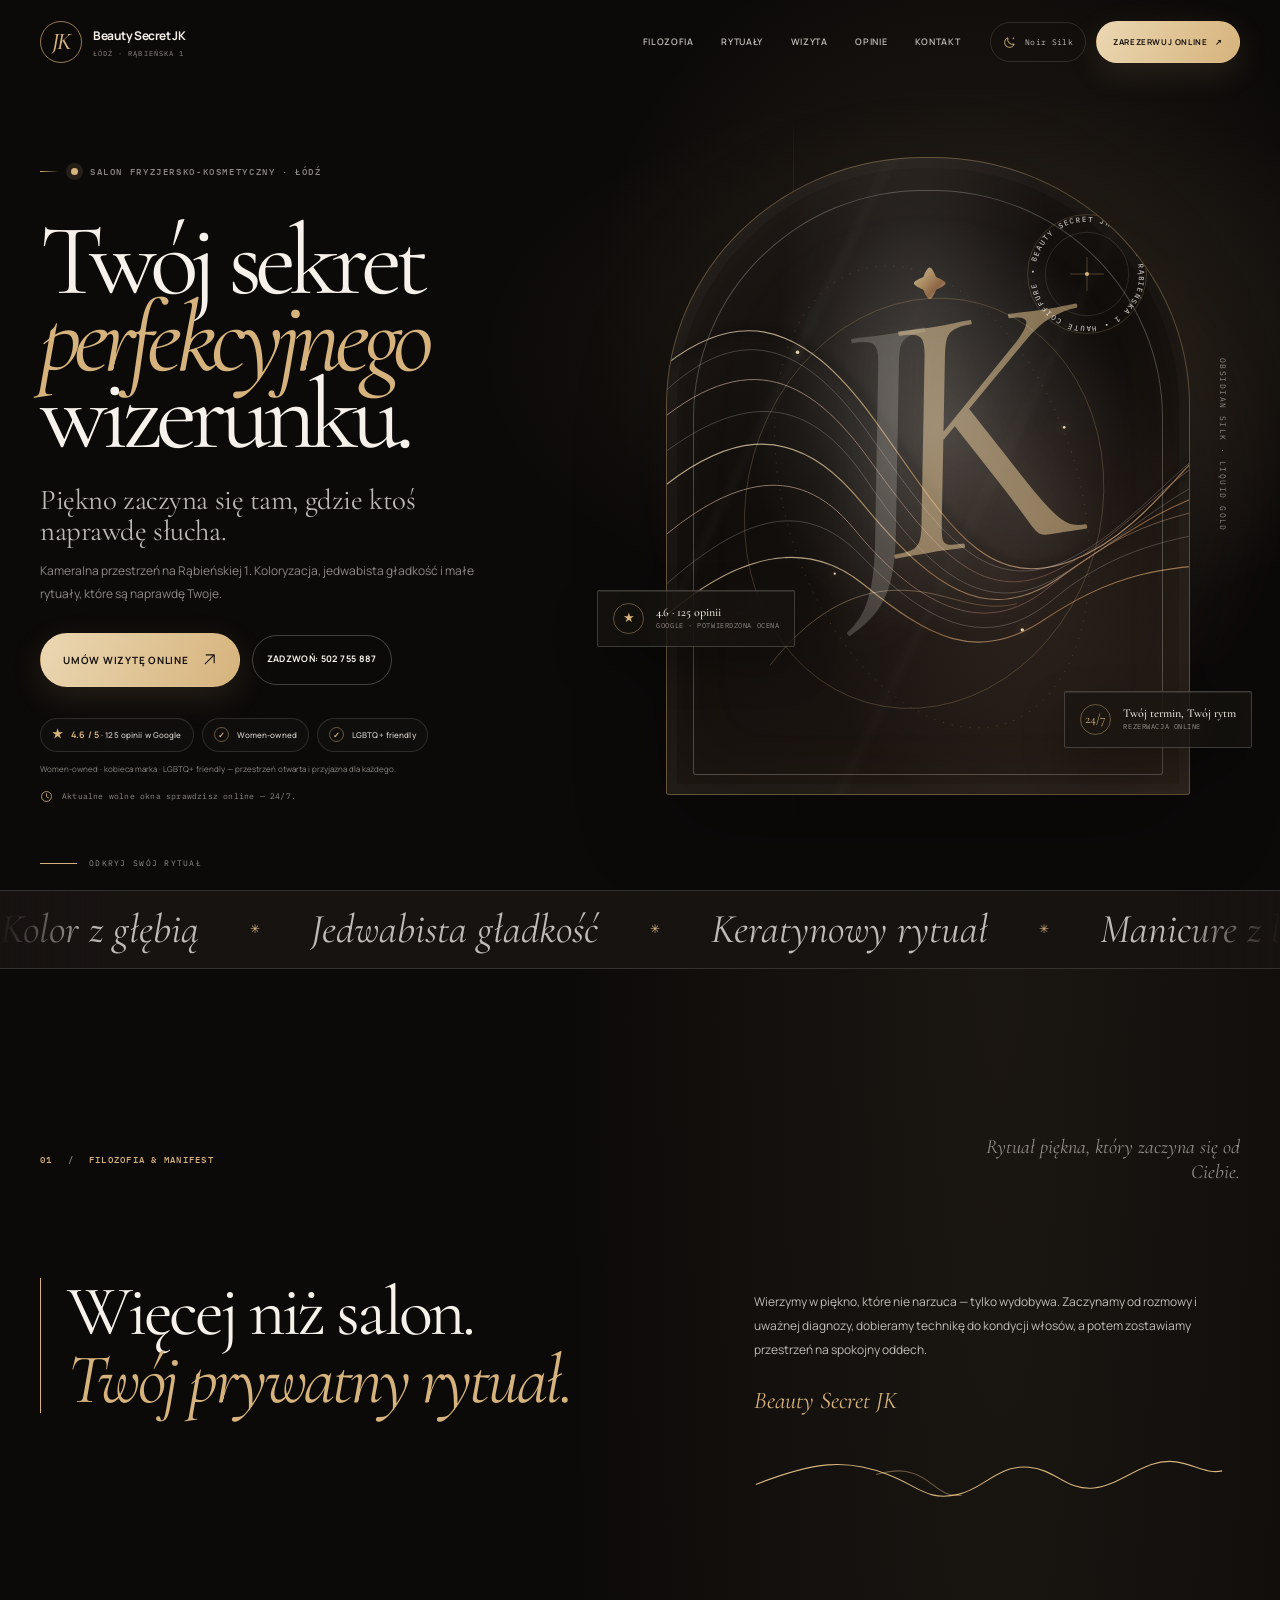
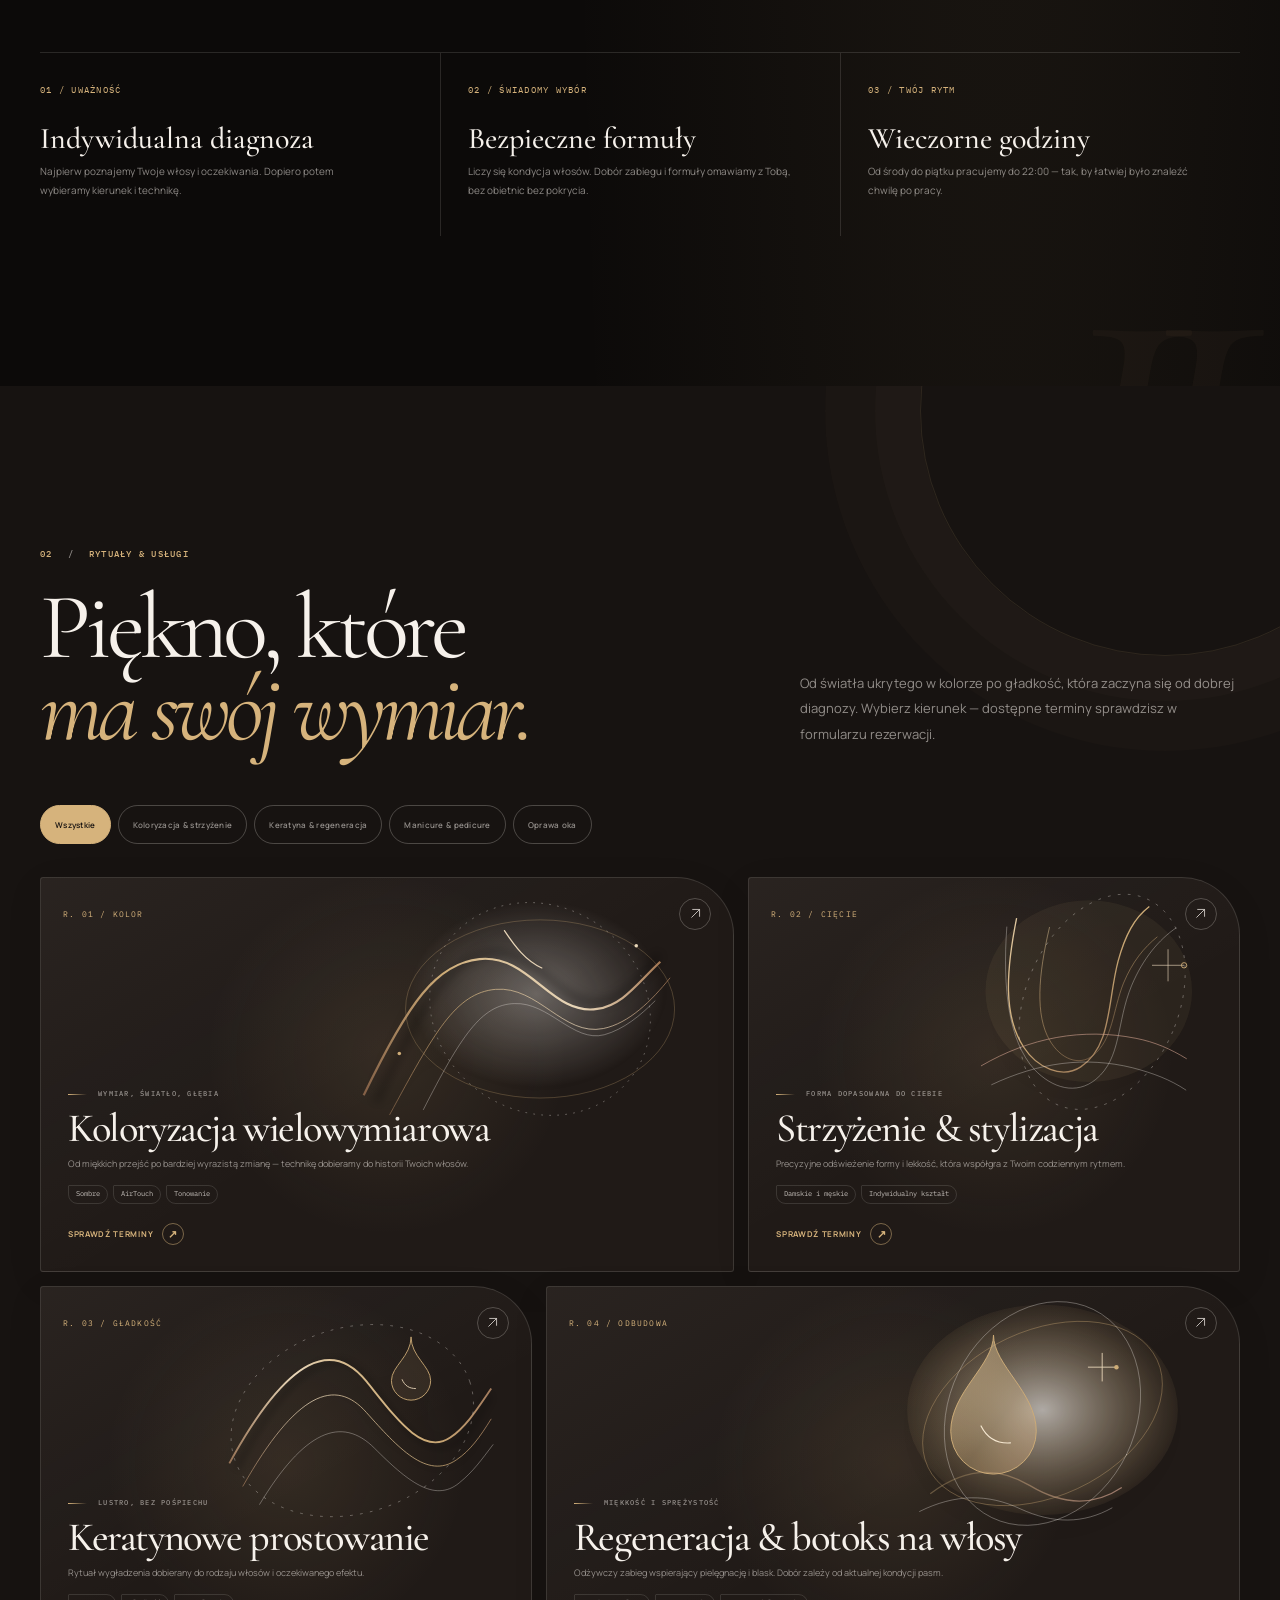
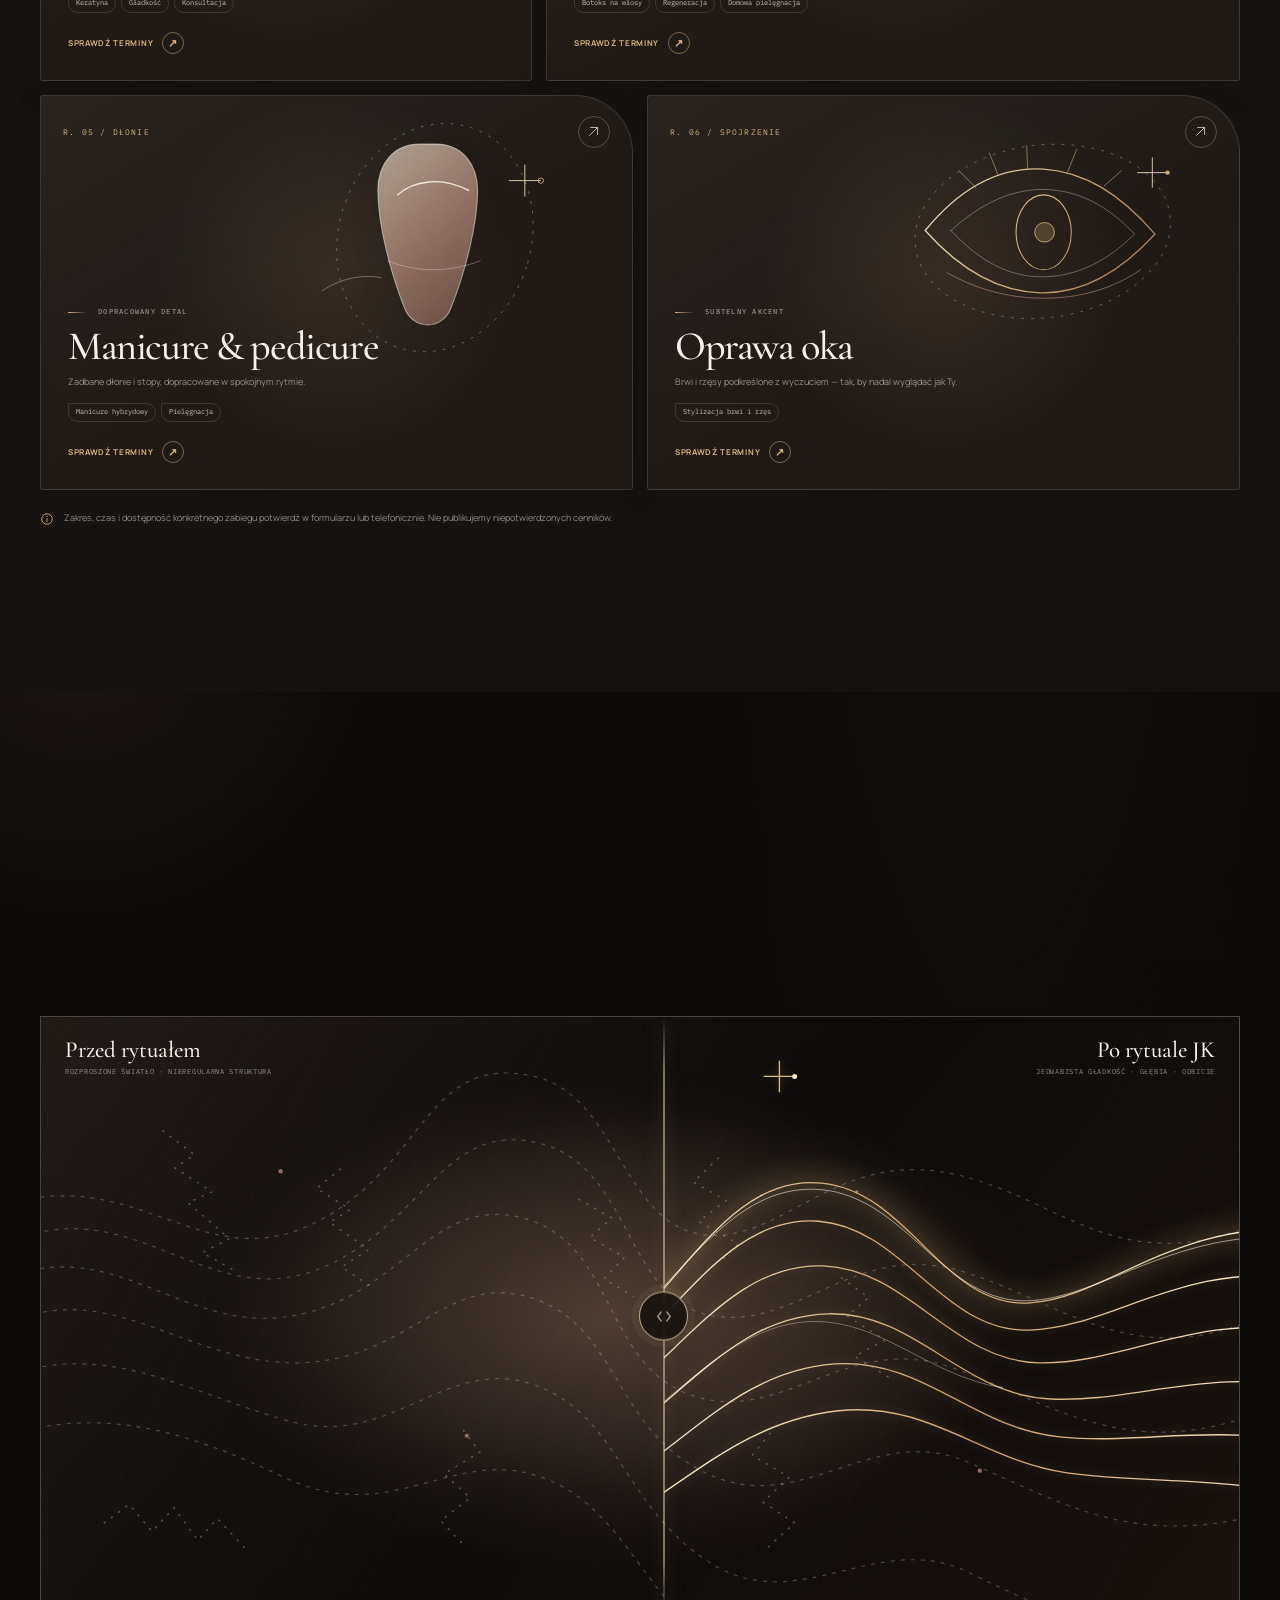
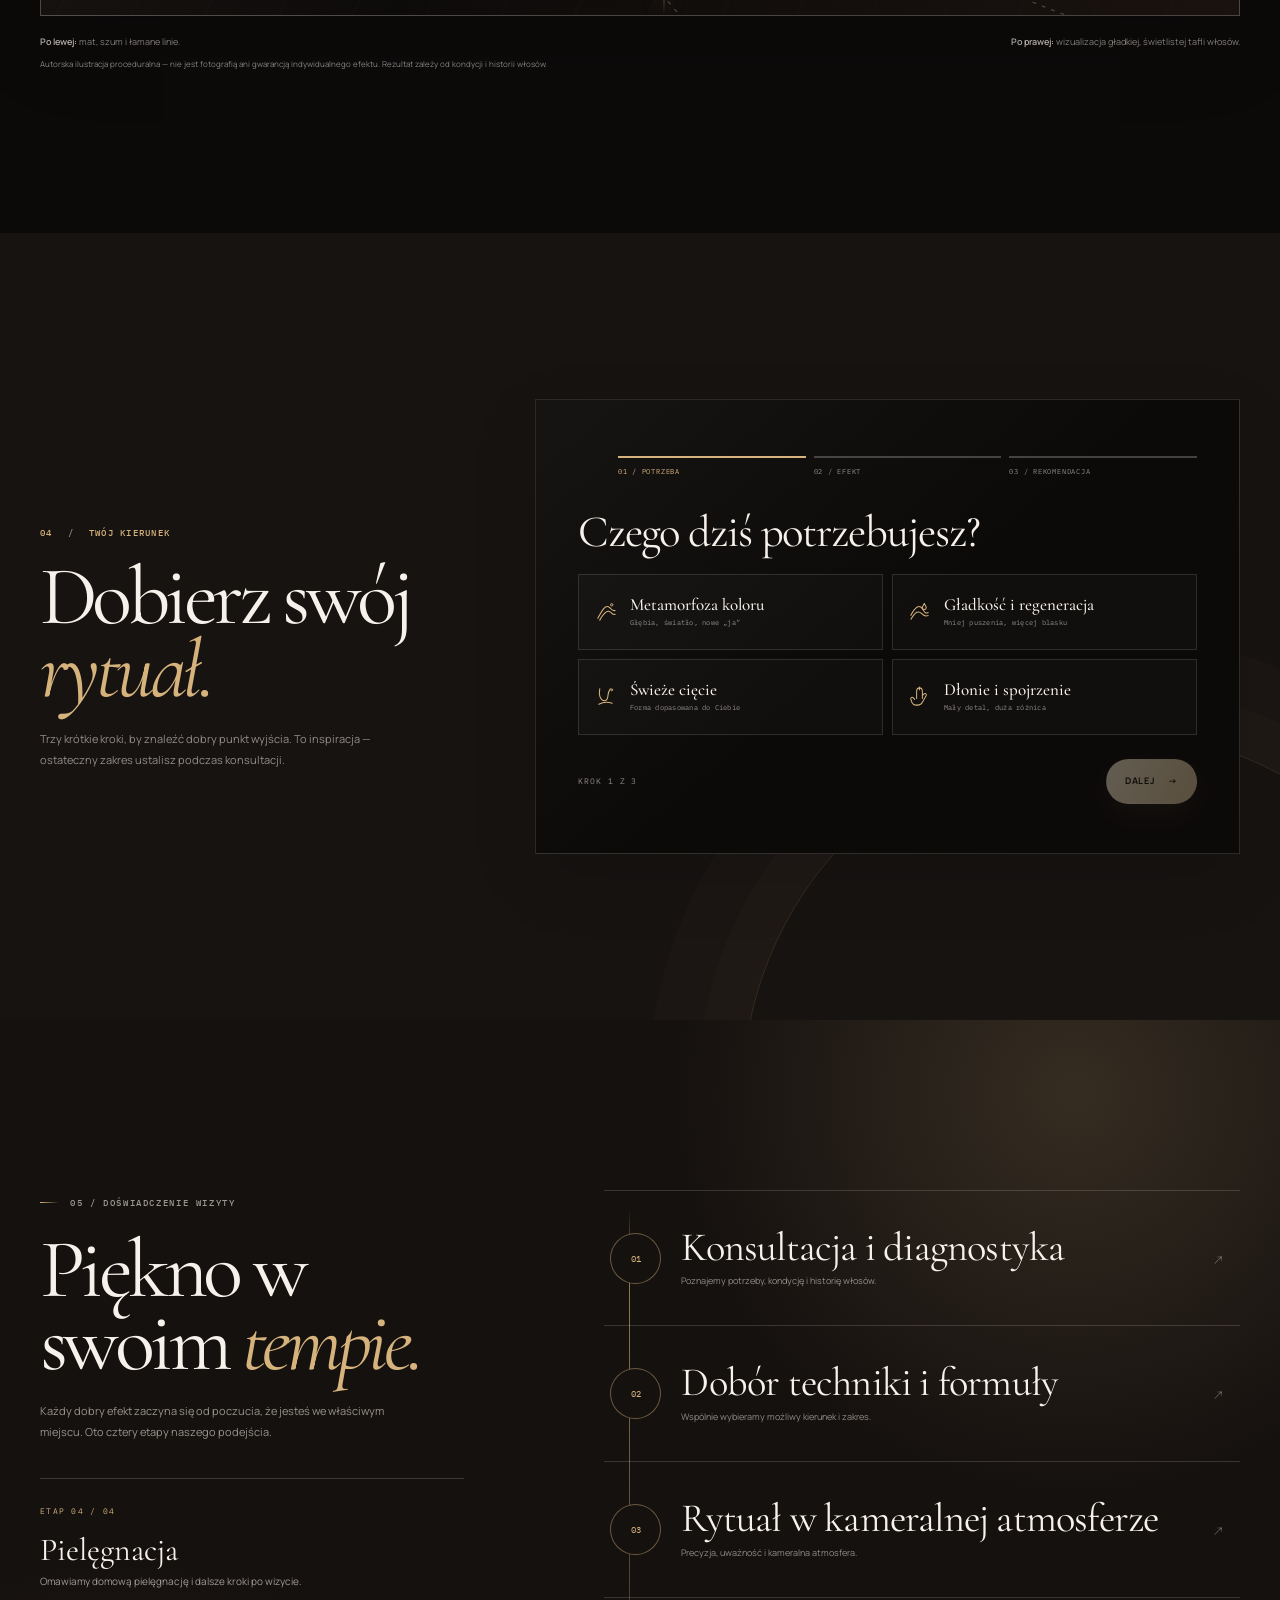
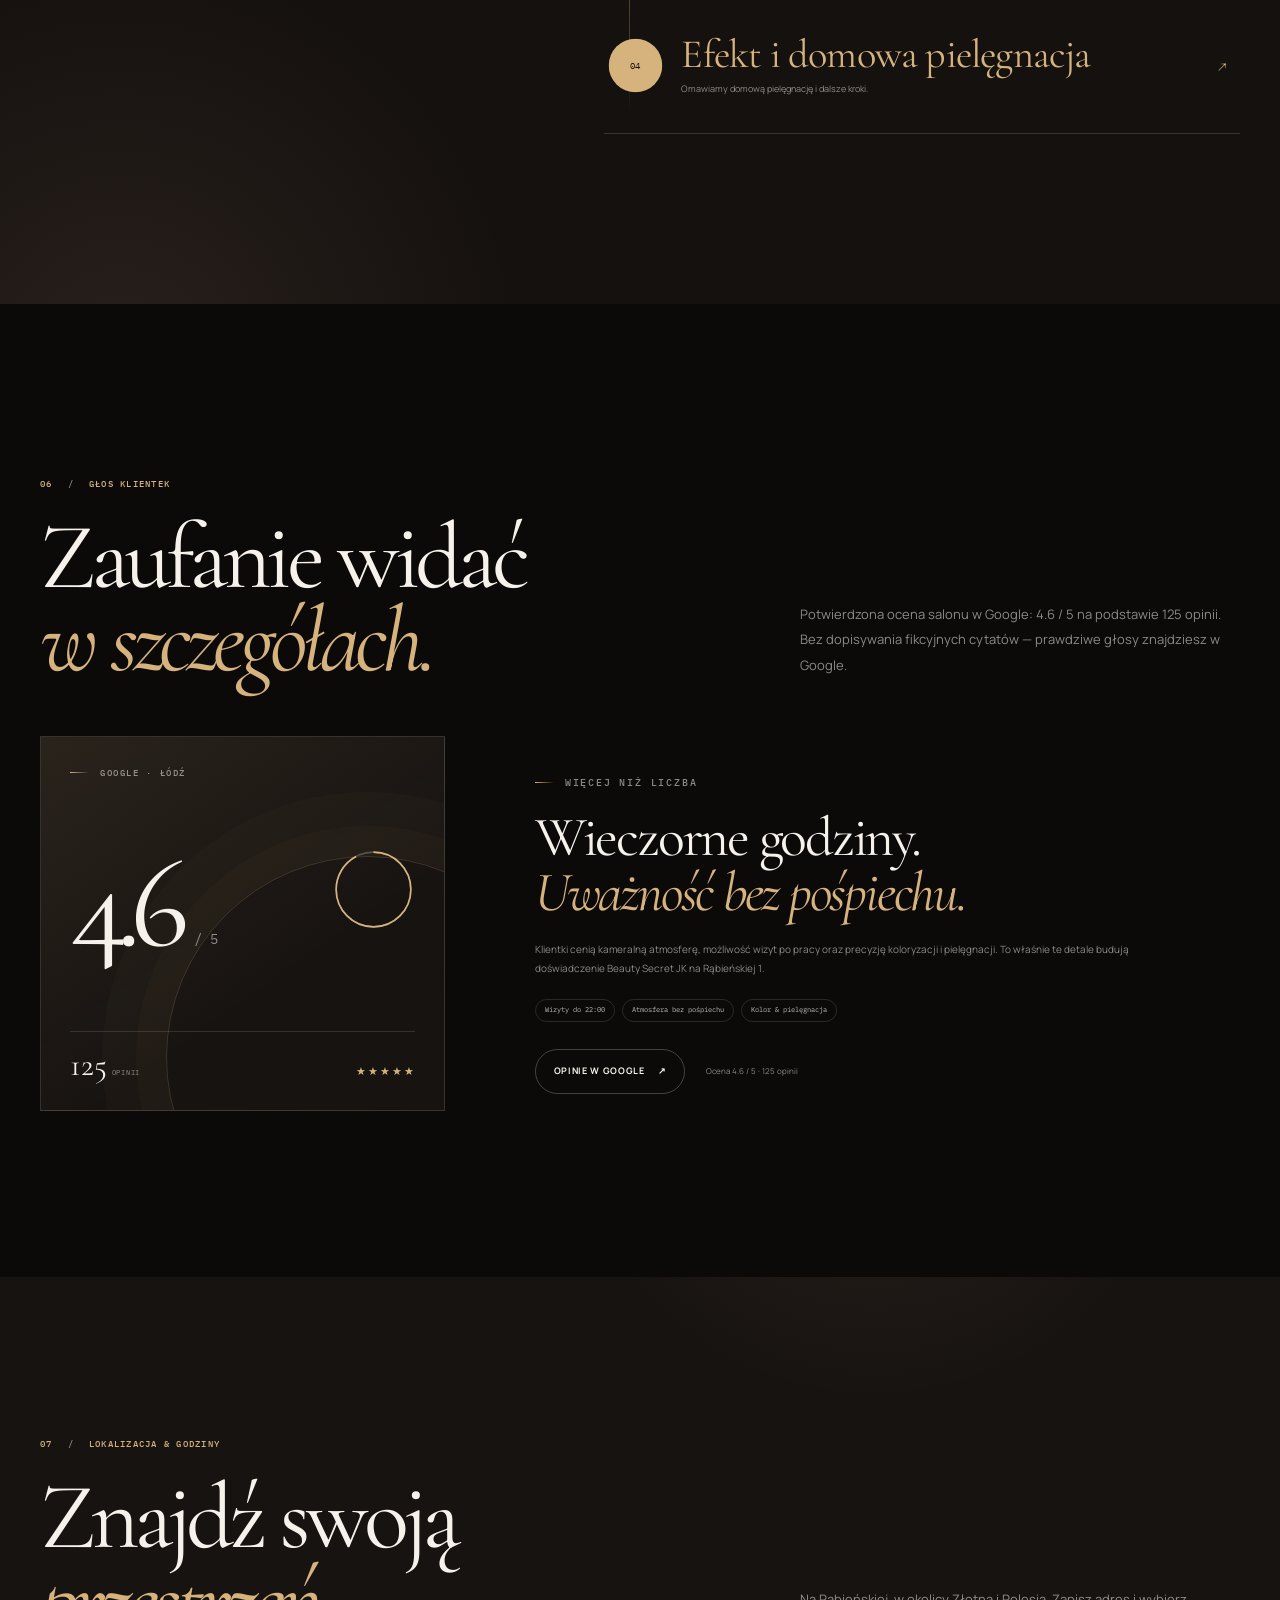
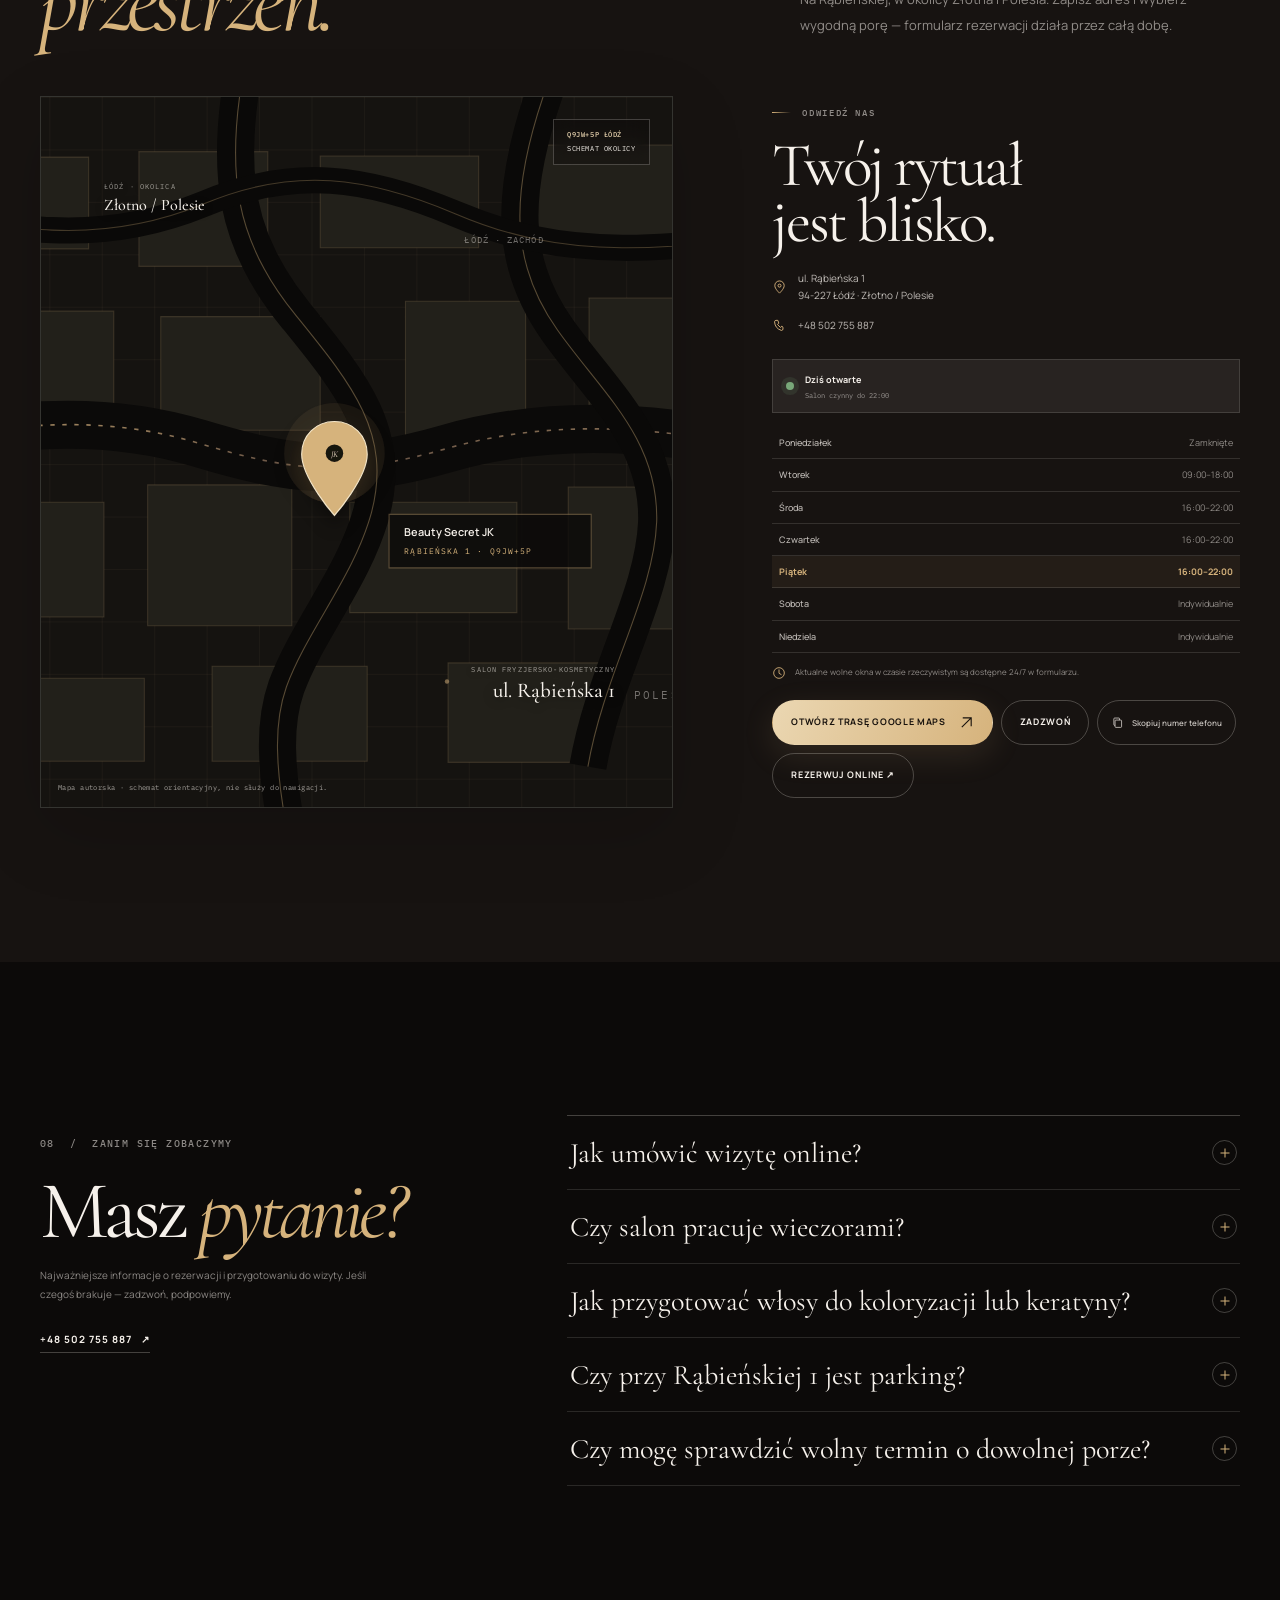
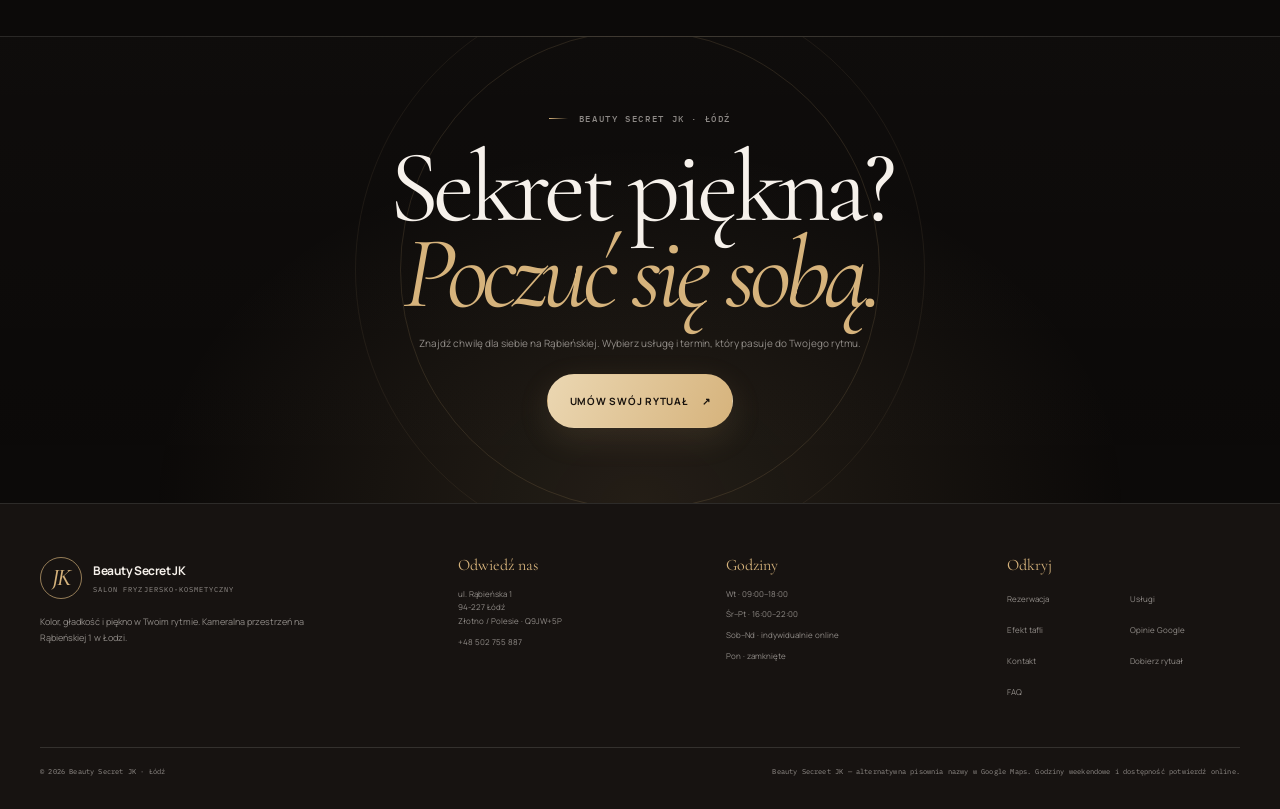
<file: index.html>
<!doctype html>
<html lang="pl" data-theme="noir">
<head>
  <meta charset="utf-8">
  <meta name="viewport" content="width=device-width, initial-scale=1, viewport-fit=cover">
  <meta name="theme-color" content="#0c0a09">
  <meta name="description" content="Beauty Secret JK — kameralny salon fryzjersko-kosmetyczny w Łodzi. Koloryzacja, keratynowe wygładzanie, regeneracja, manicure i oprawa oka. Rąbieńska 1.">
  <meta property="og:type" content="website">
  <meta property="og:title" content="Beauty Secret JK — Twój sekret perfekcyjnego wizerunku">
  <meta property="og:description" content="Salon fryzjersko-kosmetyczny na Rąbieńskiej 1 w Łodzi. Umów swój rytuał piękna online — dostępne terminy 24/7.">
  <meta property="og:locale" content="pl_PL">
<link rel="canonical" href="https://sigmovart-jpg.github.io/beauty-secret-jk/">
<meta property="og:url" content="https://sigmovart-jpg.github.io/beauty-secret-jk/">
  <title>Beauty Secret JK — salon fryzjersko-kosmetyczny w Łodzi</title>
  <link rel="preconnect" href="https://fonts.googleapis.com">
  <link rel="preconnect" href="https://fonts.gstatic.com" crossorigin>
  <link href="https://fonts.googleapis.com/css2?family=Cormorant+Garamond:ital,wght@0,400;0,500;0,600;1,400;1,500&family=Manrope:wght@400;500;600;700&family=IBM+Plex+Mono:wght@400;500&display=swap" rel="stylesheet">
  <script>document.documentElement.classList.add('js');</script>
  <script type="application/ld+json">
  {
    "@context": "https://schema.org",
    "@type": ["HairSalon", "BeautySalon"],
    "name": "Beauty Secret JK",
    "alternateName": ["Beauty Secreet JK"],
    "description": "Salon fryzjersko-kosmetyczny w Łodzi: koloryzacja, strzyżenie, keratynowe wygładzanie i regeneracja włosów, manicure oraz stylizacja brwi i rzęs.",
    "telephone": "+48502755887",
    "address": {
      "@type": "PostalAddress",
      "streetAddress": "ul. Rąbieńska 1",
      "postalCode": "94-227",
      "addressLocality": "Łódź",
      "addressCountry": "PL"
    },
    "areaServed": { "@type": "City", "name": "Łódź" },
    "hasMap": "https://www.google.com/maps/dir/?api=1&destination=R%C4%85bie%C5%84ska+1%2C+94-227+%C5%81%C3%B3d%C5%BA",
    "sameAs": ["https://sigmovart-jpg.github.io/beauty-secret-jk/rezerwacja.html"],
    "aggregateRating": {
      "@type": "AggregateRating",
      "ratingValue": "4.6",
      "bestRating": "5",
      "reviewCount": "125"
    },
    "openingHours": ["Tu 09:00-18:00", "We 16:00-22:00", "Th 16:00-22:00", "Fr 16:00-22:00"],
    "potentialAction": {
      "@type": "BookAction",
      "target": {
        "@type": "EntryPoint",
        "urlTemplate": "https://sigmovart-jpg.github.io/beauty-secret-jk/rezerwacja.html",
        "actionPlatform": [
          "https://schema.org/DesktopWebPlatform",
          "https://schema.org/MobileWebPlatform"
        ]
      }
    }
  }
  </script>
  <style>
    :root {
      color-scheme: dark;
      --bg: #0c0a09;
      --bg-soft: #171311;
      --bg-raised: #201a17;
      --text: #f6f1eb;
      --text-soft: rgba(246, 241, 235, .76);
      --muted: rgba(246, 241, 235, .55);
      --line: rgba(246, 241, 235, .13);
      --line-strong: rgba(246, 241, 235, .24);
      --gold: #d6b37c;
      --gold-text: #d6b37c;
      --gold-soft: #ebd7b2;
      --rose: #cfa08e;
      --glass: rgba(23, 19, 17, .76);
      --glass-card: rgba(246, 241, 235, .075);
      --serif: "Cormorant Garamond", "Iowan Old Style", Georgia, serif;
      --sans: "Manrope", "Avenir Next", Avenir, Arial, sans-serif;
      --mono: "IBM Plex Mono", "SFMono-Regular", Consolas, monospace;
      --container: min(1280px, calc(100% - 80px));
      --header-height: 84px;
      --ease: cubic-bezier(.22, .72, .2, 1);
      --ease-soft: cubic-bezier(.16, 1, .3, 1);
    }
    :root[data-theme="pearl"] {
      color-scheme: light;
      --bg: #f7f3ec;
      --bg-soft: #ede5d8;
      --bg-raised: #e6dccd;
      --text: #1a1512;
      --text-soft: rgba(26, 21, 18, .78);
      --muted: rgba(26, 21, 18, .70);
      --line: rgba(26, 21, 18, .14);
      --line-strong: rgba(26, 21, 18, .27);
      --gold: #a67c46;
      --gold-text: #6b4b23;
      --gold-soft: #c49a63;
      --rose: #b98270;
      --glass: rgba(247, 243, 236, .82);
      --glass-card: rgba(255, 255, 255, .54);
    }
    *, *::before, *::after { box-sizing: border-box; }
    html { scroll-behavior: smooth; scroll-padding-top: calc(var(--header-height) + 22px); }
    body {
      margin: 0;
      overflow-x: hidden;
      background: radial-gradient(ellipse at 78% 6%, rgba(214, 179, 124, .075), transparent 31%), var(--bg);
      color: var(--text);
      font: 400 14px/1.7 var(--sans);
      -webkit-font-smoothing: antialiased;
      text-rendering: optimizeLegibility;
      transition: background-color .4s ease, color .4s ease;
    }
    body::before {
      position: fixed;
      z-index: 1000;
      inset: 0;
      pointer-events: none;
      content: "";
      opacity: .025;
      background-image: url("data:image/svg+xml,%3Csvg viewBox='0 0 180 180' xmlns='http://www.w3.org/2000/svg'%3E%3Cfilter id='n'%3E%3CfeTurbulence type='fractalNoise' baseFrequency='.88' numOctaves='3' stitchTiles='stitch'/%3E%3C/filter%3E%3Crect width='100%25' height='100%25' filter='url(%23n)' opacity='.75'/%3E%3C/svg%3E");
      mix-blend-mode: soft-light;
    }
    img, svg { display: block; max-width: 100%; }
    a { color: inherit; text-decoration: none; }
    button, input { color: inherit; font: inherit; }
    button, a { -webkit-tap-highlight-color: transparent; }
    button { touch-action: manipulation; }
    [hidden] { display: none !important; }
    :focus-visible { outline: 2px solid var(--gold); outline-offset: 4px; }
    ::selection { color: var(--bg); background: var(--gold); }
    .skip-link {
      position: fixed; z-index: 2000; top: 12px; left: 16px; padding: 10px 16px;
      border-radius: 99px; color: var(--bg); background: var(--gold);
      transform: translateY(-160%); transition: transform .25s var(--ease);
    }
    .skip-link:focus { transform: translateY(0); }
    html.theme-switching *, html.theme-switching *::before, html.theme-switching *::after { transition: none !important; }
    .page-progress { position: fixed; z-index: 1200; inset: 0 auto auto 0; width: 0; height: 2px; background: linear-gradient(90deg, var(--rose), var(--gold-soft)); box-shadow: 0 0 14px rgba(214, 179, 124, .48); pointer-events: none; }
    .cursor-glow {
      position: fixed; z-index: 3; top: 0; left: 0; width: 430px; height: 430px; border-radius: 50%;
      opacity: 0; pointer-events: none; transform: translate(-50%, -50%);
      background: radial-gradient(circle, rgba(214, 179, 124, .13), rgba(207, 160, 142, .045) 33%, transparent 68%);
      mix-blend-mode: screen; transition: opacity .3s ease;
    }
    .cursor-glow.is-visible { opacity: .8; }
    .container { width: var(--container); margin-inline: auto; }
    .eyebrow { display: inline-flex; align-items: center; gap: 11px; margin: 0; color: var(--muted); font: 500 9px/1.5 var(--mono); letter-spacing: .18em; text-transform: uppercase; }
    .eyebrow::before { width: 19px; height: 1px; flex: 0 0 auto; content: ""; background: linear-gradient(90deg, var(--gold), transparent); }
    .eyebrow--light { color: rgba(246, 241, 235, .6); }
    .eyebrow--light::before { background: linear-gradient(90deg, var(--gold), transparent); }
    .section-kicker { display: flex; align-items: center; gap: 15px; color: var(--gold-text); font: 500 9px/1 var(--mono); letter-spacing: .14em; text-transform: uppercase; }
    .section-kicker span { color: var(--muted); }
    .section-title { margin: 0; font: 400 clamp(3.2rem, 7.3vw, 7.1rem)/.88 var(--serif); letter-spacing: -.055em; }
    .section-title em { color: var(--gold); font-weight: 400; }
    .section-intro { max-width: 440px; margin: 0; color: var(--muted); font-size: 13px; line-height: 1.95; }
    .section-head { display: flex; align-items: end; justify-content: space-between; gap: 45px; margin-bottom: 54px; }
    .section-head .heading-block { display: grid; gap: 20px; }
    .section-head .section-intro { padding-bottom: 4px; }
    .gold-rule { width: 100%; height: 1px; border: 0; background: linear-gradient(90deg, transparent, var(--gold), rgba(207, 160, 142, .38), transparent); opacity: .62; }
    .button {
      --mag-x: 0px; --mag-y: 0px;
      position: relative; isolation: isolate; display: inline-flex; align-items: center; justify-content: center; gap: 13px;
      min-height: 54px; padding: 0 22px; border: 1px solid transparent; border-radius: 999px;
      font-size: 10px; font-weight: 700; letter-spacing: .075em; line-height: 1.2; text-transform: uppercase;
      cursor: pointer; transform: translate3d(var(--mag-x), var(--mag-y), 0);
      transition: transform .35s var(--ease), color .3s ease, background .3s ease, border-color .3s ease, box-shadow .3s ease;
    }
    .button svg { width: 15px; height: 15px; flex: 0 0 auto; transition: transform .3s var(--ease); }
    .button:hover svg { transform: translate(3px, -3px); }
    .button--gold { color: #18120d; background: linear-gradient(115deg, var(--gold-soft), var(--gold)); box-shadow: 0 10px 32px rgba(214, 179, 124, .13); }
    .button--gold:hover { box-shadow: 0 14px 40px rgba(214, 179, 124, .25); filter: brightness(1.06); }
    .button--ghost { border-color: var(--line-strong); color: var(--text); background: transparent; }
    .button--ghost:hover { border-color: var(--gold); color: var(--gold); background: rgba(214, 179, 124, .055); }
    .button--small { min-height: 45px; padding-inline: 18px; font-size: 9px; }
    .text-link { display: inline-flex; align-items: center; gap: 9px; padding-bottom: 4px; border-bottom: 1px solid var(--line-strong); font-size: 10px; font-weight: 700; letter-spacing: .1em; text-transform: uppercase; transition: color .25s, gap .25s, border-color .25s; }
    .text-link:hover { gap: 14px; border-color: var(--gold); color: var(--gold); }

    /* A brief opening gesture: decorative only, never a loading dependency. */
    .intro-screen { display: none; }
    html.js .intro-screen {
      position: fixed; z-index: 1500; inset: 0; display: grid; place-content: center; justify-items: center; gap: 17px;
      color: var(--text); background: var(--bg); pointer-events: none;
      animation: intro-unveil .8s var(--ease) forwards;
    }
    .intro-screen::before { position: absolute; inset: 0; content: ""; background: radial-gradient(circle at 50% 46%, rgba(214, 179, 124, .12), transparent 25%); }
    .intro-seal { position: relative; display: grid; place-items: center; width: 79px; height: 79px; border: 1px solid rgba(214, 179, 124, .6); border-radius: 50%; color: var(--gold); font: italic 500 38px/.8 var(--serif); letter-spacing: -.08em; text-shadow: 0 0 25px rgba(214, 179, 124, .45); animation: intro-mark .8s var(--ease-soft) both; }
    .intro-seal::before, .intro-seal::after { position: absolute; inset: 5px; border: 1px solid rgba(214, 179, 124, .2); border-radius: inherit; content: ""; }
    .intro-seal::after { inset: -7px; border-color: rgba(214, 179, 124, .13); }
    .intro-caption { position: relative; margin: 0; color: var(--muted); font: 400 8px/1.3 var(--mono); letter-spacing: .24em; text-transform: uppercase; animation: intro-mark .7s .08s both; }
    @keyframes intro-unveil { 0% { opacity: 1; clip-path: inset(0 0 0 0); } 100% { opacity: 0; visibility: hidden; clip-path: inset(0 0 100% 0); } }
    @keyframes intro-mark { 0% { opacity: 0; transform: scale(.78); } 65% { opacity: 1; transform: scale(1.06); } 100% { opacity: 1; transform: scale(1); } }

    /* Navigation */
    .site-header { position: fixed; z-index: 110; inset: 0 0 auto; border-bottom: 1px solid transparent; background: transparent; transition: background .35s ease, border-color .35s ease, box-shadow .35s ease; }
    .site-header.is-scrolled { border-color: var(--line); background: var(--glass); box-shadow: 0 10px 36px rgba(0, 0, 0, .08); backdrop-filter: blur(18px) saturate(1.14); -webkit-backdrop-filter: blur(18px) saturate(1.14); }
    .header-inner { display: flex; align-items: center; gap: clamp(17px, 2.3vw, 34px); width: var(--container); min-height: var(--header-height); margin-inline: auto; }
    .brand { display: inline-flex; align-items: center; gap: 11px; flex: 0 0 auto; }
    .brand-mark { display: grid; place-items: center; width: 42px; height: 42px; border: 1px solid rgba(214, 179, 124, .66); border-radius: 50%; color: var(--gold); font: italic 500 24px/.8 var(--serif); letter-spacing: -.09em; }
    .brand-type { display: grid; gap: 4px; }
    .brand-type strong { font-size: 12px; font-weight: 700; letter-spacing: -.035em; }
    .brand-type small { color: var(--muted); font: 400 7px/1.2 var(--mono); letter-spacing: .15em; text-transform: uppercase; }
    .desktop-nav { display: flex; align-items: center; justify-content: center; gap: clamp(15px, 2.15vw, 31px); margin-left: auto; }
    .desktop-nav a { position: relative; padding: 11px 0; color: var(--text-soft); font-size: 9px; font-weight: 600; letter-spacing: .075em; text-transform: uppercase; transition: color .25s ease; }
    .desktop-nav a::after { position: absolute; right: 0; bottom: 4px; left: 0; height: 1px; content: ""; background: var(--gold); transform: scaleX(0); transform-origin: left; transition: transform .28s var(--ease); }
    .desktop-nav a:hover, .desktop-nav a[aria-current="location"] { color: var(--gold); }
    .desktop-nav a:hover::after, .desktop-nav a[aria-current="location"]::after { transform: scaleX(1); }
    .header-actions { display: flex; align-items: center; gap: 10px; flex: 0 0 auto; }
    .theme-toggle { display: inline-flex; align-items: center; gap: 8px; min-height: 40px; padding: 0 12px; border: 1px solid var(--line); border-radius: 99px; color: var(--text-soft); background: transparent; font: 400 8px/1 var(--mono); letter-spacing: .045em; cursor: pointer; transition: border-color .25s, color .25s, background .25s; }
    .theme-toggle:hover { border-color: var(--gold); color: var(--gold); }
    .theme-toggle svg { width: 14px; height: 14px; color: var(--gold); }
    .header-book { min-height: 42px; gap: 8px; padding-inline: 16px; font-size: 8px; }
    .menu-toggle { display: none; place-items: center; width: 42px; height: 42px; padding: 0; border: 1px solid var(--line-strong); border-radius: 50%; color: var(--text); background: transparent; cursor: pointer; }
    .menu-lines, .menu-lines::before, .menu-lines::after { display: block; width: 16px; height: 1px; background: currentColor; transition: transform .3s var(--ease), top .3s var(--ease), background .2s; }
    .menu-lines { position: relative; }
    .menu-lines::before, .menu-lines::after { position: absolute; left: 0; content: ""; }
    .menu-lines::before { top: -5px; }
    .menu-lines::after { top: 5px; }
    .menu-toggle[aria-expanded="true"] .menu-lines { background: transparent; }
    .menu-toggle[aria-expanded="true"] .menu-lines::before { top: 0; transform: rotate(45deg); }
    .menu-toggle[aria-expanded="true"] .menu-lines::after { top: 0; transform: rotate(-45deg); }
    .mobile-menu { display: none; }

    /* 01 — Hero: silk waves, a rotating seal and the JK monogram. */
    .hero { position: relative; min-height: min(890px, 100svh); overflow: hidden; isolation: isolate; background: radial-gradient(ellipse at 76% 40%, rgba(214, 179, 124, .09), transparent 36%), var(--bg); }
    .hero::before { position: absolute; z-index: -1; inset: 0; content: ""; background: radial-gradient(530px circle at var(--pointer-x, 76%) var(--pointer-y, 34%), rgba(214, 179, 124, .105), transparent 72%); pointer-events: none; transition: background .12s linear; }
    .hero::after { position: absolute; z-index: -1; top: 13%; right: 38%; bottom: 8%; width: 1px; content: ""; background: linear-gradient(transparent, var(--line) 18%, var(--line) 82%, transparent); }
    .hero-inner { position: relative; display: grid; grid-template-columns: .91fr 1.09fr; align-items: center; gap: clamp(26px, 4.3vw, 70px); width: var(--container); min-height: min(890px, 100svh); margin-inline: auto; padding-top: calc(var(--header-height) + 25px); padding-bottom: 54px; }
    .hero-copy { position: relative; z-index: 4; padding: 25px 0 12px; }
    .hero-copy > * { animation: hero-rise .85s var(--ease-soft) both; animation-delay: calc(var(--hero-order, 0) * 95ms + 100ms); }
    .hero-copy > :nth-child(1) { --hero-order: 0; }
    .hero-copy > :nth-child(2) { --hero-order: 1; }
    .hero-copy > :nth-child(3) { --hero-order: 2; }
    .hero-copy > :nth-child(4) { --hero-order: 3; }
    .hero-copy > :nth-child(5) { --hero-order: 4; }
    .hero-copy > :nth-child(6) { --hero-order: 5; }
    .hero-copy > :nth-child(7) { --hero-order: 6; }
    .hero-copy > :nth-child(8) { --hero-order: 7; }
    @keyframes hero-rise { from { opacity: 0; transform: translateY(22px); } to { opacity: 1; transform: translateY(0); } }
    .hero-kicker { display: inline-flex; align-items: center; gap: 12px; margin-bottom: clamp(28px, 5vh, 46px); }
    .hero-kicker .live-dot { width: 7px; height: 7px; border-radius: 50%; background: var(--gold); box-shadow: 0 0 0 5px rgba(214, 179, 124, .12); animation: dot-breathe 2.5s ease-in-out infinite; }
    @keyframes dot-breathe { 50% { box-shadow: 0 0 0 10px rgba(214, 179, 124, 0); } }
    .hero h1 { display: grid; margin: 0; font: 400 clamp(4.3rem, 7.9vw, 8.1rem)/.76 var(--serif); letter-spacing: -.068em; }
    .hero h1 .line { display: block; }
    .hero h1 em { color: var(--gold); font-weight: 400; }
    .hero-lede { max-width: 440px; margin: 30px 0 0; color: var(--text-soft); font: 400 clamp(1.45rem, 2.25vw, 2.05rem)/1.08 var(--serif); letter-spacing: -.015em; }
    .hero-description { max-width: 435px; margin: 14px 0 0; color: var(--muted); font-size: 12px; line-height: 1.9; }
    .hero-actions { display: flex; flex-wrap: wrap; align-items: center; gap: 12px; margin-top: 27px; }
    .hero-phone { min-height: 50px; padding-inline: 14px; font-size: 9px; letter-spacing: .04em; }
    .hero-proof { display: flex; flex-wrap: wrap; align-items: center; gap: 8px; margin: 31px 0 0; padding: 0; list-style: none; }
    .proof-pill { display: inline-flex; align-items: center; gap: 8px; min-height: 34px; padding: 0 11px; border: 1px solid var(--line); border-radius: 99px; color: var(--text-soft); background: rgba(255, 255, 255, .018); font-size: 8px; font-weight: 600; letter-spacing: .015em; }
    .proof-pill strong { color: var(--gold-text); font-size: 9px; }
    .proof-star { color: var(--gold); font-size: 12px; }
    .proof-check { display: grid; place-items: center; width: 15px; height: 15px; border: 1px solid rgba(214, 179, 124, .44); border-radius: 50%; color: var(--gold); font-size: 8px; }
    .hero-booksy-note { display: flex; align-items: center; gap: 9px; margin: 15px 0 0; color: var(--muted); font: 400 8px/1.6 var(--mono); letter-spacing: .025em; }
    .hero-booksy-note svg { width: 13px; height: 13px; flex: 0 0 auto; color: var(--gold); }
    .hero-inclusion-note { max-width: 460px; margin: 10px 0 0; color: var(--muted); font-size: 8px; line-height: 1.65; }
    .hero-visual { --tilt-x: 0deg; --tilt-y: 0deg; position: relative; justify-self: end; width: min(100%, 665px); aspect-ratio: .93; max-height: 720px; animation: hero-art-in 1s var(--ease-soft) .18s both; transform: perspective(1200px) rotateX(var(--tilt-y)) rotateY(var(--tilt-x)); transition: transform .25s ease; }
    @keyframes hero-art-in { from { opacity: 0; transform: perspective(1200px) translateY(28px) scale(.97); } to { opacity: 1; transform: perspective(1200px) translateY(0) scale(1) rotateX(var(--tilt-y)) rotateY(var(--tilt-x)); } }
    .hero-visual-glow { position: absolute; inset: 5% -9% 2% 3%; border-radius: 50%; background: radial-gradient(ellipse, rgba(214, 179, 124, .18), rgba(207, 160, 142, .09) 38%, transparent 69%); filter: blur(24px); }
    .hero-arch { position: absolute; z-index: 1; inset: 3% 8% 2%; overflow: hidden; border: 1px solid rgba(214, 179, 124, .38); border-radius: 49% 49% 3px 3px / 39% 39% 3px 3px; background: radial-gradient(ellipse at 48% 22%, rgba(246, 241, 235, .105), transparent 36%), radial-gradient(ellipse at 65% 65%, rgba(207, 160, 142, .105), transparent 42%), linear-gradient(146deg, #201a17 0%, #100d0b 43%, #241b15 100%); box-shadow: 0 32px 90px rgba(0, 0, 0, .28), inset 0 0 0 10px rgba(246, 241, 235, .018), inset 0 0 90px rgba(214, 179, 124, .045); }
    :root[data-theme="pearl"] .hero-arch { background: radial-gradient(ellipse at 47% 20%, rgba(255, 255, 255, .82), transparent 38%), radial-gradient(ellipse at 68% 63%, rgba(207, 160, 142, .20), transparent 43%), linear-gradient(145deg, #e9dece 0%, #cdb89c 48%, #f2eadf 100%); box-shadow: 0 32px 90px rgba(74, 54, 34, .13), inset 0 0 0 10px rgba(255, 255, 255, .12); }
    .hero-arch::before { position: absolute; z-index: 7; inset: 5% 5% 3%; border: 1px solid rgba(246, 241, 235, .24); border-radius: inherit; content: ""; pointer-events: none; }
    :root[data-theme="pearl"] .hero-arch::before { border-color: rgba(26, 21, 18, .18); }
    .hero-arch::after { position: absolute; z-index: 6; inset: 0; content: ""; opacity: .22; pointer-events: none; background: linear-gradient(116deg, transparent 26%, rgba(255, 255, 255, .08) 27%, transparent 28% 57%, rgba(255, 255, 255, .055) 58%, transparent 59%); mix-blend-mode: screen; }
    .hero-svg { position: absolute; z-index: 2; inset: 4% 0 0; width: 100%; height: 96%; overflow: visible; }
    .hero-svg .silk-line { fill: none; stroke-linecap: round; stroke-linejoin: round; vector-effect: non-scaling-stroke; }
    .hero-svg .silk-main { stroke: url(#hero-gold); stroke-width: 1.15; opacity: .74; stroke-dasharray: 1150; stroke-dashoffset: 0; animation: silk-travel 18s linear infinite; }
    .hero-svg .silk-fine { stroke: rgba(246, 241, 235, .45); stroke-width: .7; opacity: .68; }
    .hero-svg .silk-rose { stroke: url(#hero-rose); stroke-width: 1; opacity: .58; animation: silk-drift 12s ease-in-out infinite alternate; }
    .hero-svg .silk-shadow { stroke: rgba(0, 0, 0, .34); stroke-width: 8; filter: blur(5px); opacity: .45; }
    .hero-svg .halo { fill: none; stroke: rgba(214, 179, 124, .3); stroke-width: .8; vector-effect: non-scaling-stroke; }
    .hero-svg .spark { fill: var(--gold-soft); filter: drop-shadow(0 0 6px rgba(214, 179, 124, .9)); transform-box: fill-box; transform-origin: center; animation: spark-pulse 3.8s ease-in-out infinite alternate; }
    @keyframes silk-travel { to { stroke-dashoffset: -1150; } }
    @keyframes silk-drift { to { transform: translate3d(-10px, 9px, 0); opacity: .85; } }
    @keyframes spark-pulse { to { opacity: .48; transform: scale(.68); } }
    .hero-monogram { position: absolute; z-index: 3; top: 44%; left: 52%; color: rgba(246, 241, 235, .19); font: italic 400 clamp(14rem, 28vw, 24rem)/.62 var(--serif); letter-spacing: -.15em; white-space: nowrap; transform: translate(-54%, -50%) rotate(-9deg); user-select: none; text-shadow: 0 0 50px rgba(246, 241, 235, .09); mix-blend-mode: screen; }
    :root[data-theme="pearl"] .hero-monogram { color: rgba(26, 21, 18, .12); mix-blend-mode: multiply; }
    .hero-monogram span { color: rgba(214, 179, 124, .56); }
    .seal-orbit { position: absolute; z-index: 4; top: 7%; right: 6%; width: 142px; height: 142px; overflow: visible; animation: seal-float 7.5s ease-in-out infinite; }
    .seal-orbit .seal-spin { transform-box: fill-box; transform-origin: center; animation: seal-turn 36s linear infinite; }
    .seal-orbit text { fill: var(--text-soft); font: 500 8.3px var(--mono); letter-spacing: 2.15px; }
    .seal-orbit .seal-star { fill: var(--gold); font-size: 12px; }
    @keyframes seal-turn { to { transform: rotate(360deg); } }
    @keyframes seal-float { 50% { transform: translateY(-8px) rotate(2deg); } }
    .floating-card { position: absolute; z-index: 8; display: flex; align-items: center; gap: 12px; padding: 12px 15px; border: 1px solid rgba(246, 241, 235, .19); border-radius: 2px; color: var(--text); background: rgba(24, 20, 17, .65); box-shadow: 0 18px 45px rgba(0, 0, 0, .23), inset 0 1px 0 rgba(255, 255, 255, .09); backdrop-filter: blur(16px) saturate(1.3); -webkit-backdrop-filter: blur(16px) saturate(1.3); animation: card-float 6s ease-in-out infinite; }
    :root[data-theme="pearl"] .floating-card { border-color: rgba(26, 21, 18, .14); color: var(--text); background: rgba(247, 243, 236, .76); box-shadow: 0 18px 45px rgba(74, 54, 34, .12), inset 0 1px 0 rgba(255, 255, 255, .62); }
    .floating-card--rating { left: -3%; bottom: 24%; }
    .floating-card--booking { right: -2%; bottom: 9%; animation-delay: -2.4s; }
    .floating-icon { display: grid; place-items: center; width: 31px; height: 31px; border: 1px solid rgba(214, 179, 124, .4); border-radius: 50%; color: var(--gold); font: 400 13px/1 var(--serif); }
    .floating-copy { display: grid; gap: 3px; }
    .floating-copy strong { font: 500 12px/1 var(--serif); }
    .floating-copy small { color: var(--muted); font: 400 7px/1.3 var(--mono); letter-spacing: .08em; text-transform: uppercase; }
    @keyframes card-float { 50% { transform: translateY(-8px); } }
    .hero-side-note { position: absolute; top: 33%; right: 2%; color: var(--muted); font: 400 8px/1.4 var(--mono); letter-spacing: .18em; writing-mode: vertical-rl; text-transform: uppercase; }
    .scroll-cue { position: absolute; z-index: 4; bottom: 23px; left: max(40px, calc((100vw - 1280px) / 2)); display: inline-flex; align-items: center; gap: 12px; color: var(--muted); font: 400 8px/1 var(--mono); letter-spacing: .16em; text-transform: uppercase; }
    .scroll-cue::before { width: 37px; height: 1px; content: ""; background: var(--gold); transform-origin: left; animation: cue-pulse 2.3s var(--ease) infinite; }
    @keyframes cue-pulse { 50% { transform: scaleX(.45); } }

    /* Editorial infinite ticker */
    .marquee { position: relative; z-index: 2; overflow: hidden; padding: 18px 0; border-top: 1px solid var(--line); border-bottom: 1px solid var(--line); background: var(--bg-soft); }
    .marquee::before, .marquee::after { position: absolute; z-index: 2; top: 0; bottom: 0; width: 8%; content: ""; pointer-events: none; }
    .marquee::before { left: 0; background: linear-gradient(90deg, var(--bg-soft), transparent); }
    .marquee::after { right: 0; background: linear-gradient(270deg, var(--bg-soft), transparent); }
    .marquee-track { display: flex; width: max-content; animation: marquee-roll var(--marquee-duration, 44s) linear infinite; will-change: transform; }
    .marquee-set { display: flex; align-items: center; gap: clamp(25px, 4vw, 58px); padding-right: clamp(25px, 4vw, 58px); white-space: nowrap; }
    .marquee-item { display: inline-flex; align-items: center; gap: clamp(25px, 4vw, 58px); color: var(--text-soft); font: italic 400 clamp(1.6rem, 3.2vw, 3rem)/1 var(--serif); }
    .marquee-item i { color: var(--gold); font: 400 12px/1 var(--mono); font-style: normal; }
    @keyframes marquee-roll { to { transform: translateX(-50%); } }

    /* 02 — Manifest and values */
    .manifest { position: relative; overflow: hidden; padding: clamp(102px, 13vw, 170px) 0 clamp(95px, 12vw, 150px); }
    .manifest::after { position: absolute; right: -4%; bottom: -24%; content: "JK"; color: rgba(214, 179, 124, .035); font: italic 400 37vw/.65 var(--serif); letter-spacing: -.13em; pointer-events: none; }
    .manifest-top { display: flex; align-items: center; justify-content: space-between; gap: 30px; margin-bottom: clamp(48px, 7.5vw, 94px); }
    .manifest-top p:last-child { max-width: 300px; margin: 0; color: var(--muted); font: italic 400 20px/1.22 var(--serif); text-align: right; }
    .manifest-grid { position: relative; z-index: 1; display: grid; grid-template-columns: 1fr .83fr; align-items: start; gap: clamp(48px, 10vw, 150px); }
    .manifest-quote { position: relative; max-width: 740px; margin: 0; padding-left: 26px; border-left: 1px solid var(--gold); font: 400 clamp(2.9rem, 5.5vw, 5.75rem)/.96 var(--serif); letter-spacing: -.045em; }
    .manifest-quote em { color: var(--gold); font-weight: 400; }
    .manifest-copy { padding-top: 12px; }
    .manifest-copy p { margin: 0; color: var(--text-soft); font-size: 12px; line-height: 2; }
    .manifest-copy .signature { margin-top: 27px; color: var(--gold); font: italic 400 24px/1 var(--serif); }
    .manifest-thread { display: block; width: min(100%, 470px); height: 73px; margin-top: 25px; overflow: visible; }
    .manifest-thread path { fill: none; stroke: var(--gold); stroke-width: 1.1; stroke-dasharray: 640; stroke-dashoffset: 640; transition: stroke-dashoffset 1.7s var(--ease); vector-effect: non-scaling-stroke; }
    .is-visible .manifest-thread path { stroke-dashoffset: 0; }
    .values-grid { position: relative; z-index: 1; display: grid; grid-template-columns: repeat(3, 1fr); margin-top: clamp(72px, 11vw, 142px); border-top: 1px solid var(--line); }
    .value-item { min-height: 183px; padding: 23px 26px 18px 0; }
    .value-item + .value-item { padding-left: 27px; border-left: 1px solid var(--line); }
    .value-index { color: var(--gold-text); font: 400 9px/1 var(--mono); letter-spacing: .14em; }
    .value-item h3 { margin: 24px 0 8px; font: 500 30px/1 var(--serif); }
    .value-item p { max-width: 330px; margin: 0; color: var(--muted); font-size: 10px; line-height: 1.9; }

    /* 03 — Service bento */
    .services { position: relative; overflow: hidden; padding: clamp(96px, 12vw, 158px) 0 clamp(100px, 13vw, 170px); background: var(--bg-soft); }
    .services::before { position: absolute; top: -220px; right: -130px; width: 490px; aspect-ratio: 1; border: 1px solid rgba(214, 179, 124, .12); border-radius: 50%; box-shadow: 0 0 0 45px rgba(214, 179, 124, .022), 0 0 0 95px rgba(214, 179, 124, .016); content: ""; pointer-events: none; }
    .services-head { position: relative; z-index: 1; }
    .service-filters { position: relative; z-index: 1; display: flex; gap: 7px; margin: 0 0 25px; padding: 0 0 8px; overflow-x: auto; scrollbar-width: none; }
    .service-filters::-webkit-scrollbar { display: none; }
    .filter-button { flex: 0 0 auto; min-height: 39px; padding: 0 14px; border: 1px solid var(--line-strong); border-radius: 99px; color: var(--muted); background: transparent; font-size: 8px; font-weight: 600; letter-spacing: .035em; cursor: pointer; transition: color .25s, background .25s, border-color .25s; }
    .filter-button:hover, .filter-button[aria-pressed="true"] { border-color: var(--gold); color: #1a1512; background: var(--gold); }
    .service-grid { position: relative; z-index: 1; display: grid; grid-template-columns: repeat(12, minmax(0, 1fr)); gap: 14px; }
    .service-card {
      --mouse-x: 50%; --mouse-y: 45%; --rx: 0deg; --ry: 0deg; --lift: 0px;
      position: relative; display: flex; flex-direction: column; justify-content: flex-end; min-height: 395px; padding: 27px 27px 26px;
      overflow: hidden; border: 1px solid var(--line); border-radius: 3px 58px 3px 3px;
      background: radial-gradient(240px circle at var(--mouse-x) var(--mouse-y), rgba(214, 179, 124, .11), transparent 75%), linear-gradient(150deg, rgba(246, 241, 235, .045), transparent 54%), var(--bg-raised);
      box-shadow: 0 10px 38px rgba(0, 0, 0, .07); transform: perspective(1200px) rotateX(var(--rx)) rotateY(var(--ry)) translateY(var(--lift));
      transform-style: preserve-3d; transition: transform .4s var(--ease), border-color .35s, box-shadow .4s, opacity .25s;
    }
    .service-card[data-size="wide"] { grid-column: span 7; }
    .service-card[data-size="narrow"] { grid-column: span 5; }
    .service-card[data-size="half"] { grid-column: span 6; }
    .service-card:hover { --lift: -5px; border-color: rgba(214, 179, 124, .53); box-shadow: 0 22px 58px rgba(0, 0, 0, .16); }
    .service-card::before { position: absolute; z-index: 4; inset: 0; padding: 1px; border-radius: inherit; content: ""; opacity: 0; pointer-events: none; background: radial-gradient(230px circle at var(--mouse-x) var(--mouse-y), rgba(235, 215, 178, .95), transparent 75%); -webkit-mask: linear-gradient(#000 0 0) content-box, linear-gradient(#000 0 0); -webkit-mask-composite: xor; mask-composite: exclude; transition: opacity .3s; }
    .service-card:hover::before, .service-card:focus-within::before { opacity: .9; }
    .service-card.is-filter-hiding { opacity: 0; transform: translateY(12px) scale(.98); pointer-events: none; }
    .service-card-top { position: absolute; z-index: 5; top: 20px; right: 22px; left: 22px; display: flex; align-items: center; justify-content: space-between; color: var(--muted); font: 400 8px/1 var(--mono); letter-spacing: .15em; }
    .service-number { color: var(--gold-text); }
    .service-card-arrow { display: grid; place-items: center; width: 32px; height: 32px; border: 1px solid var(--line-strong); border-radius: 50%; color: var(--text-soft); transition: transform .3s, background .3s, color .3s, border-color .3s; }
    .service-card-arrow svg { width: 13px; height: 13px; }
    .service-card:hover .service-card-arrow { transform: rotate(45deg); border-color: var(--gold); color: var(--bg); background: var(--gold); }
    .service-art { position: absolute; top: 0; right: 0; width: 67%; height: 68%; overflow: visible; opacity: .96; pointer-events: none; transform: translateZ(10px); transition: transform .7s var(--ease-soft), opacity .5s; }
    .service-card[data-size="narrow"] .service-art { width: 76%; height: 68%; }
    .service-art svg { width: 100%; height: 100%; overflow: visible; filter: drop-shadow(0 14px 20px rgba(0, 0, 0, .1)); transition: filter .5s, transform .7s var(--ease-soft); }
    .service-card:hover .service-art { transform: translate3d(-7px, 1px, 0) rotate(1deg) scale(1.035); }
    .service-art .fine { fill: none; stroke: rgba(246, 241, 235, .44); stroke-width: .8; stroke-linecap: round; stroke-linejoin: round; vector-effect: non-scaling-stroke; }
    .service-art .metal { fill: none; stroke: var(--gold); stroke-width: 1; stroke-linecap: round; stroke-linejoin: round; vector-effect: non-scaling-stroke; }
    .service-art .shadow-line { fill: none; stroke: rgba(0, 0, 0, .23); stroke-width: 5; filter: blur(4px); vector-effect: non-scaling-stroke; }
    .service-art .orbit { transform-box: fill-box; transform-origin: center; transition: transform .8s var(--ease-soft); }
    .service-card:hover .service-art .orbit { transform: rotate(9deg); }
    .service-content { position: relative; z-index: 5; max-width: 490px; transform: translateZ(24px); }
    .service-content .eyebrow { margin-bottom: 10px; font-size: 7px; }
    .service-content h3 { max-width: 470px; margin: 0 0 8px; font: 500 clamp(2rem, 3.15vw, 3.05rem)/.94 var(--serif); letter-spacing: -.035em; }
    .service-content p { max-width: 450px; margin: 0; color: var(--muted); font-size: 9px; line-height: 1.8; }
    .service-tags { display: flex; flex-wrap: wrap; gap: 5px; margin: 13px 0 16px; }
    .service-tags span { padding: 4px 7px; border: 1px solid var(--line); border-radius: 2px 14px 14px 14px; color: var(--text-soft); font: 400 7px/1.25 var(--mono); }
    .service-cta { display: inline-flex; align-items: center; gap: 9px; color: var(--gold-text); font-size: 8px; font-weight: 700; letter-spacing: .085em; text-transform: uppercase; }
    .service-cta span { display: grid; place-items: center; width: 22px; height: 22px; border: 1px solid rgba(214, 179, 124, .5); border-radius: 50%; font-size: 11px; transition: transform .28s, color .28s, background .28s; }
    .service-cta:hover span { transform: translateX(4px); color: var(--bg); background: var(--gold); }
    .service-note { display: flex; align-items: start; gap: 10px; max-width: 800px; margin: 20px 0 0; color: var(--muted); font-size: 9px; line-height: 1.7; }
    .service-note svg { width: 14px; height: 14px; flex: 0 0 auto; margin-top: 2px; color: var(--gold); }

    /* 04 — Interactive before / after light study. */
    .comparison { position: relative; overflow: hidden; padding: clamp(96px, 12vw, 154px) 0; }
    .comparison::before { position: absolute; top: -33%; left: -18%; width: min(620px, 55vw); aspect-ratio: 1; border-radius: 50%; content: ""; background: radial-gradient(circle, rgba(207, 160, 142, .09), transparent 68%); pointer-events: none; }
    .comparison-intro { display: flex; align-items: end; justify-content: space-between; gap: 44px; margin-bottom: 42px; }
    .comparison-intro .heading-block { display: grid; gap: 19px; }
    .comparison-visual { --split: 52%; position: relative; isolation: isolate; min-height: clamp(340px, 53vw, 600px); overflow: hidden; border: 1px solid var(--line-strong); background: radial-gradient(ellipse at 52% 48%, rgba(214, 179, 124, .12), transparent 44%), linear-gradient(130deg, #211b18, #0d0b0a 50%, #19120f); box-shadow: 0 26px 80px rgba(0, 0, 0, .16); }
    :root[data-theme="pearl"] .comparison-visual { background: radial-gradient(ellipse at 52% 48%, rgba(166, 124, 70, .16), transparent 44%), linear-gradient(130deg, #e7ddcf, #d7c9b7 50%, #efe8dd); }
    .comparison-visual::before { position: absolute; inset: 0; content: ""; opacity: .28; pointer-events: none; background: repeating-linear-gradient(115deg, transparent 0 65px, rgba(246, 241, 235, .04) 66px 67px); }
    .compare-svg { position: absolute; inset: 0; width: 100%; height: 100%; }
    .compare-before path { fill: none; stroke: rgba(246, 241, 235, .24); stroke-width: 1.2; stroke-linecap: round; stroke-dasharray: 3 7; vector-effect: non-scaling-stroke; }
    .compare-before .noise-line { stroke: rgba(207, 160, 142, .46); stroke-dasharray: 1 8; stroke-width: 1.4; }
    .compare-after { clip-path: inset(0 0 0 var(--split)); transition: clip-path .08s linear; }
    .compare-after path { fill: none; stroke: url(#compare-gold); stroke-width: 1.35; stroke-linecap: round; vector-effect: non-scaling-stroke; filter: drop-shadow(0 0 5px rgba(214, 179, 124, .32)); }
    .compare-after .hair-glint { stroke: rgba(255, 247, 231, .8); stroke-width: .7; }
    .compare-after .wide-glow { stroke: rgba(214, 179, 124, .25); stroke-width: 14; filter: blur(12px); }
    .compare-label { position: absolute; z-index: 2; top: 22px; display: grid; gap: 5px; max-width: 39%; color: var(--text); }
    .compare-label--before { left: 24px; }
    .compare-label--after { right: 24px; text-align: right; }
    .compare-label strong { font: 500 23px/1 var(--serif); }
    .compare-label span { color: var(--muted); font: 400 7px/1.5 var(--mono); letter-spacing: .1em; text-transform: uppercase; }
    .compare-handle { position: absolute; z-index: 3; top: 0; bottom: 0; left: var(--split); width: 1px; background: linear-gradient(transparent, var(--gold-soft) 9%, var(--gold-soft) 91%, transparent); box-shadow: 0 0 18px rgba(214, 179, 124, .55); transform: translateX(-50%); pointer-events: none; }
    .compare-handle span { position: absolute; top: 50%; left: 50%; display: grid; place-items: center; width: 49px; height: 49px; border: 1px solid rgba(235, 215, 178, .75); border-radius: 50%; color: var(--gold-soft); background: rgba(12, 10, 9, .76); box-shadow: 0 0 0 7px rgba(214, 179, 124, .075), 0 8px 24px rgba(0, 0, 0, .22); transform: translate(-50%, -50%); backdrop-filter: blur(12px); }
    :root[data-theme="pearl"] .compare-handle span { color: #6c4d25; background: rgba(247, 243, 236, .88); }
    .compare-handle span svg { width: 18px; height: 18px; }
    #compareRange { position: absolute; z-index: 4; inset: 0; width: 100%; height: 100%; margin: 0; opacity: 0; cursor: ew-resize; touch-action: pan-y; }
    #compareRange::-webkit-slider-runnable-track { height: 100%; background: transparent; }
    #compareRange::-webkit-slider-thumb { width: 48px; height: 100%; margin-top: 0; border: 0; border-radius: 0; background: transparent; -webkit-appearance: none; appearance: none; }
    #compareRange::-moz-range-track { height: 100%; background: transparent; }
    #compareRange::-moz-range-thumb { width: 48px; height: 100%; border: 0; border-radius: 0; background: transparent; }
    #compareRange:focus-visible ~ .compare-handle span { outline: 2px solid var(--text); outline-offset: 5px; }
    .comparison-caption { display: flex; justify-content: space-between; gap: 35px; margin-top: 18px; color: var(--muted); font-size: 9px; line-height: 1.7; }
    .comparison-caption strong { color: var(--text-soft); font-weight: 600; }

    /* 05 — Three-stage ritual finder. */
    .ritual { position: relative; overflow: hidden; padding: clamp(100px, 13vw, 166px) 0; background: var(--bg-soft); }
    .ritual::after { position: absolute; right: -15%; bottom: -56%; width: min(730px, 74vw); aspect-ratio: 1; border: 1px solid rgba(214, 179, 124, .15); border-radius: 50%; content: ""; box-shadow: 0 0 0 45px rgba(214, 179, 124, .025), 0 0 0 95px rgba(214, 179, 124, .017); pointer-events: none; }
    .ritual-layout { position: relative; z-index: 1; display: grid; grid-template-columns: .7fr 1.3fr; gap: clamp(42px, 9vw, 130px); align-items: start; }
    .ritual-intro { position: sticky; top: calc(var(--header-height) + 36px); }
    .ritual-intro .section-title { max-width: 480px; margin-top: 23px; font-size: clamp(3.35rem, 6.5vw, 6.3rem); }
    .ritual-intro > p:last-child { max-width: 350px; margin: 23px 0 0; color: var(--muted); font-size: 11px; line-height: 1.9; }
    .ritual-panel { min-height: 455px; padding: clamp(24px, 4vw, 42px); border: 1px solid var(--line); background: linear-gradient(140deg, rgba(246, 241, 235, .045), transparent 52%), var(--bg); box-shadow: 0 24px 65px rgba(0, 0, 0, .11); }
    .ritual-progress { display: grid; grid-template-columns: repeat(3, 1fr); gap: 8px; margin-bottom: 34px; }
    .ritual-progress-step { display: grid; gap: 10px; color: var(--muted); font: 400 7px/1.2 var(--mono); letter-spacing: .11em; text-transform: uppercase; }
    .ritual-progress-step::before { height: 2px; content: ""; background: var(--line-strong); transition: background .3s; }
    .ritual-progress-step.is-current, .ritual-progress-step.is-complete { color: var(--gold-text); }
    .ritual-progress-step.is-current::before, .ritual-progress-step.is-complete::before { background: var(--gold); }
    .ritual-step h3 { margin: 0 0 19px; font: 400 clamp(2rem, 3.5vw, 3.2rem)/1 var(--serif); letter-spacing: -.025em; }
    .choice-grid { display: grid; grid-template-columns: repeat(2, 1fr); gap: 9px; }
    .choice-card { position: relative; display: flex; align-items: center; gap: 13px; min-height: 76px; padding: 13px 15px; border: 1px solid var(--line); color: var(--text); background: rgba(246, 241, 235, .018); text-align: left; cursor: pointer; transition: border-color .25s, background .25s, transform .25s; }
    .choice-card:hover { transform: translateY(-2px); border-color: rgba(214, 179, 124, .54); }
    .choice-card[aria-pressed="true"] { border-color: var(--gold); background: rgba(214, 179, 124, .09); box-shadow: inset 0 0 0 1px rgba(214, 179, 124, .11); }
    .choice-card svg { width: 23px; height: 23px; flex: 0 0 auto; color: var(--gold); }
    .choice-card span { font: 500 17px/1.05 var(--serif); }
    .choice-card small { display: block; margin-top: 4px; color: var(--muted); font: 400 7px/1.35 var(--mono); letter-spacing: .035em; }
    .ritual-actions { display: flex; align-items: center; justify-content: space-between; gap: 15px; margin-top: 24px; }
    .ritual-step-count { color: var(--muted); font: 400 8px/1 var(--mono); letter-spacing: .12em; text-transform: uppercase; }
    .ritual-actions .button[disabled] { opacity: .4; cursor: not-allowed; filter: grayscale(.3); }
    .ritual-result { position: relative; padding: 29px; border: 1px solid rgba(214, 179, 124, .38); background: radial-gradient(ellipse at 90% 0%, rgba(214, 179, 124, .14), transparent 42%), linear-gradient(135deg, rgba(246, 241, 235, .04), transparent 65%); }
    .ritual-result::after { position: absolute; top: 18px; right: 22px; color: rgba(214, 179, 124, .62); content: "JK"; font: italic 400 42px/.7 var(--serif); }
    .ritual-result .eyebrow { margin-bottom: 14px; }
    .ritual-result h3 { max-width: 590px; margin: 0; font: 400 clamp(2.4rem, 4.5vw, 4.3rem)/.94 var(--serif); }
    .ritual-result > p { max-width: 540px; margin: 14px 0 0; color: var(--text-soft); font-size: 10px; line-height: 1.8; }
    .ritual-meta { display: flex; flex-wrap: wrap; gap: 10px 25px; margin: 21px 0; padding: 15px 0; border-top: 1px solid var(--line); border-bottom: 1px solid var(--line); }
    .ritual-meta span { display: grid; gap: 5px; color: var(--text-soft); font: 500 10px/1.2 var(--sans); }
    .ritual-meta small { color: var(--muted); font: 400 7px/1 var(--mono); letter-spacing: .12em; text-transform: uppercase; }
    .ritual-disclaimer { margin: 12px 0 0 !important; color: var(--muted) !important; font-size: 8px !important; }
    .ritual-reset { display: inline-flex; align-items: center; gap: 7px; margin: 20px 0 0; padding: 0; border: 0; color: var(--muted); background: transparent; font-size: 8px; cursor: pointer; }
    .ritual-reset:hover { color: var(--gold); }

    /* 06 — The visit as a four-part ritual. */
    .experience { position: relative; overflow: clip; padding: clamp(105px, 13vw, 170px) 0; color: #f6f1eb; background: #15110f; }
    :root[data-theme="pearl"] .experience { color: #f6f1eb; background: #1a1512; }
    .experience::before { position: absolute; top: -38%; right: -16%; width: min(820px, 74vw); aspect-ratio: 1; border-radius: 50%; content: ""; background: radial-gradient(circle, rgba(214, 179, 124, .17), transparent 69%); pointer-events: none; }
    .experience::after { position: absolute; bottom: -53%; left: -23%; width: min(830px, 74vw); aspect-ratio: 1; border-radius: 50%; content: ""; background: radial-gradient(circle, rgba(207, 160, 142, .10), transparent 68%); pointer-events: none; }
    .experience-layout { position: relative; z-index: 1; display: grid; grid-template-columns: .8fr 1.2fr; gap: clamp(55px, 11vw, 160px); align-items: start; }
    .experience-intro { position: sticky; top: calc(var(--header-height) + 28px); }
    .experience-intro .section-title { max-width: 550px; margin-top: 23px; font-size: clamp(3.5rem, 6.5vw, 6.6rem); }
    .experience-intro .section-title em { color: var(--gold); }
    .experience-lede { max-width: 350px; margin: 22px 0 35px; color: rgba(246, 241, 235, .58); font-size: 11px; line-height: 1.9; }
    .experience-feature { min-height: 150px; padding-top: 18px; border-top: 1px solid rgba(246, 241, 235, .17); }
    .experience-feature small { color: var(--gold); font: 400 8px/1 var(--mono); letter-spacing: .16em; text-transform: uppercase; }
    .experience-feature h3 { margin: 13px 0 6px; font: 400 32px/1 var(--serif); }
    .experience-feature p { max-width: 360px; margin: 0; color: rgba(246, 241, 235, .62); font-size: 10px; line-height: 1.8; }
    .timeline { position: relative; display: grid; padding: 4px 0; }
    .timeline::before { position: absolute; top: 22px; bottom: 25px; left: 25px; width: 1px; content: ""; background: linear-gradient(transparent, rgba(214, 179, 124, .66) 12%, rgba(214, 179, 124, .23) 88%, transparent); }
    .timeline-step { position: relative; display: grid; grid-template-columns: 52px 1fr 20px; align-items: center; gap: 19px; width: 100%; min-height: 136px; padding: 18px 6px; border: 0; border-bottom: 1px solid rgba(246, 241, 235, .16); color: #f6f1eb; background: transparent; text-align: left; cursor: pointer; }
    .timeline-step:first-child { border-top: 1px solid rgba(246, 241, 235, .16); }
    .timeline-number { position: relative; z-index: 1; display: grid; place-items: center; width: 51px; height: 51px; border: 1px solid rgba(214, 179, 124, .45); border-radius: 50%; color: var(--gold); background: #15110f; font: 400 9px/1 var(--mono); transition: color .3s, background .3s, transform .3s; }
    .timeline-title { display: block; margin-bottom: 5px; font: 400 clamp(1.75rem, 3.15vw, 2.95rem)/1 var(--serif); letter-spacing: -.02em; transition: color .3s; }
    .timeline-short { display: block; color: rgba(246, 241, 235, .55); font-size: 9px; line-height: 1.7; }
    .timeline-arrow { color: rgba(246, 241, 235, .4); font: 400 17px/1 var(--serif); transition: color .3s, transform .3s; }
    .timeline-step:hover .timeline-title, .timeline-step.is-active .timeline-title { color: var(--gold); }
    .timeline-step.is-active .timeline-number { transform: scale(1.05); color: #17110a; background: var(--gold); }
    .timeline-step.is-active .timeline-arrow { transform: translateX(4px); color: var(--gold); }

    /* 07 — Confirmed rating, without invented testimonials. */
    .reviews { padding: clamp(100px, 13vw, 166px) 0; }
    .reviews-layout { display: grid; grid-template-columns: .73fr 1.27fr; gap: clamp(35px, 7vw, 98px); align-items: stretch; }
    .rating-panel { position: relative; display: flex; flex-direction: column; justify-content: space-between; min-height: 375px; padding: 29px; overflow: hidden; border: 1px solid var(--line); background: linear-gradient(145deg, rgba(214, 179, 124, .10), transparent 63%), var(--bg-soft); }
    .rating-panel::after { position: absolute; right: -31%; bottom: -40%; width: 100%; aspect-ratio: 1; border: 1px solid rgba(214, 179, 124, .2); border-radius: 50%; content: ""; box-shadow: 0 0 0 30px rgba(214, 179, 124, .027), 0 0 0 64px rgba(214, 179, 124, .019); pointer-events: none; }
    .rating-panel > * { position: relative; z-index: 1; }
    .rating-number-wrap { display: flex; align-items: center; gap: 16px; }
    .rating-number { font: 400 clamp(6rem, 10vw, 9.5rem)/.77 var(--serif); letter-spacing: -.09em; }
    .rating-out-of { align-self: end; padding-bottom: 8px; color: var(--muted); font: 400 14px/1 var(--mono); }
    .rating-ring { position: absolute; top: -8px; right: 0; width: 83px; height: 83px; transform: rotate(-90deg); }
    .rating-ring circle { fill: none; stroke-width: 2; }
    .rating-ring .ring-track { stroke: var(--line-strong); }
    .rating-ring .ring-value { stroke: var(--gold); stroke-dasharray: 283; stroke-dashoffset: 283; transition: stroke-dashoffset 1.5s var(--ease) .12s; }
    .is-visible .rating-ring .ring-value { stroke-dashoffset: 22.6; }
    .rating-bottom { display: flex; align-items: end; justify-content: space-between; gap: 14px; padding-top: 17px; border-top: 1px solid var(--line); }
    .rating-bottom strong { display: block; font: 400 32px/1 var(--serif); }
    .rating-bottom small { color: var(--muted); font: 400 7px/1.3 var(--mono); letter-spacing: .1em; text-transform: uppercase; }
    .rating-stars { color: var(--gold); font-size: 11px; letter-spacing: .16em; white-space: nowrap; }
    .reviews-copy { display: flex; flex-direction: column; justify-content: center; min-height: 360px; padding: 10px 0; }
    .reviews-copy blockquote { max-width: 760px; margin: 19px 0 0; font: 400 clamp(2.35rem, 4.35vw, 4.35rem)/.98 var(--serif); letter-spacing: -.04em; }
    .reviews-copy blockquote em { color: var(--gold); font-weight: 400; }
    .reviews-copy > p { max-width: 660px; margin: 20px 0 0; color: var(--muted); font-size: 10px; line-height: 1.9; }
    .review-themes { display: flex; flex-wrap: wrap; gap: 7px; margin-top: 21px; }
    .review-themes span { padding: 6px 9px; border: 1px solid var(--line); border-radius: 99px; color: var(--text-soft); font: 400 7px/1.2 var(--mono); }
    .reviews-actions { display: flex; flex-wrap: wrap; align-items: center; gap: 20px; margin-top: 27px; }
    .reviews-note { color: var(--muted); font-size: 8px; line-height: 1.7; }

    /* 08 — Łódź / Złotno map card and living hours board. */
    .location { position: relative; overflow: hidden; padding: clamp(100px, 12vw, 158px) 0; background: var(--bg-soft); }
    .location::before { position: absolute; top: -40%; left: 43%; width: min(650px, 60vw); aspect-ratio: 1; border-radius: 50%; content: ""; background: radial-gradient(circle, rgba(214, 179, 124, .09), transparent 68%); pointer-events: none; }
    .location-layout { position: relative; z-index: 1; display: grid; grid-template-columns: 1.15fr .85fr; gap: clamp(35px, 7.8vw, 110px); align-items: stretch; }
    .map-card { position: relative; min-height: 585px; overflow: hidden; border: 1px solid var(--line); background: #171714; box-shadow: 0 24px 70px rgba(0, 0, 0, .15); }
    :root[data-theme="pearl"] .map-card { background: #d9ded5; }
    .map-card svg { position: absolute; inset: 0; width: 100%; height: 100%; }
    .map-label { position: absolute; z-index: 2; display: grid; gap: 5px; color: #f6f1eb; text-shadow: 0 2px 12px rgba(0, 0, 0, .45); }
    :root[data-theme="pearl"] .map-label { color: #2a251f; text-shadow: none; }
    .map-label small { color: currentColor; opacity: .6; font: 400 7px/1.4 var(--mono); letter-spacing: .16em; text-transform: uppercase; }
    .map-label strong { font: 500 16px/1 var(--serif); }
    .map-label--district { top: 12%; left: 10%; }
    .map-label--street { right: 9%; bottom: 15%; text-align: right; }
    .map-label--street strong { font-size: 21px; }
    .map-card-stamp { position: absolute; z-index: 2; top: 22px; right: 22px; display: grid; gap: 5px; padding: 10px 13px; border: 1px solid rgba(246, 241, 235, .22); color: #f6f1eb; background: rgba(12, 10, 9, .35); font: 400 7px/1.35 var(--mono); letter-spacing: .08em; text-transform: uppercase; backdrop-filter: blur(10px); }
    :root[data-theme="pearl"] .map-card-stamp { border-color: rgba(26, 21, 18, .22); color: #1a1512; background: rgba(247, 243, 236, .58); }
    .map-card-stamp strong { color: var(--gold-soft); font-weight: 500; }
    :root[data-theme="pearl"] .map-card-stamp strong { color: #7f592b; }
    .map-disclaimer { position: absolute; z-index: 2; bottom: 14px; left: 17px; margin: 0; color: #f6f1eb; font: 400 7px/1.4 var(--mono); letter-spacing: .06em; opacity: .64; }
    :root[data-theme="pearl"] .map-disclaimer { color: #1a1512; }
    .location-info { display: flex; flex-direction: column; align-items: flex-start; padding: 10px 0; }
    .location-info h3 { margin: 19px 0 20px; font: 400 clamp(2.7rem, 4.8vw, 4.8rem)/.91 var(--serif); letter-spacing: -.04em; }
    .contact-lines { display: grid; gap: 13px; margin-bottom: 21px; }
    .contact-line { display: flex; align-items: center; gap: 11px; color: var(--text-soft); font-size: 10px; line-height: 1.7; }
    .contact-line svg { width: 15px; height: 15px; flex: 0 0 auto; color: var(--gold); }
    .contact-line a { transition: color .2s; }
    .contact-line a:hover { color: var(--gold-text); }
    .open-status { display: flex; align-items: center; gap: 11px; width: 100%; margin: 4px 0 14px; padding: 12px 13px; border: 1px solid var(--line); background: var(--glass-card); }
    .status-dot { position: relative; width: 8px; height: 8px; flex: 0 0 auto; border-radius: 50%; background: var(--muted); }
    .open-status.is-open .status-dot { background: #78a879; box-shadow: 0 0 0 5px rgba(120, 168, 121, .12); }
    .status-copy { display: grid; gap: 3px; }
    .status-copy strong { font-size: 9px; font-weight: 700; }
    .status-copy small { color: var(--muted); font: 400 7px/1.35 var(--mono); }
    .hours-table { width: 100%; border-collapse: collapse; font-size: 9px; }
    .hours-table tr { border-bottom: 1px solid var(--line); transition: color .2s, background .2s; }
    .hours-table th, .hours-table td { padding: 8px 7px; }
    .hours-table th { color: var(--text-soft); font-weight: 500; text-align: left; }
    .hours-table td { color: var(--muted); text-align: right; }
    .hours-table tr.is-today { color: var(--gold-text); background: rgba(214, 179, 124, .065); }
    .hours-table tr.is-today th, .hours-table tr.is-today td { color: var(--gold-text); font-weight: 700; }
    .booksy-hours-note { display: flex; align-items: start; gap: 9px; margin: 12px 0 0; color: var(--muted); font-size: 8px; line-height: 1.7; }
    .booksy-hours-note svg { width: 14px; height: 14px; flex: 0 0 auto; margin-top: 1px; color: var(--gold); }
    .location-actions { display: flex; flex-wrap: wrap; gap: 8px; margin-top: 20px; }
    .copy-phone { display: inline-flex; align-items: center; gap: 8px; min-height: 43px; padding: 0 13px; border: 1px solid var(--line-strong); border-radius: 99px; color: var(--text-soft); background: transparent; font-size: 8px; font-weight: 600; cursor: pointer; transition: color .25s, border-color .25s; }
    .copy-phone:hover { border-color: var(--gold); color: var(--gold-text); }
    .copy-phone svg { width: 13px; height: 13px; }
    .toast { position: fixed; z-index: 1400; right: 22px; bottom: 25px; max-width: min(390px, calc(100vw - 32px)); padding: 13px 17px; border: 1px solid rgba(214, 179, 124, .48); color: var(--text); background: var(--glass); box-shadow: 0 14px 42px rgba(0, 0, 0, .22); font-size: 10px; opacity: 0; transform: translateY(12px); pointer-events: none; transition: opacity .3s, transform .3s; backdrop-filter: blur(18px); }
    .toast.is-visible { opacity: 1; transform: translateY(0); }

    /* 09 — FAQ, final note and footer */
    .faq { padding: clamp(100px, 12vw, 158px) 0 0; }
    .faq-layout { display: grid; grid-template-columns: .76fr 1.24fr; gap: clamp(44px, 9vw, 130px); align-items: start; }
    .faq-intro { position: sticky; top: calc(var(--header-height) + 30px); }
    .faq-intro .section-title { margin-top: 22px; font-size: clamp(3.5rem, 6.4vw, 6.5rem); }
    .faq-intro > p:not(.eyebrow) { max-width: 330px; margin: 19px 0 22px; color: var(--muted); font-size: 10px; line-height: 1.9; }
    .faq-list { border-top: 1px solid var(--line-strong); }
    .faq-item { border-bottom: 1px solid var(--line); }
    .faq-item summary { display: flex; align-items: center; justify-content: space-between; gap: 20px; min-height: 73px; padding: 12px 3px; list-style: none; cursor: pointer; }
    .faq-item summary::-webkit-details-marker { display: none; }
    .faq-question { font: 400 clamp(1.4rem, 2.2vw, 2rem)/1.15 var(--serif); transition: color .2s; }
    .faq-item summary:hover .faq-question, .faq-item[open] .faq-question { color: var(--gold); }
    .faq-plus { position: relative; width: 25px; height: 25px; flex: 0 0 auto; border: 1px solid var(--line-strong); border-radius: 50%; transition: border-color .25s, transform .35s; }
    .faq-plus::before, .faq-plus::after { position: absolute; top: 50%; left: 50%; width: 9px; height: 1px; content: ""; background: var(--gold); transform: translate(-50%, -50%); }
    .faq-plus::after { transform: translate(-50%, -50%) rotate(90deg); transition: transform .25s; }
    .faq-item[open] .faq-plus { transform: rotate(45deg); border-color: var(--gold); }
    .faq-item[open] .faq-plus::after { transform: translate(-50%, -50%) rotate(0); }
    .faq-answer { display: grid; grid-template-rows: 0fr; transition: grid-template-rows .3s var(--ease); }
    .faq-item[open] .faq-answer { grid-template-rows: 1fr; }
    .faq-answer > div { overflow: hidden; }
    .faq-answer p { max-width: 660px; margin: 0; padding: 0 48px 20px 3px; color: var(--muted); font-size: 9px; line-height: 1.9; }
    .faq-answer a { color: var(--gold-text); text-decoration: underline; text-underline-offset: 3px; }
    .final-manifest { position: relative; display: grid; place-items: center; min-height: 405px; margin-top: clamp(95px, 12vw, 150px); padding: 75px 24px; overflow: hidden; border-top: 1px solid var(--line); border-bottom: 1px solid var(--line); text-align: center; background: radial-gradient(ellipse at 50% 100%, rgba(214, 179, 124, .12), transparent 54%), linear-gradient(180deg, rgba(246, 241, 235, .015), transparent); }
    .final-manifest::before, .final-manifest::after { position: absolute; top: 50%; left: 50%; width: min(480px, 74vw); aspect-ratio: 1; border: 1px solid rgba(214, 179, 124, .14); border-radius: 50%; content: ""; transform: translate(-50%, -50%); pointer-events: none; }
    .final-manifest::after { width: min(570px, 88vw); border-color: rgba(214, 179, 124, .08); }
    .final-manifest-inner { position: relative; z-index: 1; display: grid; justify-items: center; gap: 18px; max-width: 760px; }
    .final-manifest h2 { margin: 0; font: 400 clamp(3.4rem, 8vw, 7.4rem)/.84 var(--serif); letter-spacing: -.055em; }
    .final-manifest h2 em { color: var(--gold); font-weight: 400; }
    .final-manifest p:not(.eyebrow) { max-width: 460px; margin: 0; color: var(--muted); font-size: 10px; line-height: 1.8; }
    .final-manifest .button { margin-top: 4px; }
    .site-footer { padding: 53px 0 calc(31px + env(safe-area-inset-bottom)); background: var(--bg-soft); }
    .footer-main { display: grid; grid-template-columns: 1.4fr .85fr .9fr .85fr; gap: 35px; padding-bottom: 36px; }
    .footer-brand > p { max-width: 270px; margin: 15px 0 0; color: var(--muted); font-size: 9px; line-height: 1.8; }
    .footer-column h2 { margin: 0 0 14px; color: var(--gold-text); font: 400 16px/1 var(--serif); }
    .footer-column p, .footer-column a { display: block; margin: 0 0 7px; color: var(--muted); font-size: 8px; line-height: 1.7; transition: color .2s; }
    .footer-column a:hover { color: var(--gold-text); }
    .footer-links { display: grid; grid-template-columns: 1fr 1fr; gap: 0 13px; }
    .footer-links a { display: flex; align-items: center; min-height: 24px; }
    .footer-bottom { display: flex; align-items: start; justify-content: space-between; gap: 25px; padding-top: 18px; border-top: 1px solid var(--line); color: var(--muted); font: 400 7px/1.7 var(--mono); letter-spacing: .025em; }
    .footer-bottom p { margin: 0; }
    .footer-bottom .footer-note { max-width: 510px; text-align: right; }
    .mobile-actions { display: none; }

    /* Scroll reveals are enabled only after the observer is ready. */
    .reveal { opacity: 1; transform: none; }
    html.motion-ready .reveal:not(.is-visible) { opacity: 0; transform: translateY(22px); }
    .reveal { transition: opacity .75s var(--ease-soft), transform .75s var(--ease-soft); }
    .reveal.is-visible { opacity: 1; transform: translateY(0); }

    @media (max-width: 1120px) {
      :root { --container: min(100% - 56px, 1050px); }
      .desktop-nav { gap: 15px; }
      .desktop-nav a { font-size: 8px; }
      .theme-toggle { padding-inline: 10px; }
      .header-book { padding-inline: 13px; }
      .hero-inner { grid-template-columns: .94fr 1.06fr; gap: 25px; }
      .hero h1 { font-size: clamp(4rem, 7.3vw, 6.7rem); }
      .hero-visual { width: 108%; margin-right: -5%; }
      .service-card { min-height: 380px; }
      .service-art { width: 74%; }
      .service-content h3 { font-size: clamp(1.9rem, 3.1vw, 2.7rem); }
    }
    @media (max-width: 960px) {
      :root { --container: calc(100% - 48px); --header-height: 76px; }
      .desktop-nav, .header-book { display: none; }
      .header-inner { justify-content: space-between; }
      .header-actions { margin-left: auto; }
      .menu-toggle { display: grid; }
      .mobile-menu {
        position: fixed; z-index: 105; inset: 0; display: grid; align-content: center; padding: calc(var(--header-height) + 30px) 8vw 55px;
        color: #f6f1eb; background: #15110f; opacity: 0; visibility: hidden; transform: translateY(-12px);
        transition: opacity .35s var(--ease), visibility .35s, transform .35s var(--ease);
      }
      .mobile-menu.is-open { opacity: 1; visibility: visible; transform: translateY(0); }
      .mobile-menu::before { position: absolute; right: -4vw; bottom: -20vw; color: rgba(214, 179, 124, .055); content: "JK"; font: italic 400 58vw/.6 var(--serif); letter-spacing: -.12em; pointer-events: none; }
      .mobile-menu-inner { position: relative; z-index: 1; width: min(660px, 100%); margin: auto; }
      .mobile-menu .eyebrow { margin-bottom: 18px; color: rgba(246, 241, 235, .54); }
      .mobile-nav { display: grid; }
      .mobile-nav a { padding: 8px 0; border-bottom: 1px solid rgba(246, 241, 235, .15); font: 400 clamp(2.6rem, 8vw, 4.5rem)/1.02 var(--serif); letter-spacing: -.035em; }
      .mobile-nav a span { display: inline-block; margin-right: 12px; color: var(--gold); font: 400 8px/1 var(--mono); vertical-align: middle; }
      .mobile-menu-bottom { display: flex; align-items: center; justify-content: space-between; gap: 16px; margin-top: 25px; color: rgba(246, 241, 235, .55); font-size: 9px; }
      .mobile-menu-bottom .button { color: #1a1512; }
      body.menu-open { overflow: hidden; }
      .hero { min-height: auto; }
      .hero-inner { min-height: auto; grid-template-columns: 1fr .94fr; padding-top: calc(var(--header-height) + 68px); padding-bottom: 88px; }
      .hero h1 { font-size: clamp(4rem, 8vw, 6.6rem); }
      .hero-visual { width: 112%; margin-right: -9%; }
      .hero::after { right: 44%; }
      .scroll-cue { bottom: 25px; left: 24px; }
      .section-head { align-items: start; flex-direction: column; gap: 18px; }
      .section-head .section-intro { max-width: 580px; }
      .manifest-grid { grid-template-columns: 1fr .8fr; gap: 45px; }
      .ritual-layout { grid-template-columns: .8fr 1.2fr; gap: 40px; }
      .experience-layout { grid-template-columns: .78fr 1.22fr; gap: 48px; }
      .location-layout { grid-template-columns: 1fr .9fr; gap: 38px; }
      .map-card { min-height: 510px; }
    }
    @media (max-width: 700px) {
      :root { --container: calc(100% - 38px); --header-height: 70px; }
      body { font-size: 13px; }
      .section-title { font-size: clamp(3.25rem, 12vw, 5.2rem); }
      .section-head { margin-bottom: 35px; }
      .site-header { background: var(--glass); border-bottom-color: var(--line); backdrop-filter: blur(16px); -webkit-backdrop-filter: blur(16px); }
      .header-inner { min-height: var(--header-height); gap: 10px; }
      .brand { gap: 8px; }
      .brand-mark { width: 37px; height: 37px; font-size: 21px; }
      .brand-type strong { font-size: 10px; }
      .brand-type small { font-size: 6px; }
      .header-actions { gap: 7px; }
      .theme-toggle { min-height: 38px; gap: 6px; padding: 0 9px; font-size: 7px; }
      .theme-toggle svg { width: 12px; height: 12px; }
      .menu-toggle { width: 39px; height: 39px; }
      .hero::after { display: none; }
      .hero-inner { grid-template-columns: 1fr; gap: 12px; padding-top: calc(var(--header-height) + 55px); padding-bottom: 64px; }
      .hero-copy { padding: 8px 0 0; }
      .hero-kicker { margin-bottom: 26px; }
      .hero h1 { font-size: clamp(3.2rem, 13.3vw, 5rem); line-height: .79; }
      .hero-lede { max-width: 420px; margin-top: 21px; font-size: clamp(1.45rem, 5.8vw, 1.9rem); }
      .hero-description { max-width: 500px; margin-top: 9px; font-size: 10px; }
      .hero-actions { gap: 8px; margin-top: 19px; }
      .hero-actions .button { min-height: 48px; padding-inline: 17px; font-size: 8px; }
      .hero-phone { padding-inline: 13px !important; }
      .hero-proof { gap: 6px; margin-top: 21px; }
      .proof-pill { min-height: 30px; padding-inline: 8px; font-size: 7px; }
      .hero-booksy-note { margin-top: 11px; font-size: 7px; }
      .hero-visual { justify-self: center; width: min(100%, 470px); max-height: none; margin: 7px 0 -4px; }
      .hero-arch { inset: 2% 10% 1%; }
      .hero-monogram { font-size: clamp(14rem, 54vw, 20rem); }
      .seal-orbit { top: 5%; right: 5%; width: 110px; height: 110px; }
      .seal-orbit text { font-size: 8px; letter-spacing: 1.9px; }
      .floating-card { gap: 8px; padding: 9px 11px; }
      .floating-card--rating { left: 0; bottom: 22%; }
      .floating-card--booking { right: -1%; bottom: 8%; }
      .floating-icon { width: 26px; height: 26px; font-size: 11px; }
      .floating-copy strong { font-size: 10px; }
      .floating-copy small { font-size: 6px; }
      .hero-side-note, .scroll-cue { display: none; }
      .marquee { padding: 15px 0; }
      .marquee-item { font-size: 1.6rem; }
      .manifest, .services, .comparison, .ritual, .experience, .reviews, .location { padding-block: 83px; }
      .manifest-top { align-items: start; flex-direction: column; gap: 13px; margin-bottom: 43px; }
      .manifest-top p:last-child { text-align: left; font-size: 18px; }
      .manifest-grid { grid-template-columns: 1fr; gap: 25px; }
      .manifest-quote { padding-left: 18px; font-size: clamp(2.85rem, 10vw, 4.2rem); }
      .manifest-copy p { font-size: 10px; }
      .manifest-thread { height: 52px; margin-top: 13px; }
      .values-grid { grid-template-columns: 1fr; margin-top: 53px; }
      .value-item, .value-item + .value-item { min-height: auto; padding: 18px 0 20px; border-left: 0; border-bottom: 1px solid var(--line); }
      .value-item h3 { margin: 12px 0 5px; font-size: 25px; }
      .value-item p { font-size: 9px; }
      .service-filters { margin-right: -19px; padding-right: 19px; }
      .filter-button { min-height: 36px; padding-inline: 12px; font-size: 7px; }
      .service-grid { grid-template-columns: 1fr; gap: 10px; }
      .service-card, .service-card[data-size="wide"], .service-card[data-size="narrow"], .service-card[data-size="half"] { grid-column: 1; min-height: 365px; padding: 23px 21px; }
      .service-art, .service-card[data-size="narrow"] .service-art { top: 4px; right: 0; width: 72%; height: 63%; }
      .service-content h3 { max-width: 95%; font-size: clamp(2.1rem, 8vw, 2.75rem); }
      .service-content p { max-width: 95%; }
      .service-tags { margin: 11px 0 13px; }
      .service-note { font-size: 8px; }
      .comparison-intro { align-items: start; flex-direction: column; gap: 15px; margin-bottom: 28px; }
      .comparison-visual { min-height: 390px; }
      .compare-svg { width: 165%; max-width: none; left: -32%; }
      .compare-label { top: 15px; max-width: 45%; }
      .compare-label--before { left: 13px; }
      .compare-label--after { right: 13px; }
      .compare-label strong { font-size: 17px; }
      .compare-label span { font-size: 6px; }
      .comparison-caption { flex-direction: column; gap: 6px; font-size: 8px; }
      .ritual-layout { grid-template-columns: 1fr; gap: 27px; }
      .ritual-intro { position: static; }
      .ritual-intro .section-title { max-width: 520px; margin-top: 17px; font-size: clamp(3.2rem, 11vw, 4.7rem); }
      .ritual-intro > p:last-child { margin-top: 12px; font-size: 9px; }
      .ritual-panel { min-height: 0; padding: 19px 15px; }
      .ritual-progress { margin-bottom: 25px; }
      .ritual-progress-step { font-size: 6px; }
      .ritual-step h3 { font-size: 2rem; }
      .choice-grid { grid-template-columns: 1fr; gap: 7px; }
      .choice-card { min-height: 63px; padding: 10px 12px; }
      .choice-card span { font-size: 16px; }
      .ritual-result { padding: 20px 15px; }
      .ritual-result::after { top: 17px; right: 14px; font-size: 32px; }
      .ritual-result h3 { max-width: 90%; font-size: 2.6rem; }
      .ritual-result > p { font-size: 9px; }
      .ritual-actions { margin-top: 17px; }
      .ritual-actions .button { min-height: 43px; padding-inline: 14px; font-size: 7px; }
      .experience-layout { grid-template-columns: 1fr; gap: 34px; }
      .experience-intro { position: static; }
      .experience-intro .section-title { margin-top: 17px; font-size: clamp(3.5rem, 12vw, 5rem); }
      .experience-lede { margin: 14px 0 22px; font-size: 9px; }
      .experience-feature { min-height: 125px; }
      .timeline-step { grid-template-columns: 43px 1fr 16px; gap: 13px; min-height: 107px; padding: 13px 2px; }
      .timeline::before { left: 21px; }
      .timeline-number { width: 43px; height: 43px; font-size: 8px; }
      .timeline-title { font-size: clamp(1.7rem, 6vw, 2.3rem); }
      .timeline-short { max-width: 330px; font-size: 8px; }
      .reviews-layout { grid-template-columns: 1fr; gap: 29px; }
      .rating-panel { min-height: 270px; padding: 21px; }
      .rating-number { font-size: 7rem; }
      .rating-ring { top: 0; width: 68px; height: 68px; }
      .reviews-copy { min-height: auto; }
      .reviews-copy blockquote { font-size: clamp(2.55rem, 8.8vw, 3.6rem); }
      .reviews-copy > p { font-size: 9px; }
      .reviews-actions { gap: 14px; margin-top: 20px; }
      .location-layout { grid-template-columns: 1fr; gap: 30px; }
      .map-card { min-height: 370px; }
      .map-label--district { top: 18%; left: 6%; }
      .map-label--street { right: 6%; bottom: 13%; }
      .location-info { padding-top: 0; }
      .location-info h3 { font-size: 3.7rem; }
      .faq { padding-top: 82px; }
      .faq-layout { grid-template-columns: 1fr; gap: 30px; }
      .faq-intro { position: static; }
      .faq-intro .section-title { margin-top: 16px; font-size: 4rem; }
      .faq-intro > p:not(.eyebrow) { margin: 12px 0 16px; font-size: 9px; }
      .faq-item summary { min-height: 66px; }
      .faq-question { font-size: 1.42rem; }
      .faq-answer p { padding-right: 13px; font-size: 8px; }
      .final-manifest { min-height: 345px; margin-top: 76px; padding: 55px 19px; }
      .final-manifest h2 { font-size: clamp(3.3rem, 12vw, 5.2rem); }
      .final-manifest p:not(.eyebrow) { font-size: 9px; }
      .site-footer { padding: 35px 0 calc(95px + env(safe-area-inset-bottom)); }
      .footer-main { grid-template-columns: 1fr 1fr; gap: 25px 18px; padding-bottom: 25px; }
      .footer-brand { grid-column: 1 / -1; }
      .footer-brand > p { max-width: 340px; font-size: 8px; }
      .footer-column h2 { margin-bottom: 9px; font-size: 15px; }
      .footer-column p, .footer-column a { font-size: 7px; }
      .footer-bottom { flex-direction: column; gap: 6px; font-size: 6px; }
      .footer-bottom .footer-note { text-align: left; }
      .mobile-actions { position: fixed; z-index: 90; inset: auto 0 0; display: grid; grid-template-columns: .8fr .8fr 1.25fr; gap: 6px; padding: 8px 10px calc(8px + env(safe-area-inset-bottom)); border-top: 1px solid var(--line); background: var(--glass); box-shadow: 0 -8px 30px rgba(0, 0, 0, .13); backdrop-filter: blur(18px); -webkit-backdrop-filter: blur(18px); }
      .mobile-actions .button { min-height: 43px; padding-inline: 8px; font-size: 7px; letter-spacing: .045em; }
      .toast { right: 12px; bottom: calc(70px + env(safe-area-inset-bottom)); left: 12px; margin-inline: auto; text-align: center; }
    }
    @media (max-width: 370px) {
      :root { --container: calc(100% - 30px); }
      .brand-type strong { font-size: 9px; }
      .brand-type small { letter-spacing: .1em; }
      .theme-toggle { gap: 4px; padding-inline: 7px; font-size: 6px; }
      .header-actions { gap: 5px; }
      .hero h1 { font-size: 3.05rem; }
      .hero-actions .button { padding-inline: 12px; font-size: 7px; }
      .proof-pill { padding-inline: 7px; font-size: 6px; }
      .service-card, .service-card[data-size="wide"], .service-card[data-size="narrow"], .service-card[data-size="half"] { min-height: 350px; padding-inline: 17px; }
      .map-card { min-height: 330px; }
    }
    @media (hover: none), (pointer: coarse) {
      .cursor-glow { display: none; }
    }
    @media (prefers-reduced-motion: reduce) {
      *, *::before, *::after { scroll-behavior: auto !important; animation-duration: .01ms !important; animation-iteration-count: 1 !important; transition-duration: .01ms !important; }
      html.js .intro-screen { display: none; }
      html.motion-ready .reveal:not(.is-visible) { opacity: 1; transform: none; }
      .marquee-track { animation: none; }
    }
  </style>
</head>
<body>
  <a class="skip-link" href="#main">Przejdź do treści</a>
  <div class="page-progress" id="pageProgress" role="progressbar" aria-label="Postęp przewijania strony" aria-valuemin="0" aria-valuemax="100" aria-valuenow="0"></div>
  <div class="cursor-glow" id="cursorGlow" aria-hidden="true"></div>
  <div class="intro-screen" aria-hidden="true"><span class="intro-seal">JK</span><p class="intro-caption">Beauty Secret · Łódź</p></div>

  <header class="site-header" id="siteHeader">
    <div class="header-inner">
      <a class="brand" href="#top">
        <span class="brand-mark" aria-hidden="true">JK</span>
        <span class="brand-type"><strong>Beauty Secret JK</strong><small>Łódź · Rąbieńska 1</small></span>
      </a>
      <nav class="desktop-nav" aria-label="Nawigacja główna">
        <a href="#manifest" data-nav-link>Filozofia</a>
        <a href="#uslugi" data-nav-link>Rytuały</a>
        <a href="#doswiadczenie" data-nav-link>Wizyta</a>
        <a href="#opinie" data-nav-link>Opinie</a>
        <a href="#lokalizacja" data-nav-link>Kontakt</a>
      </nav>
      <div class="header-actions">
        <button class="theme-toggle" id="themeToggle" type="button" aria-label="Noir Silk — przełącz na Champagne Pearl" aria-pressed="false" title="Zmień atmosferę strony">
          <svg viewBox="0 0 16 16" fill="none" aria-hidden="true"><path d="M12.8 10.3A5.5 5.5 0 0 1 5.7 3.2 5.6 5.6 0 1 0 12.8 10.3Z" stroke="currentColor" stroke-width="1.1"/><path d="m11.8 2.1.4 1.2 1.2.4-1.2.4-.4 1.2-.4-1.2-1.2-.4 1.2-.4.4-1.2Z" fill="currentColor"/></svg>
          <span id="themeLabel">Noir Silk</span>
        </button>
        <a class="button button--gold header-book" href="https://sigmovart-jpg.github.io/beauty-secret-jk/rezerwacja.html" target="_blank" rel="noopener noreferrer" data-magnetic>Zarezerwuj online <span aria-hidden="true">↗</span></a>
        <button class="menu-toggle" id="menuToggle" type="button" aria-label="Otwórz menu" aria-expanded="false" aria-controls="mobileMenu"><span class="menu-lines" aria-hidden="true"></span></button>
      </div>
    </div>
  </header>
  <nav class="mobile-menu" id="mobileMenu" aria-label="Nawigacja mobilna" aria-hidden="true" hidden inert>
    <div class="mobile-menu-inner">
      <p class="eyebrow eyebrow--light">Beauty Secret JK · Łódź</p>
      <div class="mobile-nav">
        <a href="#manifest" data-menu-link><span>01</span>Filozofia</a>
        <a href="#uslugi" data-menu-link><span>02</span>Rytuały</a>
        <a href="#tafla" data-menu-link><span>03</span>Efekt tafli</a>
        <a href="#doswiadczenie" data-menu-link><span>04</span>Wizyta</a>
        <a href="#lokalizacja" data-menu-link><span>05</span>Kontakt</a>
      </div>
      <div class="mobile-menu-bottom"><span>ul. Rąbieńska 1 · Łódź</span><a class="button button--gold button--small" href="https://sigmovart-jpg.github.io/beauty-secret-jk/rezerwacja.html" target="_blank" rel="noopener noreferrer" data-menu-link>Rezerwacja 24/7 ↗</a></div>
    </div>
  </nav>

  <main id="main">
    <!-- 01 / HERO -->
    <section class="hero" id="top" aria-labelledby="heroTitle">
      <div class="hero-inner">
        <div class="hero-copy">
          <p class="eyebrow hero-kicker"><span class="live-dot" aria-hidden="true"></span> Salon fryzjersko-kosmetyczny · Łódź</p>
          <h1 id="heroTitle"><span class="line">Twój sekret</span><span class="line"><em>perfekcyjnego</em></span><span class="line">wizerunku.</span></h1>
          <p class="hero-lede">Piękno zaczyna się tam, gdzie ktoś naprawdę słucha.</p>
          <p class="hero-description">Kameralna przestrzeń na Rąbieńskiej 1. Koloryzacja, jedwabista gładkość i małe rytuały, które są naprawdę Twoje.</p>
          <div class="hero-actions">
            <a class="button button--gold" href="https://sigmovart-jpg.github.io/beauty-secret-jk/rezerwacja.html" target="_blank" rel="noopener noreferrer" data-magnetic>Umów wizytę online <svg viewBox="0 0 16 16" fill="none" aria-hidden="true"><path d="M3 13 13 3M4 3h9v9" stroke="currentColor" stroke-width="1.2"/></svg></a>
            <a class="button button--ghost hero-phone" href="tel:+48502755887">Zadzwoń: 502 755 887</a>
          </div>
          <ul class="hero-proof" aria-label="Potwierdzone informacje o salonie">
            <li class="proof-pill"><span class="proof-star" aria-hidden="true">★</span><span><strong>4.6 / 5</strong> · 125 opinii w Google</span></li>
            <li class="proof-pill"><span class="proof-check" aria-hidden="true">✓</span>Women-owned</li>
            <li class="proof-pill"><span class="proof-check" aria-hidden="true">✓</span>LGBTQ+ friendly</li>
          </ul>
          <p class="hero-inclusion-note">Women-owned · kobieca marka <span aria-hidden="true">·</span> LGBTQ+ friendly — przestrzeń otwarta i przyjazna dla każdego.</p>
          <p class="hero-booksy-note"><svg viewBox="0 0 16 16" fill="none" aria-hidden="true"><circle cx="8" cy="8" r="6.1" stroke="currentColor"/><path d="M8 4.4v3.9l2.5 1.5" stroke="currentColor" stroke-linecap="round"/></svg>Aktualne wolne okna sprawdzisz online — 24/7.</p>
        </div>

        <div class="hero-visual" id="heroVisual" role="img" aria-label="Artystyczna kompozycja szlachetnych fal i monogramu JK">
          <div class="hero-visual-glow" aria-hidden="true"></div>
          <div class="hero-arch">
            <svg class="hero-svg" viewBox="0 0 660 760" fill="none" aria-hidden="true">
              <defs>
                <linearGradient id="hero-gold" x1="0" y1="0" x2="1" y2="1"><stop stop-color="#f6e5c5"/><stop offset=".34" stop-color="#d6b37c"/><stop offset=".68" stop-color="#a9764b"/><stop offset="1" stop-color="#f6e5c5"/></linearGradient>
                <linearGradient id="hero-rose" x1="0" y1="0" x2="1" y2=".7"><stop stop-color="#f0d1c0"/><stop offset=".46" stop-color="#cfa08e"/><stop offset="1" stop-color="#7e5b4e"/></linearGradient>
                <radialGradient id="hero-pearl"><stop stop-color="#fff8eb" stop-opacity=".74"/><stop offset="1" stop-color="#fff8eb" stop-opacity="0"/></radialGradient>
                <filter id="hero-soft-blur"><feGaussianBlur stdDeviation="12"/></filter>
              </defs>
              <ellipse cx="340" cy="302" rx="238" ry="263" fill="url(#hero-pearl)" opacity=".22"/>
              <ellipse class="halo" cx="325" cy="398" rx="224" ry="262" transform="rotate(16 325 398)"/>
              <ellipse class="halo" cx="335" cy="390" rx="185" ry="301" transform="rotate(-18 335 390)" stroke-dasharray="1 8"/>
              <path class="silk-line silk-shadow" d="M-30 257C93 124 187 178 267 289c86 120 129 217 244 180 84-27 135-118 206-174"/>
              <path class="silk-line silk-main" d="M-48 266C83 126 175 173 261 291c88 121 137 224 252 179 93-37 141-129 210-180"/>
              <path class="silk-line silk-fine" d="M-31 286C81 159 168 190 252 306c86 119 145 211 249 166 82-36 143-125 220-171"/>
              <path class="silk-line silk-rose" d="M-45 326C83 200 169 224 253 339c81 112 143 192 239 144 93-46 151-135 232-163"/>
              <path class="silk-line silk-fine" d="M-38 362C89 251 177 258 251 367c71 105 143 181 240 126 83-47 155-121 238-143"/>
              <path class="silk-line silk-main" d="M-40 408C68 306 158 289 245 396c87 106 158 159 248 98 74-50 148-106 242-123" opacity=".65"/>
              <path class="silk-line silk-rose" d="M-29 462C72 368 162 340 236 430c73 89 161 147 248 73 83-69 147-91 242-105" opacity=".72"/>
              <path class="silk-line silk-fine" d="M-13 511C90 417 170 387 245 464c84 87 161 125 245 54 72-60 149-79 242-89"/>
              <path class="silk-line silk-main" d="M-33 569C77 462 172 438 249 501c81 66 143 101 228 44 95-64 155-65 253-73" opacity=".5"/>
              <path d="M130 603c49-63 103-94 159-95 62-2 98 30 153 17" fill="none" stroke="url(#hero-gold)" stroke-width=".8" opacity=".6"/>
              <circle class="spark" cx="165" cy="207" r="2.2"/><circle class="spark" cx="502" cy="302" r="1.7" style="animation-delay:-1.3s"/><circle class="spark" cx="449" cy="558" r="2.1" style="animation-delay:-2.1s"/><circle class="spark" cx="212" cy="487" r="1.4" style="animation-delay:-.7s"/>
              <path d="M324 112c3-8 6-12 8-12s5 4 8 12c8 3 12 6 12 8s-4 5-12 8c-3 8-6 12-8 12s-5-4-8-12c-8-3-12-6-12-8s4-5 12-8Z" fill="url(#hero-gold)" opacity=".76"/>
            </svg>
            <span class="hero-monogram" aria-hidden="true">J<span>K</span></span>
            <svg class="seal-orbit" viewBox="0 0 160 160" role="img" aria-label="Beauty Secret JK · Łódź Rąbieńska 1 · Haute Coiffure & Beauty">
              <defs><path id="seal-circle" d="M80,80 m-59,0 a59,59 0 1,1 118,0 a59,59 0 1,1 -118,0"/></defs>
              <circle cx="80" cy="80" r="67" fill="none" stroke="rgba(214,179,124,.34)" stroke-width=".7"/>
              <circle cx="80" cy="80" r="47" fill="none" stroke="rgba(246,241,235,.22)" stroke-width=".6"/>
              <g class="seal-spin"><text><textPath href="#seal-circle">• BEAUTY SECRET JK • ŁÓDŹ RĄBIEŃSKA 1 • HAUTE COIFFURE &amp; BEAUTY • </textPath></text></g>
              <path d="M80 61v38M61 80h38" stroke="rgba(214,179,124,.5)" stroke-width=".7"/>
              <circle cx="80" cy="80" r="2.3" fill="#d6b37c"/>
            </svg>
          </div>
          <div class="floating-card floating-card--rating" aria-label="Ocena Google: 4.6 na 5, 125 opinii">
            <span class="floating-icon" aria-hidden="true">★</span><span class="floating-copy"><strong>4.6 · 125 opinii</strong><small>Google · potwierdzona ocena</small></span>
          </div>
          <div class="floating-card floating-card--booking" aria-label="Rezerwacja online 24/7">
            <span class="floating-icon" aria-hidden="true">24/7</span><span class="floating-copy"><strong>Twój termin, Twój rytm</strong><small>Rezerwacja online</small></span>
          </div>
          <span class="hero-side-note" aria-hidden="true">Obsidian silk · liquid gold</span>
        </div>
      </div>
      <a class="scroll-cue" href="#manifest"><span>Odkryj swój rytuał</span></a>
    </section>

    <div class="marquee" aria-hidden="true">
      <div class="marquee-track" id="marqueeTrack">
        <div class="marquee-set" aria-hidden="true"><span class="marquee-item">Kolor z głębią <i>✳</i></span><span class="marquee-item">Jedwabista gładkość <i>✳</i></span><span class="marquee-item">Keratynowy rytuał <i>✳</i></span><span class="marquee-item">Manicure z blaskiem <i>✳</i></span><span class="marquee-item">Oprawa Twojego spojrzenia <i>✳</i></span><span class="marquee-item">Wieczorny czas dla Ciebie <i>✳</i></span></div>
        <div class="marquee-set" aria-hidden="true"><span class="marquee-item">Kolor z głębią <i>✳</i></span><span class="marquee-item">Jedwabista gładkość <i>✳</i></span><span class="marquee-item">Keratynowy rytuał <i>✳</i></span><span class="marquee-item">Manicure z blaskiem <i>✳</i></span><span class="marquee-item">Oprawa Twojego spojrzenia <i>✳</i></span><span class="marquee-item">Wieczorny czas dla Ciebie <i>✳</i></span></div>
      </div>
    </div>

    <!-- 02 / MANIFEST -->
    <section class="manifest" id="manifest" aria-labelledby="manifestTitle">
      <div class="container">
        <div class="manifest-top reveal"><p class="section-kicker">01 <span>/</span> Filozofia &amp; manifest</p><p>Rytuał piękna, który zaczyna się od Ciebie.</p></div>
        <div class="manifest-grid">
          <h2 class="manifest-quote reveal" id="manifestTitle">Więcej niż salon.<br><em>Twój prywatny rytuał.</em></h2>
          <div class="manifest-copy reveal" style="--delay:100ms">
            <p>Wierzymy w piękno, które nie narzuca — tylko wydobywa. Zaczynamy od rozmowy i uważnej diagnozy, dobieramy technikę do kondycji włosów, a potem zostawiamy przestrzeń na spokojny oddech.</p>
            <p class="signature">Beauty Secret JK</p>
            <svg class="manifest-thread" viewBox="0 0 520 78" fill="none" aria-hidden="true"><path d="M2 50c64-25 100-29 146-11 34 13 44 30 78 22 28-6 44-33 78-30 29 2 42 26 72 23 31-3 57-34 91-29 20 3 35 14 51 10"/><path d="M135 39c25-7 40-5 57 7 13 9 20 18 38 16" opacity=".46"/></svg>
          </div>
        </div>
        <div class="values-grid">
          <article class="value-item reveal"><span class="value-index">01 / UWAŻNOŚĆ</span><h3>Indywidualna diagnoza</h3><p>Najpierw poznajemy Twoje włosy i oczekiwania. Dopiero potem wybieramy kierunek i technikę.</p></article>
          <article class="value-item reveal" style="--delay:80ms"><span class="value-index">02 / ŚWIADOMY WYBÓR</span><h3>Bezpieczne formuły</h3><p>Liczy się kondycja włosów. Dobór zabiegu i formuły omawiamy z Tobą, bez obietnic bez pokrycia.</p></article>
          <article class="value-item reveal" style="--delay:160ms"><span class="value-index">03 / TWÓJ RYTM</span><h3>Wieczorne godziny</h3><p>Od środy do piątku pracujemy do 22:00 — tak, by łatwiej było znaleźć chwilę po pracy.</p></article>
        </div>
      </div>
    </section>

    <!-- 03 / SERVICES -->
    <section class="services" id="uslugi" aria-labelledby="servicesTitle">
      <div class="container">
        <div class="section-head services-head reveal">
          <div class="heading-block"><p class="section-kicker">02 <span>/</span> Rytuały &amp; usługi</p><h2 class="section-title" id="servicesTitle">Piękno, które<br><em>ma swój wymiar.</em></h2></div>
          <p class="section-intro">Od światła ukrytego w kolorze po gładkość, która zaczyna się od dobrej diagnozy. Wybierz kierunek — dostępne terminy sprawdzisz w formularzu rezerwacji.</p>
        </div>
        <div class="service-filters" role="group" aria-label="Filtruj kierunki usług">
          <button class="filter-button" type="button" data-filter="all" aria-pressed="true">Wszystkie</button>
          <button class="filter-button" type="button" data-filter="color-cut" aria-pressed="false">Koloryzacja &amp; strzyżenie</button>
          <button class="filter-button" type="button" data-filter="keratin" aria-pressed="false">Keratyna &amp; regeneracja</button>
          <button class="filter-button" type="button" data-filter="nails" aria-pressed="false">Manicure &amp; pedicure</button>
          <button class="filter-button" type="button" data-filter="eyes" aria-pressed="false">Oprawa oka</button>
        </div>
        <div class="service-grid" id="serviceGrid">
          <article class="service-card reveal" data-category="color" data-size="wide" data-spotlight>
            <div class="service-card-top"><span class="service-number">R. 01 / KOLOR</span><span class="service-card-arrow" aria-hidden="true"><svg viewBox="0 0 16 16" fill="none"><path d="M3 13 13 3M4 3h9v9" stroke="currentColor" stroke-width="1.2"/></svg></span></div>
            <div class="service-art" aria-hidden="true"><svg viewBox="0 0 460 300" fill="none"><defs><linearGradient id="color-ribbon" x1="62" y1="242" x2="388" y2="47" gradientUnits="userSpaceOnUse"><stop stop-color="#815d45"/><stop offset=".42" stop-color="#d6b37c"/><stop offset=".7" stop-color="#f2dfc0"/><stop offset="1" stop-color="#a67650"/></linearGradient><radialGradient id="color-pearl"><stop stop-color="#f6f1eb" stop-opacity=".36"/><stop offset="1" stop-color="#f6f1eb" stop-opacity="0"/></radialGradient></defs><ellipse cx="270" cy="130" rx="145" ry="106" fill="url(#color-pearl)"/><g class="orbit"><ellipse cx="274" cy="147" rx="151" ry="100" stroke="rgba(214,179,124,.31)"/><ellipse cx="274" cy="147" rx="128" ry="115" transform="rotate(35 274 147)" class="fine" stroke-dasharray="1 7"/></g><path d="M90 251c51-106 79-160 127-167 52-8 80 62 126 55 27-4 42-29 65-53" stroke="rgba(0,0,0,.25)" stroke-width="8" filter="blur(5px)"/><path d="M76 244c51-106 82-148 130-153 56-6 81 64 132 56 29-4 45-29 71-53" stroke="url(#color-ribbon)" stroke-width="2.5"/><path d="M105 266c50-92 74-137 119-141 48-4 76 53 121 44 29-6 54-31 75-57" stroke="url(#color-ribbon)" stroke-width="1.1" opacity=".74"/><path d="M143 260c42-82 65-118 102-119 39-2 66 44 101 35 22-6 41-22 57-38" class="fine"/><path d="M234 59c12 18 24 34 42 42" stroke="#f2dfc0" stroke-width="1.4" stroke-linecap="round"/><circle cx="382" cy="76" r="2" fill="#f2dfc0"/><circle cx="116" cy="197" r="2" fill="#d6b37c"/></svg></div>
            <div class="service-content"><p class="eyebrow">Wymiar, światło, głębia</p><h3>Koloryzacja wielowymiarowa</h3><p>Od miękkich przejść po bardziej wyrazistą zmianę — technikę dobieramy do historii Twoich włosów.</p><div class="service-tags"><span>Sombre</span><span>AirTouch</span><span>Tonowanie</span></div><a class="service-cta" href="https://sigmovart-jpg.github.io/beauty-secret-jk/rezerwacja.html" target="_blank" rel="noopener noreferrer">Sprawdź terminy <span aria-hidden="true">↗</span></a></div>
          </article>
          <article class="service-card reveal" data-category="cut" data-size="narrow" data-spotlight style="--delay:80ms">
            <div class="service-card-top"><span class="service-number">R. 02 / CIĘCIE</span><span class="service-card-arrow" aria-hidden="true"><svg viewBox="0 0 16 16" fill="none"><path d="M3 13 13 3M4 3h9v9" stroke="currentColor" stroke-width="1.2"/></svg></span></div>
            <div class="service-art" aria-hidden="true"><svg viewBox="0 0 390 300" fill="none"><defs><linearGradient id="cut-metal" x1="85" y1="35" x2="296" y2="256" gradientUnits="userSpaceOnUse"><stop stop-color="#f2dfc0"/><stop offset=".48" stop-color="#d6b37c"/><stop offset="1" stop-color="#835e49"/></linearGradient></defs><ellipse cx="235" cy="127" rx="116" ry="102" fill="rgba(214,179,124,.07)"/><path d="M154 45c-12 60-15 110 8 145 15 23 43 36 64 22 35-23 30-74 42-119 8-29 18-48 35-61" stroke="url(#cut-metal)" stroke-width="1.5"/><path d="M143 55c-5 69 2 128 31 160 20 21 47 29 69 11 29-24 23-64 40-105 13-31 31-52 50-65" class="fine"/><path d="M191 55c-13 55-16 99 0 127 12 21 33 30 49 17 22-17 22-51 34-81 10-24 23-40 38-52" stroke="url(#cut-metal)" stroke-width=".8" opacity=".72"/><path d="M114 211c55-32 114-43 174-31 21 4 39 12 57 23" stroke="rgba(207,160,142,.72)" stroke-width="1"/><path d="M126 232c53-25 105-32 158-19 23 6 42 13 60 25" class="fine"/><ellipse cx="250" cy="139" rx="86" ry="126" class="fine" transform="rotate(23 250 139)" stroke-dasharray="2 8"/><path d="M324 80v36m-18-18h36" stroke="#f2dfc0" stroke-width="1" opacity=".7"/><circle cx="342" cy="98" r="3" stroke="#d6b37c"/></svg></div>
            <div class="service-content"><p class="eyebrow">Forma dopasowana do Ciebie</p><h3>Strzyżenie &amp; stylizacja</h3><p>Precyzyjne odświeżenie formy i lekkość, która współgra z Twoim codziennym rytmem.</p><div class="service-tags"><span>Damskie i męskie</span><span>Indywidualny kształt</span></div><a class="service-cta" href="https://sigmovart-jpg.github.io/beauty-secret-jk/rezerwacja.html" target="_blank" rel="noopener noreferrer">Sprawdź terminy <span aria-hidden="true">↗</span></a></div>
          </article>
          <article class="service-card reveal" data-category="keratin" data-size="narrow" data-spotlight>
            <div class="service-card-top"><span class="service-number">R. 03 / GŁADKOŚĆ</span><span class="service-card-arrow" aria-hidden="true"><svg viewBox="0 0 16 16" fill="none"><path d="M3 13 13 3M4 3h9v9" stroke="currentColor" stroke-width="1.2"/></svg></span></div>
            <div class="service-art" aria-hidden="true"><svg viewBox="0 0 390 300" fill="none"><defs><linearGradient id="keratin-silk" x1="72" y1="214" x2="326" y2="61" gradientUnits="userSpaceOnUse"><stop stop-color="#9b7658"/><stop offset=".4" stop-color="#f1dfc0"/><stop offset=".68" stop-color="#d6b37c"/><stop offset="1" stop-color="#a98061"/></linearGradient></defs><path d="M73 204c65-125 115-142 149-98 32 43 63 88 95 70 17-9 27-30 41-54" class="shadow-line"/><path d="M65 198c68-124 117-138 154-92 33 41 63 84 94 63 18-12 31-33 46-55" stroke="url(#keratin-silk)" stroke-width="2.1"/><path d="M80 224c60-106 104-123 139-83 35 39 68 76 101 53 15-10 26-25 39-46" stroke="url(#keratin-silk)" stroke-width="1.1" opacity=".78"/><path d="M99 244c50-83 92-100 129-63 36 36 67 62 95 39 16-13 25-26 38-43" class="fine"/><path d="M269 56c0 22-22 33-22 49a22 22 0 0 0 44 0c0-16-22-27-22-49Z" fill="rgba(214,179,124,.1)" stroke="#d6b37c" stroke-width="1"/><path d="M259 104c3 7 8 10 15 10" stroke="#f2dfc0" stroke-width="1" stroke-linecap="round"/><ellipse cx="203" cy="150" rx="139" ry="104" class="fine" transform="rotate(-18 203 150)" stroke-dasharray="2 8"/></svg></div>
            <div class="service-content"><p class="eyebrow">Lustro, bez pośpiechu</p><h3>Keratynowe prostowanie</h3><p>Rytuał wygładzenia dobierany do rodzaju włosów i oczekiwanego efektu.</p><div class="service-tags"><span>Keratyna</span><span>Gładkość</span><span>Konsultacja</span></div><a class="service-cta" href="https://sigmovart-jpg.github.io/beauty-secret-jk/rezerwacja.html" target="_blank" rel="noopener noreferrer">Sprawdź terminy <span aria-hidden="true">↗</span></a></div>
          </article>
          <article class="service-card reveal" data-category="keratin" data-size="wide" data-spotlight style="--delay:80ms">
            <div class="service-card-top"><span class="service-number">R. 04 / ODBUDOWA</span><span class="service-card-arrow" aria-hidden="true"><svg viewBox="0 0 16 16" fill="none"><path d="M3 13 13 3M4 3h9v9" stroke="currentColor" stroke-width="1.2"/></svg></span></div>
            <div class="service-art" aria-hidden="true"><svg viewBox="0 0 460 300" fill="none"><defs><linearGradient id="care-glass" x1="116" y1="60" x2="351" y2="238" gradientUnits="userSpaceOnUse"><stop stop-color="#f2dfc0" stop-opacity=".78"/><stop offset=".47" stop-color="#d6b37c" stop-opacity=".32"/><stop offset="1" stop-color="#cfa08e" stop-opacity=".72"/></linearGradient><radialGradient id="care-drop"><stop stop-color="#f6f1eb" stop-opacity=".7"/><stop offset="1" stop-color="#d6b37c" stop-opacity=".07"/></radialGradient></defs><ellipse cx="270" cy="138" rx="152" ry="118" fill="url(#care-drop)"/><g class="orbit"><ellipse cx="270" cy="142" rx="142" ry="93" transform="rotate(-25 270 142)" stroke="rgba(214,179,124,.38)"/><ellipse cx="270" cy="142" rx="105" ry="130" transform="rotate(26 270 142)" class="fine"/></g><path d="M215 54c0 34-48 64-48 108a48 48 0 0 0 96 0c0-44-48-74-48-108Z" fill="url(#care-glass)" stroke="#d6b37c" stroke-width="1.1"/><path d="M201 156c7 14 18 20 33 19" stroke="#fff1da" stroke-width="1.3" stroke-linecap="round"/><path d="M144 232c38-29 76-31 112-9 35 21 70 24 103 2" stroke="url(#care-glass)" stroke-width="1.4"/><path d="M132 252c40-20 77-20 113-3 37 17 71 17 103-1" class="fine"/><path d="M337 74v32m-16-16h32" stroke="#f2dfc0" stroke-width="1"/><circle cx="353" cy="90" r="2.5" fill="#d6b37c"/></svg></div>
            <div class="service-content"><p class="eyebrow">Miękkość i sprężystość</p><h3>Regeneracja &amp; botoks na włosy</h3><p>Odżywczy zabieg wspierający pielęgnację i blask. Dobór zależy od aktualnej kondycji pasm.</p><div class="service-tags"><span>Botoks na włosy</span><span>Regeneracja</span><span>Domowa pielęgnacja</span></div><a class="service-cta" href="https://sigmovart-jpg.github.io/beauty-secret-jk/rezerwacja.html" target="_blank" rel="noopener noreferrer">Sprawdź terminy <span aria-hidden="true">↗</span></a></div>
          </article>
          <article class="service-card reveal" data-category="nails" data-size="half" data-spotlight>
            <div class="service-card-top"><span class="service-number">R. 05 / DŁONIE</span><span class="service-card-arrow" aria-hidden="true"><svg viewBox="0 0 16 16" fill="none"><path d="M3 13 13 3M4 3h9v9" stroke="currentColor" stroke-width="1.2"/></svg></span></div>
            <div class="service-art" aria-hidden="true"><svg viewBox="0 0 390 300" fill="none"><defs><linearGradient id="nail-stone" x1="130" y1="60" x2="271" y2="234" gradientUnits="userSpaceOnUse"><stop stop-color="#f5e5d1"/><stop offset=".48" stop-color="#cfa08e"/><stop offset="1" stop-color="#8a6559"/></linearGradient></defs><path d="M197 54c30 0 47 23 47 52 0 39-15 95-30 132-4 11-14 19-26 19s-22-8-26-19c-15-37-30-93-30-132 0-29 17-52 47-52h18Z" fill="url(#nail-stone)" fill-opacity=".68" stroke="rgba(246,241,235,.55)" stroke-width="1.2"/><path d="M154 111c18-16 49-21 80-5" stroke="#f9eee2" stroke-width="1.5" stroke-linecap="round"/><path d="M143 185c32 13 68 14 104 0" class="fine"/><ellipse cx="196" cy="159" rx="108" ry="130" class="fine" transform="rotate(18 196 159)" stroke-dasharray="2 8"/><path d="M297 77v36m-18-18h36" stroke="#f2dfc0" stroke-width="1"/><circle cx="315" cy="95" r="3" stroke="#d6b37c"/><path d="M69 219c21-14 44-19 67-15" stroke="rgba(207,160,142,.65)" stroke-width="1"/></svg></div>
            <div class="service-content"><p class="eyebrow">Dopracowany detal</p><h3>Manicure &amp; pedicure</h3><p>Zadbane dłonie i stopy, dopracowane w spokojnym rytmie.</p><div class="service-tags"><span>Manicure hybrydowy</span><span>Pielęgnacja</span></div><a class="service-cta" href="https://sigmovart-jpg.github.io/beauty-secret-jk/rezerwacja.html" target="_blank" rel="noopener noreferrer">Sprawdź terminy <span aria-hidden="true">↗</span></a></div>
          </article>
          <article class="service-card reveal" data-category="eyes" data-size="half" data-spotlight style="--delay:80ms">
            <div class="service-card-top"><span class="service-number">R. 06 / SPOJRZENIE</span><span class="service-card-arrow" aria-hidden="true"><svg viewBox="0 0 16 16" fill="none"><path d="M3 13 13 3M4 3h9v9" stroke="currentColor" stroke-width="1.2"/></svg></span></div>
            <div class="service-art" aria-hidden="true"><svg viewBox="0 0 390 300" fill="none"><defs><linearGradient id="eye-gold" x1="89" y1="83" x2="306" y2="217" gradientUnits="userSpaceOnUse"><stop stop-color="#f2dfc0"/><stop offset=".5" stop-color="#d6b37c"/><stop offset="1" stop-color="#a8795a"/></linearGradient></defs><path d="M65 151c40-49 85-72 133-69 45 3 85 27 125 73-41 45-84 67-128 66-46-1-89-24-130-70Z" stroke="url(#eye-gold)" stroke-width="1.5"/><path d="M94 151c34-31 69-47 106-46 36 1 69 17 100 50-31 31-65 47-101 48-37 1-72-16-105-52Z" class="fine"/><ellipse cx="198" cy="153" rx="31" ry="42" stroke="url(#eye-gold)" stroke-width="1.2"/><circle cx="199" cy="153" r="11" fill="rgba(214,179,124,.24)" stroke="#d6b37c"/><path d="m122 103-19-19m44 5-10-25m43 19-1-27m46 29 10-25m31 41 19-17" stroke="rgba(214,179,124,.67)" stroke-width="1" stroke-linecap="round"/><path d="M89 198c33 19 70 29 109 29 42 0 78-11 109-32" stroke="rgba(207,160,142,.62)" stroke-width="1"/><ellipse cx="197" cy="152" rx="144" ry="97" class="fine" transform="rotate(-7 197 152)" stroke-dasharray="2 8"/><path d="M320 69v34m-17-17h34" stroke="#f2dfc0" stroke-width="1"/><circle cx="337" cy="86" r="2.5" fill="#d6b37c"/></svg></div>
            <div class="service-content"><p class="eyebrow">Subtelny akcent</p><h3>Oprawa oka</h3><p>Brwi i rzęsy podkreślone z wyczuciem — tak, by nadal wyglądać jak Ty.</p><div class="service-tags"><span>Stylizacja brwi i rzęs</span></div><a class="service-cta" href="https://sigmovart-jpg.github.io/beauty-secret-jk/rezerwacja.html" target="_blank" rel="noopener noreferrer">Sprawdź terminy <span aria-hidden="true">↗</span></a></div>
          </article>
        </div>
        <p class="service-note"><svg viewBox="0 0 16 16" fill="none" aria-hidden="true"><circle cx="8" cy="8" r="6" stroke="currentColor"/><path d="M8 7.2v3.5M8 5.1v.1" stroke="currentColor" stroke-linecap="round"/></svg>Zakres, czas i dostępność konkretnego zabiegu potwierdź w formularzu lub telefonicznie. Nie publikujemy niepotwierdzonych cenników.</p>
      </div>
    </section>

    <!-- 04 / SILK COMPARISON -->
    <section class="comparison" id="tafla" aria-labelledby="comparisonTitle">
      <div class="container">
        <div class="comparison-intro reveal">
          <div class="heading-block"><p class="section-kicker">03 <span>/</span> Anatomia blasku</p><h2 class="section-title" id="comparisonTitle">Efekt <em>tafli.</em></h2></div>
          <p class="section-intro">Przesuń linię, by zobaczyć autorską wizualizację światła i struktury — od rozproszenia do jedwabistej fali.</p>
        </div>
        <div class="comparison-visual reveal" id="comparisonVisual" style="--split:52%">
          <svg class="compare-svg compare-before" viewBox="0 0 1100 620" preserveAspectRatio="xMidYMid slice" fill="none" aria-hidden="true">
            <defs><radialGradient id="before-haze"><stop stop-color="#cfa08e" stop-opacity=".25"/><stop offset="1" stop-color="#cfa08e" stop-opacity="0"/></radialGradient></defs>
            <ellipse cx="520" cy="317" rx="365" ry="227" fill="url(#before-haze)"/>
            <path d="M-70 222c154-74 211 65 330-2 94-53 95-152 193-130 79 18 81 145 164 146 70 1 118-82 227-55 97 24 151 101 286 38"/>
            <path d="M-56 255c136-80 202 61 318 9 91-41 109-136 198-112 84 23 76 146 158 158 80 12 130-72 231-40 92 29 158 95 278 37"/>
            <path d="M-60 289c123-73 185 46 300 19 95-22 122-112 206-87 83 25 70 137 155 163 81 25 141-61 237-26 90 32 157 86 277 42"/>
            <path d="M-49 326c106-62 176 28 284 27 105-1 137-88 220-58 75 27 72 119 155 159 89 43 152-49 243-9 90 39 148 76 264 48"/>
            <path d="M-42 370c96-42 170 8 268 36 95 28 145-61 226-33 79 27 82 113 163 164 81 51 154-33 238 9 92 45 155 70 272 55"/>
            <path d="M-30 419c89-26 164-3 253 39 101 48 155-31 239 1 71 27 87 101 159 158 76 61 152-10 242 32 88 41 161 60 267 57"/>
            <path class="noise-line" d="m112 140 29 22-18 12 34 22-22 10 38 33-25 13 31 17m96-94-22 18 31 19-19 12 36 25-25 16 27 18m191-80 30 17-20 18 32 18-19 20 27 16m78-127-23 22 30 17-25 19 36 21-17 17m112 14 25 18-20 17 35 22-28 15 31 19"/>
            <path class="noise-line" d="m58 500 23-17 21 25 20-22 22 30 18-20 26 28m198-6-19-20 27-21-24-22 33-20-19-25m284 112 24-22-29-19 24-23-34-20 21-26"/>
            <g fill="#cfa08e" opacity=".65"><circle cx="220" cy="177" r="2"/><circle cx="391" cy="420" r="1.8"/><circle cx="749" cy="196" r="1.5"/><circle cx="862" cy="452" r="2"/></g>
          </svg>
          <svg class="compare-svg compare-after" viewBox="0 0 1100 620" preserveAspectRatio="xMidYMid slice" fill="none" aria-hidden="true">
            <defs><linearGradient id="compare-gold" x1="64" y1="450" x2="1040" y2="172" gradientUnits="userSpaceOnUse"><stop stop-color="#8d6746"/><stop offset=".26" stop-color="#d6b37c"/><stop offset=".53" stop-color="#f5e7ca"/><stop offset=".76" stop-color="#c99c64"/><stop offset="1" stop-color="#f2dfc0"/></linearGradient></defs>
            <path class="wide-glow" d="M-60 407c133-189 227-209 323-143 87 60 146 129 225 92 90-42 132-178 229-168 81 8 111 115 191 110 70-4 133-76 251-67"/>
            <path d="M-60 407c133-189 227-209 323-143 87 60 146 129 225 92 90-42 132-178 229-168 81 8 111 115 191 110 70-4 133-76 251-67"/>
            <path d="M-59 432c133-181 222-195 320-131 86 57 149 116 227 78 85-41 131-163 226-156 78 6 114 102 193 100 76-2 140-63 253-48"/>
            <path d="M-55 458c134-166 222-175 320-112 83 54 151 101 227 63 87-43 133-148 226-145 79 3 118 87 198 89 78 2 146-48 252-28"/>
            <path d="M-47 485c133-149 221-154 317-91 82 54 154 88 228 49 86-46 133-133 225-135 79-2 122 73 201 78 80 5 149-32 252-7"/>
            <path d="M-36 511c132-133 220-132 314-70 83 55 157 77 229 37 83-46 132-118 222-124 82-5 126 59 206 67 80 8 151-16 251 12"/>
            <path d="M-25 535c129-116 215-111 308-50 83 55 158 64 229 25 82-46 131-103 220-113 84-9 132 46 210 57 79 11 150 1 249 29"/>
            <path class="hair-glint" d="M-60 399c130-182 228-198 322-134 87 60 147 124 226 86 89-43 133-166 229-157 79 8 112 105 190 102 69-3 134-67 250-58"/>
            <path class="hair-glint" d="M22 475c105-124 191-147 278-95 78 47 139 87 209 52 72-37 120-115 200-117 63-1 106 50 174 61" opacity=".62"/>
            <path d="M678 76v28m-14-14h28" stroke="#f5e7ca" stroke-width="1.2"/><circle cx="692" cy="90" r="2.3" fill="#f5e7ca"/>
          </svg>
          <div class="compare-label compare-label--before"><strong>Przed rytuałem</strong><span>rozproszone światło · nieregularna struktura</span></div>
          <div class="compare-label compare-label--after"><strong>Po rytuale JK</strong><span>jedwabista gładkość · głębia · odbicie</span></div>
          <input id="compareRange" type="range" min="12" max="88" value="52" aria-label="Przesuń podział wizualizacji: przed rytuałem i efekt tafli">
          <div class="compare-handle" aria-hidden="true"><span><svg viewBox="0 0 20 20" fill="none"><path d="m7 5-4 5 4 5m6-10 4 5-4 5" stroke="currentColor" stroke-width="1.15" stroke-linecap="round" stroke-linejoin="round"/></svg></span></div>
        </div>
        <div class="comparison-caption"><span><strong>Po lewej:</strong> mat, szum i łamane linie.</span><span><strong>Po prawej:</strong> wizualizacja gładkiej, świetlistej tafli włosów.</span></div>
        <p class="reviews-note">Autorska ilustracja proceduralna — nie jest fotografią ani gwarancją indywidualnego efektu. Rezultat zależy od kondycji i historii włosów.</p>
      </div>
    </section>

    <!-- 05 / PERSONAL RITUAL FINDER -->
    <section class="ritual" id="dobierz" aria-labelledby="ritualTitle">
      <div class="container ritual-layout">
        <div class="ritual-intro reveal"><p class="section-kicker">04 <span>/</span> Twój kierunek</p><h2 class="section-title" id="ritualTitle">Dobierz swój <em>rytuał.</em></h2><p>Trzy krótkie kroki, by znaleźć dobry punkt wyjścia. To inspiracja — ostateczny zakres ustalisz podczas konsultacji.</p></div>
        <div class="ritual-panel reveal" id="ritualPanel" style="--delay:100ms">
          <ol class="ritual-progress" aria-label="Postęp konfiguratora">
            <li class="ritual-progress-step is-current" data-progress-step="1" aria-current="step">01 / Potrzeba</li>
            <li class="ritual-progress-step" data-progress-step="2">02 / Efekt</li>
            <li class="ritual-progress-step" data-progress-step="3">03 / Rekomendacja</li>
          </ol>
          <div class="ritual-step" data-config-panel="1">
            <h3>Czego dziś potrzebujesz?</h3>
            <div class="choice-grid" role="group" aria-label="Wybierz swój główny cel">
              <button class="choice-card" type="button" data-choice-group="need" data-choice="color" aria-pressed="false"><svg viewBox="0 0 24 24" fill="none" aria-hidden="true"><path d="M4 19c5-9 7-13 11-12 3 1 3 5 7 4M6 21c4-7 7-10 10-9 3 1 3 4 6 3" stroke="currentColor" stroke-width="1.1" stroke-linecap="round"/><circle cx="18.5" cy="5" r="1.2" stroke="currentColor"/></svg><span>Metamorfoza koloru<small>Głębia, światło, nowe „ja”</small></span></button>
              <button class="choice-card" type="button" data-choice-group="need" data-choice="smooth" aria-pressed="false"><svg viewBox="0 0 24 24" fill="none" aria-hidden="true"><path d="M3 16c5-10 9-11 12-7 2 3 3 6 6 4M3 20c5-8 8-9 11-6 2 2 4 4 7 2" stroke="currentColor" stroke-width="1.1" stroke-linecap="round"/><path d="M17 3c0 2-2 3-2 5a2 2 0 0 0 4 0c0-2-2-3-2-5Z" stroke="currentColor" stroke-width="1.1"/></svg><span>Gładkość i regeneracja<small>Mniej puszenia, więcej blasku</small></span></button>
              <button class="choice-card" type="button" data-choice-group="need" data-choice="cut" aria-pressed="false"><svg viewBox="0 0 24 24" fill="none" aria-hidden="true"><path d="M6 4c-1 6 0 10 3 12 2 1 4 0 5-2 1-3 0-6 3-10M5 20c4-2 8-3 14-1" stroke="currentColor" stroke-width="1.1" stroke-linecap="round"/><circle cx="18.5" cy="5" r="1" stroke="currentColor"/></svg><span>Świeże cięcie<small>Forma dopasowana do Ciebie</small></span></button>
              <button class="choice-card" type="button" data-choice-group="need" data-choice="hands" aria-pressed="false"><svg viewBox="0 0 24 24" fill="none" aria-hidden="true"><path d="M12 3c2 0 3 2 3 4v7m-3-11c-2 0-3 2-3 4v7m3-9V2m3 9 2-2a1.5 1.5 0 0 1 2 2l-4 7c-1 2-3 3-5 3H8c-2 0-3-1-4-3l-1-3a1.5 1.5 0 0 1 2-2l2 2" stroke="currentColor" stroke-width="1.05" stroke-linecap="round" stroke-linejoin="round"/></svg><span>Dłonie i spojrzenie<small>Mały detal, duża różnica</small></span></button>
            </div>
          </div>
          <div class="ritual-step" data-config-panel="2" hidden>
            <h3>Jaki efekt jest dla Ciebie najważniejszy?</h3>
            <div class="choice-grid" role="group" aria-label="Wybierz najważniejszy efekt">
              <button class="choice-card" type="button" data-choice-group="effect" data-choice="natural" aria-pressed="false"><svg viewBox="0 0 24 24" fill="none" aria-hidden="true"><path d="M3 16c5-6 8-7 11-4 3 2 4 1 7-3M4 20c5-5 8-5 11-3 2 1 4 0 6-2" stroke="currentColor" stroke-width="1.1" stroke-linecap="round"/><path d="m16 4 1 2 2 1-2 1-1 2-1-2-2-1 2-1 1-2Z" stroke="currentColor" stroke-width=".9"/></svg><span>Naturalne przejścia<small>Miękki kolor i blask</small></span></button>
              <button class="choice-card" type="button" data-choice-group="effect" data-choice="glass" aria-pressed="false"><svg viewBox="0 0 24 24" fill="none" aria-hidden="true"><path d="M3 17c5-9 8-10 11-6 3 3 4 5 7 2M3 21c5-7 8-8 11-5 3 2 4 3 7 1" stroke="currentColor" stroke-width="1.1" stroke-linecap="round"/><path d="M5 6h8" stroke="currentColor" stroke-width=".8"/></svg><span>Efekt tafli<small>Gładkość bez puszenia</small></span></button>
              <button class="choice-card" type="button" data-choice-group="effect" data-choice="refresh" aria-pressed="false"><svg viewBox="0 0 24 24" fill="none" aria-hidden="true"><path d="M19 8a7 7 0 0 0-12-3L5 7m0 0V3m0 4h4M5 16a7 7 0 0 0 12 3l2-2m0 0v4m0-4h-4" stroke="currentColor" stroke-width="1.05" stroke-linecap="round" stroke-linejoin="round"/></svg><span>Szybkie odświeżenie<small>Świeżość i lekkość</small></span></button>
              <button class="choice-card" type="button" data-choice-group="effect" data-choice="relax" aria-pressed="false"><svg viewBox="0 0 24 24" fill="none" aria-hidden="true"><path d="M4 15c2-5 4-7 7-7s5 2 9 7M6 18h12M8 5c1 1 2 1 3 0m2 0c1 1 2 1 3 0" stroke="currentColor" stroke-width="1.05" stroke-linecap="round"/><circle cx="12" cy="13" r="1.3" stroke="currentColor"/></svg><span>Kompleksowy relaks<small>Chwila tylko dla Ciebie</small></span></button>
            </div>
          </div>
          <div class="ritual-step" data-config-panel="3" aria-live="polite" hidden>
            <div class="ritual-result">
              <p class="eyebrow">Rekomendacja Beauty Secret JK</p>
              <h3 id="ritualResultTitle" tabindex="-1">Twój rytuał</h3>
              <p id="ritualResultCopy"></p>
              <div class="ritual-meta"><span><small>Dobry punkt wyjścia</small><span id="ritualResultDetails"></span></span><span><small>Orientacyjnie</small><span id="ritualResultTime"></span></span></div>
              <a class="button button--gold button--small" href="https://sigmovart-jpg.github.io/beauty-secret-jk/rezerwacja.html" target="_blank" rel="noopener noreferrer" data-magnetic>Wybierz termin online <span aria-hidden="true">↗</span></a>
              <p class="ritual-disclaimer">Czas i dobór są orientacyjne — zależą m.in. od długości i historii włosów. Szczegóły oraz zakres potwierdzisz online lub podczas konsultacji.</p>
            </div>
          </div>
          <div class="ritual-actions">
            <button class="ritual-reset" id="ritualBack" type="button" hidden>← Wstecz</button>
            <span class="ritual-step-count" id="ritualStepCount">Krok 1 z 3</span>
            <button class="button button--gold button--small" id="ritualNext" type="button" disabled>Dalej <span aria-hidden="true">→</span></button>
            <button class="ritual-reset" id="ritualReset" type="button" hidden>↺ Zacznij od nowa</button>
          </div>
        </div>
      </div>
    </section>

    <!-- 06 / VISIT -->
    <section class="experience" id="doswiadczenie" aria-labelledby="experienceTitle">
      <div class="container experience-layout">
        <div class="experience-intro reveal">
          <p class="eyebrow eyebrow--light">05 / Doświadczenie wizyty</p>
          <h2 class="section-title" id="experienceTitle">Piękno w swoim <em>tempie.</em></h2>
          <p class="experience-lede">Każdy dobry efekt zaczyna się od poczucia, że jesteś we właściwym miejscu. Oto cztery etapy naszego podejścia.</p>
          <div class="experience-feature" aria-live="polite" aria-atomic="true"><small id="experienceLabel">ETAP 01 / 04</small><h3 id="experienceFeatureTitle">Konsultacja</h3><p id="experienceFeatureText">Zaczynamy od rozmowy o Twoich potrzebach, włosach i oczekiwaniach.</p></div>
        </div>
        <div class="timeline reveal" role="group" aria-label="Interaktywny czteroetapowy przebieg wizyty" style="--delay:100ms">
          <button class="timeline-step is-active" type="button" data-step="0" aria-pressed="true"><span class="timeline-number">01</span><span><span class="timeline-title">Konsultacja i diagnostyka</span><span class="timeline-short">Poznajemy potrzeby, kondycję i historię włosów.</span></span><span class="timeline-arrow" aria-hidden="true">↗</span></button>
          <button class="timeline-step" type="button" data-step="1" aria-pressed="false"><span class="timeline-number">02</span><span><span class="timeline-title">Dobór techniki i formuły</span><span class="timeline-short">Wspólnie wybieramy możliwy kierunek i zakres.</span></span><span class="timeline-arrow" aria-hidden="true">↗</span></button>
          <button class="timeline-step" type="button" data-step="2" aria-pressed="false"><span class="timeline-number">03</span><span><span class="timeline-title">Rytuał w kameralnej atmosferze</span><span class="timeline-short">Precyzja, uważność i kameralna atmosfera.</span></span><span class="timeline-arrow" aria-hidden="true">↗</span></button>
          <button class="timeline-step" type="button" data-step="3" aria-pressed="false"><span class="timeline-number">04</span><span><span class="timeline-title">Efekt i domowa pielęgnacja</span><span class="timeline-short">Omawiamy domową pielęgnację i dalsze kroki.</span></span><span class="timeline-arrow" aria-hidden="true">↗</span></button>
        </div>
      </div>
    </section>

    <!-- 07 / GOOGLE RATING -->
    <section class="reviews" id="opinie" aria-labelledby="reviewsTitle">
      <div class="container">
        <div class="section-head reveal">
          <div class="heading-block"><p class="section-kicker">06 <span>/</span> Głos klientek</p><h2 class="section-title" id="reviewsTitle">Zaufanie widać<br><em>w szczegółach.</em></h2></div>
          <p class="section-intro">Potwierdzona ocena salonu w Google: 4.6 / 5 na podstawie 125 opinii. Bez dopisywania fikcyjnych cytatów — prawdziwe głosy znajdziesz w Google.</p>
        </div>
        <div class="reviews-layout">
          <div class="rating-panel reveal" aria-label="Ocena 4.6 na 5 na podstawie 125 opinii Google">
            <p class="eyebrow">Google · Łódź</p>
            <div class="rating-number-wrap"><span class="rating-number">4.6</span><span class="rating-out-of">/ 5</span><svg class="rating-ring" viewBox="0 0 100 100" aria-hidden="true"><circle class="ring-track" cx="50" cy="50" r="45"/><circle class="ring-value" cx="50" cy="50" r="45"/></svg></div>
            <div class="rating-bottom"><div><strong>125<small> opinii</small></strong></div><span class="rating-stars" aria-label="Ocena 4,6 na 5">★★★★★</span></div>
          </div>
          <div class="reviews-copy reveal" style="--delay:100ms">
            <p class="eyebrow">Więcej niż liczba</p>
            <blockquote>Wieczorne godziny.<br><em>Uważność bez pośpiechu.</em></blockquote>
            <p>Klientki cenią kameralną atmosferę, możliwość wizyt po pracy oraz precyzję koloryzacji i pielęgnacji. To właśnie te detale budują doświadczenie Beauty Secret JK na Rąbieńskiej 1.</p>
            <div class="review-themes" aria-label="Atuty salonu"><span>Wizyty do 22:00</span><span>Atmosfera bez pośpiechu</span><span>Kolor &amp; pielęgnacja</span></div>
            <div class="reviews-actions"><a class="button button--ghost button--small" href="https://www.google.com/maps/search/?api=1&amp;query=Beauty+Secret+JK+R%C4%85bie%C5%84ska+1%2C+94-227+%C5%81%C3%B3d%C5%BA" target="_blank" rel="noopener noreferrer">Opinie w Google <span aria-hidden="true">↗</span></a><span class="reviews-note">Ocena 4.6 / 5 · 125 opinii</span></div>
          </div>
        </div>
      </div>
    </section>

    <!-- 08 / LOCATION + HOURS -->
    <section class="location" id="lokalizacja" aria-labelledby="locationTitle">
      <div class="container">
        <div class="section-head reveal">
          <div class="heading-block"><p class="section-kicker">07 <span>/</span> Lokalizacja &amp; godziny</p><h2 class="section-title" id="locationTitle">Znajdź swoją<br><em>przestrzeń.</em></h2></div>
          <p class="section-intro">Na Rąbieńskiej, w okolicy Złotna i Polesia. Zapisz adres i wybierz wygodną porę — formularz rezerwacji działa przez całą dobę.</p>
        </div>
        <div class="location-layout">
          <div class="map-card reveal" role="img" aria-label="Schemat orientacyjny okolicy salonu Beauty Secret JK przy Rąbieńskiej 1, na pograniczu Złotna i Polesia w Łodzi; nie jest mapą nawigacyjną">
            <svg viewBox="0 0 850 650" preserveAspectRatio="xMidYMid slice" xmlns="http://www.w3.org/2000/svg" aria-hidden="true">
              <defs>
                <pattern id="map-grid" width="48" height="48" patternUnits="userSpaceOnUse"><path d="M48 0H0v48" fill="none" stroke="#d6b37c" stroke-opacity=".12" stroke-width=".7"/></pattern>
                <linearGradient id="map-road" x1="0" y1="0" x2="1" y2="1"><stop stop-color="#d6b37c" stop-opacity=".75"/><stop offset="1" stop-color="#cfa08e" stop-opacity=".32"/></linearGradient>
                <filter id="map-shadow" x="-50%" y="-50%" width="200%" height="200%"><feDropShadow dx="0" dy="9" stdDeviation="8" flood-color="#000" flood-opacity=".36"/></filter>
              </defs>
              <rect width="850" height="650" fill="#151310"/><rect width="850" height="650" fill="url(#map-grid)"/>
              <g fill="#22201a" stroke="#d6b37c" stroke-opacity=".17" stroke-width="1">
                <path d="M42 55h138v84H42zM226 50h118v105H226zM392 54h145v84H392zM587 44h188v96H587zM77 196h126v116H77zM246 201h146v104H246zM470 187h110v125H470zM638 184h143v108H638zM35 371h159v105H35zM234 355h132v129H234zM419 371h153v101H419zM619 357h166v130H619zM92 532h139v76H92zM293 521h142v87H293zM509 518h140v91H509z"/>
              </g>
              <path d="M-40 327c137-28 225-39 321-10 83 25 132 32 226 5 108-31 223-22 385 23" fill="none" stroke="#0b0a09" stroke-width="44"/>
              <path d="M-40 327c137-28 225-39 321-10 83 25 132 32 226 5 108-31 223-22 385 23" fill="none" stroke="url(#map-road)" stroke-width="1.5" stroke-dasharray="4 7"/>
              <path d="M325-40c-23 111-9 174 44 239 51 63 89 108 70 181-16 59-59 108-78 160-11 31-12 72 4 148M603-20c-41 110-36 174 6 233 41 58 92 99 91 174-2 69-48 139-63 226" fill="none" stroke="#0a0908" stroke-width="34"/>
              <path d="M325-40c-23 111-9 174 44 239 51 63 89 108 70 181-16 59-59 108-78 160-11 31-12 72 4 148M603-20c-41 110-36 174 6 233 41 58 92 99 91 174-2 69-48 139-63 226" fill="none" stroke="#d6b37c" stroke-opacity=".38" stroke-width="1"/>
              <path d="M-25 88c134 40 220 47 310 10 83-35 151-25 231 9 96 41 187 40 368 5" fill="none" stroke="#0a0908" stroke-width="24"/>
              <path d="M-25 88c134 40 220 47 310 10 83-35 151-25 231 9 96 41 187 40 368 5" fill="none" stroke="#d6b37c" stroke-opacity=".28" stroke-width="1"/>
              <g fill="#d6b37c" fill-opacity=".52"><circle cx="128" cy="247" r="2"/><circle cx="737" cy="332" r="2"/><circle cx="508" cy="535" r="2"/></g>
              <g fill="#f6f1eb" fill-opacity=".42" font-family="IBM Plex Mono, monospace" font-size="10" letter-spacing="2"><text x="80" y="116">ZŁOTNO</text><text x="679" y="551">POLESIE</text><text x="524" y="134" font-size="8" letter-spacing="1">ŁÓDŹ · ZACHÓD</text></g>
              <g transform="translate(405 326)" filter="url(#map-shadow)">
                <circle r="44" fill="#d6b37c" fill-opacity=".12"><animate attributeName="r" values="34;52;34" dur="3.3s" repeatCount="indefinite"/><animate attributeName="fill-opacity" values=".2;0;.2" dur="3.3s" repeatCount="indefinite"/></circle>
                <path d="M0-29c-17 0-30 13-30 30 0 22 30 56 30 56S30 23 30 1C30-16 17-29 0-29Z" fill="#d6b37c" stroke="#f5e7ca" stroke-width="1"/>
                <circle cy="0" r="8" fill="#171310"/><text x="0" y="3.5" text-anchor="middle" fill="#f5e7ca" font-family="Cormorant Garamond, serif" font-size="8" font-style="italic">JK</text>
              </g>
              <g transform="translate(455 382)"><path d="M0 0h185v49H0z" fill="#0c0a09" fill-opacity=".8" stroke="#d6b37c" stroke-opacity=".35"/><text x="14" y="20" fill="#f6f1eb" font-family="Manrope, sans-serif" font-size="10" font-weight="600">Beauty Secret JK</text><text x="14" y="36" fill="#d6b37c" font-family="IBM Plex Mono, monospace" font-size="7" letter-spacing="1">RĄBIEŃSKA 1 · Q9JW+5P</text></g>
            </svg>
            <div class="map-label map-label--district"><small>Łódź · okolica</small><strong>Złotno / Polesie</strong></div>
            <div class="map-label map-label--street"><small>Salon fryzjersko-kosmetyczny</small><strong>ul. Rąbieńska 1</strong></div>
            <div class="map-card-stamp"><strong>Q9JW+5P Łódź</strong><span>Schemat okolicy</span></div>
            <p class="map-disclaimer">Mapa autorska · schemat orientacyjny, nie służy do nawigacji.</p>
          </div>
          <div class="location-info reveal" style="--delay:100ms">
            <p class="eyebrow">Odwiedź nas</p>
            <h3>Twój rytuał<br>jest blisko.</h3>
            <div class="contact-lines">
              <div class="contact-line"><svg viewBox="0 0 16 16" fill="none" aria-hidden="true"><path d="M8 14s5-4.6 5-8A5 5 0 1 0 3 6c0 3.4 5 8 5 8Z" stroke="currentColor"/><circle cx="8" cy="6" r="1.6" stroke="currentColor"/></svg><span>ul. Rąbieńska 1<br>94-227 Łódź · Złotno / Polesie</span></div>
              <div class="contact-line"><svg viewBox="0 0 16 16" fill="none" aria-hidden="true"><path d="M4.2 2.5h2l1.1 3-1.4 1.2a10 10 0 0 0 3.4 3.4l1.2-1.4 1.2 1.1v2c0 .8-.7 1.5-1.5 1.5A10.5 10.5 0 0 1 2.7 4c0-.8.7-1.5 1.5-1.5Z" stroke="currentColor" stroke-linejoin="round"/></svg><a href="tel:+48502755887">+48 502 755 887</a></div>
            </div>
            <div class="open-status" id="openStatus" aria-live="polite" aria-atomic="true"><span class="status-dot" aria-hidden="true"></span><span class="status-copy"><strong id="todayStatus">Sprawdzamy godziny…</strong><small id="todayDetail">Czas lokalny urządzenia</small></span></div>
            <table class="hours-table" aria-label="Godziny otwarcia Beauty Secret JK">
              <tbody>
                <tr data-day="1"><th scope="row">Poniedziałek</th><td>Zamknięte</td></tr>
                <tr data-day="2"><th scope="row">Wtorek</th><td>09:00–18:00</td></tr>
                <tr data-day="3"><th scope="row">Środa</th><td>16:00–22:00</td></tr>
                <tr data-day="4"><th scope="row">Czwartek</th><td>16:00–22:00</td></tr>
                <tr data-day="5"><th scope="row">Piątek</th><td>16:00–22:00</td></tr>
                <tr data-day="6"><th scope="row">Sobota</th><td>Indywidualnie</td></tr>
                <tr data-day="0"><th scope="row">Niedziela</th><td>Indywidualnie</td></tr>
              </tbody>
            </table>
            <p class="booksy-hours-note"><svg viewBox="0 0 16 16" fill="none" aria-hidden="true"><circle cx="8" cy="8" r="6.1" stroke="currentColor"/><path d="M8 4.4v3.9l2.5 1.5" stroke="currentColor" stroke-linecap="round"/></svg>Aktualne wolne okna w czasie rzeczywistym są dostępne 24/7 w formularzu.</p>
            <div class="location-actions">
              <a class="button button--gold button--small" href="https://www.google.com/maps/dir/?api=1&amp;destination=R%C4%85bie%C5%84ska+1%2C+94-227+%C5%81%C3%B3d%C5%BA" target="_blank" rel="noopener noreferrer" data-magnetic>Otwórz trasę Google Maps <svg viewBox="0 0 16 16" fill="none" aria-hidden="true"><path d="M3 13 13 3M4 3h9v9" stroke="currentColor" stroke-width="1.2"/></svg></a>
              <a class="button button--ghost button--small" href="tel:+48502755887">Zadzwoń</a>
              <button class="copy-phone" id="copyPhone" type="button"><svg viewBox="0 0 16 16" fill="none" aria-hidden="true"><rect x="5" y="5" width="8" height="9" rx="1" stroke="currentColor" stroke-width="1.1"/><path d="M10.5 5V3.5a1 1 0 0 0-1-1h-5a1 1 0 0 0-1 1v7a1 1 0 0 0 1 1H5" stroke="currentColor" stroke-width="1.1"/></svg>Skopiuj numer telefonu</button>
              <a class="button button--ghost button--small" href="https://sigmovart-jpg.github.io/beauty-secret-jk/rezerwacja.html" target="_blank" rel="noopener noreferrer">Rezerwuj online ↗</a>
            </div>
          </div>
        </div>
      </div>
    </section>

    <!-- 09 / FAQ + FINAL MANIFEST -->
    <section class="faq" id="faq" aria-labelledby="faqTitle">
      <div class="container faq-layout">
        <div class="faq-intro reveal">
          <p class="section-kicker">08 <span>/</span> Zanim się zobaczymy</p>
          <h2 class="section-title" id="faqTitle">Masz <em>pytanie?</em></h2>
          <p>Najważniejsze informacje o rezerwacji i przygotowaniu do wizyty. Jeśli czegoś brakuje — zadzwoń, podpowiemy.</p>
          <a class="text-link" href="tel:+48502755887">+48 502 755 887 <span aria-hidden="true">↗</span></a>
        </div>
        <div class="faq-list reveal" style="--delay:100ms">
          <details class="faq-item"><summary><span class="faq-question">Jak umówić wizytę online?</span><span class="faq-plus" aria-hidden="true"></span></summary><div class="faq-answer"><div><p>Otwórz <a href="https://sigmovart-jpg.github.io/beauty-secret-jk/rezerwacja.html" target="_blank" rel="noopener noreferrer">formularz rezerwacji Beauty Secret JK</a>, wybierz usługę i sprawdź dostępne terminy. Wolne okna są widoczne online 24/7.</p></div></div></details>
          <details class="faq-item"><summary><span class="faq-question">Czy salon pracuje wieczorami?</span><span class="faq-plus" aria-hidden="true"></span></summary><div class="faq-answer"><div><p>Tak. W środy, czwartki i piątki salon jest otwarty od 16:00 do 22:00. We wtorki pracujemy 09:00–18:00. Weekendowe godziny są ustalane indywidualnie według kalendarza online.</p></div></div></details>
          <details class="faq-item"><summary><span class="faq-question">Jak przygotować włosy do koloryzacji lub keratyny?</span><span class="faq-plus" aria-hidden="true"></span></summary><div class="faq-answer"><div><p>Nie wykonuj dodatkowych zabiegów chemicznych tuż przed wizytą. Przy rezerwacji opisz wcześniejsze koloryzacje i pielęgnację — szczegółowe zalecenia zależą od wybranej usługi i kondycji włosów, dlatego potwierdzimy je indywidualnie.</p></div></div></details>
          <details class="faq-item"><summary><span class="faq-question">Czy przy Rąbieńskiej 1 jest parking?</span><span class="faq-plus" aria-hidden="true"></span></summary><div class="faq-answer"><div><p>Nie mamy potwierdzonych informacji o dedykowanym parkingu. Przed przyjazdem sprawdź aktualne zasady parkowania w okolicy lub zadzwoń do salonu: <a href="tel:+48502755887">502 755 887</a>.</p></div></div></details>
          <details class="faq-item"><summary><span class="faq-question">Czy mogę sprawdzić wolny termin o dowolnej porze?</span><span class="faq-plus" aria-hidden="true"></span></summary><div class="faq-answer"><div><p>Tak — formularz rezerwacji jest dostępny online przez całą dobę. W weekendy terminy i godziny pracy ustalane są indywidualnie zgodnie z kalendarzem.</p></div></div></details>
        </div>
      </div>
      <div class="final-manifest">
        <div class="final-manifest-inner reveal">
          <p class="eyebrow">Beauty Secret JK · Łódź</p>
          <h2>Sekret piękna?<br><em>Poczuć się sobą.</em></h2>
          <p>Znajdź chwilę dla siebie na Rąbieńskiej. Wybierz usługę i termin, który pasuje do Twojego rytmu.</p>
          <a class="button button--gold" href="https://sigmovart-jpg.github.io/beauty-secret-jk/rezerwacja.html" target="_blank" rel="noopener noreferrer" data-magnetic>Umów swój rytuał <span aria-hidden="true">↗</span></a>
        </div>
      </div>
    </section>
  </main>

  <footer class="site-footer">
    <div class="container">
      <div class="footer-main">
        <div class="footer-brand"><a class="brand" href="#top"><span class="brand-mark" aria-hidden="true">JK</span><span class="brand-type"><strong>Beauty Secret JK</strong><small>Salon fryzjersko-kosmetyczny</small></span></a><p>Kolor, gładkość i piękno w Twoim rytmie. Kameralna przestrzeń na Rąbieńskiej 1 w Łodzi.</p></div>
        <div class="footer-column"><h2>Odwiedź nas</h2><p>ul. Rąbieńska 1<br>94-227 Łódź<br>Złotno / Polesie · Q9JW+5P</p><a href="tel:+48502755887">+48 502 755 887</a></div>
        <div class="footer-column"><h2>Godziny</h2><p>Wt · 09:00–18:00</p><p>Śr–Pt · 16:00–22:00</p><p>Sob–Nd · indywidualnie online</p><p>Pon · zamknięte</p></div>
        <div class="footer-column"><h2>Odkryj</h2><div class="footer-links"><a href="/rezerwacja">Rezerwacja</a><a href="#uslugi">Usługi</a><a href="#tafla">Efekt tafli</a><a href="#opinie">Opinie Google</a><a href="#lokalizacja">Kontakt</a><a href="#dobierz">Dobierz rytuał</a><a href="#faq">FAQ</a></div></div>
      </div>
      <div class="footer-bottom"><p>© 2026 Beauty Secret JK · Łódź</p><p class="footer-note">Beauty Secreet JK — alternatywna pisownia nazwy w Google Maps. Godziny weekendowe i dostępność potwierdź online.</p></div>
    </div>
  </footer>

  <nav class="mobile-actions" aria-label="Szybkie działania">
    <a class="button button--ghost" href="tel:+48502755887">Zadzwoń</a>
    <a class="button button--ghost" href="https://www.google.com/maps/dir/?api=1&amp;destination=R%C4%85bie%C5%84ska+1%2C+94-227+%C5%81%C3%B3d%C5%BA" target="_blank" rel="noopener noreferrer">Trasa ↗</a>
    <a class="button button--gold" href="https://sigmovart-jpg.github.io/beauty-secret-jk/rezerwacja.html" target="_blank" rel="noopener noreferrer">Rezerwacja 24/7</a>
  </nav>
  <div class="toast" id="copyToast" role="status" aria-live="polite" aria-atomic="true"></div>

  <script>
    (() => {
      'use strict';

      const root = document.documentElement;
      const reduceMotion = window.matchMedia('(prefers-reduced-motion: reduce)').matches;
      if (reduceMotion) document.querySelectorAll('svg animate').forEach((animation) => animation.remove());

      // Theme preference is optional; storage can be unavailable in file:// contexts.
      const themeToggle = document.getElementById('themeToggle');
      const themeLabel = document.getElementById('themeLabel');
      const themeMeta = document.querySelector('meta[name="theme-color"]');
      const applyTheme = (theme, persist = false) => {
        const nextTheme = theme === 'pearl' ? 'pearl' : 'noir';
        root.dataset.theme = nextTheme;
        const isPearl = nextTheme === 'pearl';
        themeLabel.textContent = isPearl ? 'Champagne Pearl' : 'Noir Silk';
        themeToggle.setAttribute('aria-pressed', String(isPearl));
        themeToggle.setAttribute('aria-label', isPearl ? 'Champagne Pearl — przełącz na Noir Silk' : 'Noir Silk — przełącz na Champagne Pearl');
        themeMeta.setAttribute('content', isPearl ? '#f7f3ec' : '#0c0a09');
        if (persist) {
          try { localStorage.setItem('beauty-secret-jk-theme', nextTheme); } catch (_) { /* Theme still works for this visit. */ }
        }
      };
      try { applyTheme(localStorage.getItem('beauty-secret-jk-theme') || root.dataset.theme); } catch (_) { applyTheme(root.dataset.theme); }
      themeToggle.addEventListener('click', () => {
        root.classList.add('theme-switching');
        applyTheme(root.dataset.theme === 'noir' ? 'pearl' : 'noir', true);
        const finishThemeSwitch = () => root.classList.remove('theme-switching');
        requestAnimationFrame(finishThemeSwitch);
        window.setTimeout(finishThemeSwitch, 140);
      });

      // Intro is a short CSS reveal. Reduced-motion users skip it entirely.
      if (reduceMotion) document.querySelector('.intro-screen')?.remove();

      // Scroll reveal and page progress; content stays visible if observers are unavailable.
      const revealItems = [...document.querySelectorAll('.reveal')];
      if ('IntersectionObserver' in window && !reduceMotion) {
        root.classList.add('motion-ready');
        const revealObserver = new IntersectionObserver((entries, observer) => {
          entries.forEach((entry) => {
            if (!entry.isIntersecting) return;
            entry.target.classList.add('is-visible');
            observer.unobserve(entry.target);
          });
        }, { threshold: .12, rootMargin: '0px 0px -4% 0px' });
        revealItems.forEach((item) => revealObserver.observe(item));
      } else revealItems.forEach((item) => item.classList.add('is-visible'));

      const header = document.getElementById('siteHeader');
      const progress = document.getElementById('pageProgress');
      let scrollFrame = 0;
      let previousScrollY = window.scrollY;
      let previousScrollTime = performance.now();
      let marqueeResetTimer = 0;
      const marquee = document.getElementById('marqueeTrack');
      const updateScroll = () => {
        scrollFrame = 0;
        const maxScroll = Math.max(1, document.documentElement.scrollHeight - window.innerHeight);
        const percent = Math.max(0, Math.min(100, window.scrollY / maxScroll * 100));
        progress.style.width = `${percent}%`;
        progress.setAttribute('aria-valuenow', String(Math.round(percent)));
        header.classList.toggle('is-scrolled', window.scrollY > 18);
        if (!reduceMotion) {
          const now = performance.now();
          const elapsed = Math.max(16, now - previousScrollTime);
          const velocity = Math.abs(window.scrollY - previousScrollY) / elapsed;
          const duration = Math.max(19, 44 - Math.min(25, velocity * 15));
          marquee.style.setProperty('--marquee-duration', `${duration.toFixed(1)}s`);
          previousScrollY = window.scrollY;
          previousScrollTime = now;
          window.clearTimeout(marqueeResetTimer);
          marqueeResetTimer = window.setTimeout(() => marquee.style.setProperty('--marquee-duration', '44s'), 180);
        }
      };
      const requestScroll = () => {
        if (!scrollFrame) scrollFrame = window.requestAnimationFrame(updateScroll);
      };
      window.addEventListener('scroll', requestScroll, { passive: true });
      window.addEventListener('resize', requestScroll, { passive: true });
      updateScroll();

      // Current section marker for desktop navigation.
      const navLinks = [...document.querySelectorAll('[data-nav-link]')];
      const navSections = [...document.querySelectorAll('main section[id]')];
      if ('IntersectionObserver' in window) {
        const navObserver = new IntersectionObserver((entries) => {
          entries.forEach((entry) => {
            if (!entry.isIntersecting) return;
            navLinks.forEach((link) => {
              if (link.getAttribute('href') === `#${entry.target.id}`) link.setAttribute('aria-current', 'location');
              else link.removeAttribute('aria-current');
            });
          });
        }, { rootMargin: '-38% 0px -54% 0px', threshold: 0 });
        navSections.forEach((section) => navObserver.observe(section));
      }

      // Responsive menu, Escape-to-close and focus return.
      const menuToggle = document.getElementById('menuToggle');
      const mobileMenu = document.getElementById('mobileMenu');
      const mobileLinks = [...mobileMenu.querySelectorAll('[data-menu-link]')];
      let menuTimer = 0;
      const closeMenu = (returnFocus = false) => {
        if (mobileMenu.hidden) return;
        window.clearTimeout(menuTimer);
        menuToggle.setAttribute('aria-expanded', 'false');
        menuToggle.setAttribute('aria-label', 'Otwórz menu');
        mobileMenu.setAttribute('aria-hidden', 'true');
        mobileMenu.inert = true;
        mobileMenu.classList.remove('is-open');
        document.body.classList.remove('menu-open');
        menuTimer = window.setTimeout(() => { mobileMenu.hidden = true; }, reduceMotion ? 0 : 360);
        if (returnFocus) menuToggle.focus();
      };
      menuToggle.addEventListener('click', () => {
        if (!mobileMenu.hidden) { closeMenu(true); return; }
        window.clearTimeout(menuTimer);
        mobileMenu.hidden = false;
        mobileMenu.inert = false;
        mobileMenu.setAttribute('aria-hidden', 'false');
        menuToggle.setAttribute('aria-expanded', 'true');
        menuToggle.setAttribute('aria-label', 'Zamknij menu');
        document.body.classList.add('menu-open');
        requestAnimationFrame(() => mobileMenu.classList.add('is-open'));
        window.setTimeout(() => mobileLinks[0]?.focus(), reduceMotion ? 0 : 90);
      });
      mobileLinks.forEach((link) => link.addEventListener('click', () => closeMenu(false)));
      document.addEventListener('keydown', (event) => {
        if (event.key === 'Escape' && !mobileMenu.hidden) closeMenu(true);
      });

      // Service category tabs. The color/cut tab intentionally includes both directions.
      const filterButtons = [...document.querySelectorAll('[data-filter]')];
      const serviceCards = [...document.querySelectorAll('[data-category]')];
      const categoryGroups = { all: null, 'color-cut': ['color', 'cut'], keratin: ['keratin'], nails: ['nails'], eyes: ['eyes'] };
      let activeFilter = 'all';
      const filterTimers = new Map();
      filterButtons.forEach((button) => button.addEventListener('click', () => {
        activeFilter = button.dataset.filter;
        filterButtons.forEach((item) => item.setAttribute('aria-pressed', String(item === button)));
        serviceCards.forEach((card) => {
          const matches = !categoryGroups[activeFilter] || categoryGroups[activeFilter].includes(card.dataset.category);
          window.clearTimeout(filterTimers.get(card));
          if (matches) {
            card.hidden = false;
            card.inert = false;
            card.removeAttribute('aria-hidden');
            requestAnimationFrame(() => card.classList.remove('is-filter-hiding'));
          } else {
            card.inert = true;
            card.setAttribute('aria-hidden', 'true');
            card.classList.add('is-filter-hiding');
            filterTimers.set(card, window.setTimeout(() => {
              const stillHidden = categoryGroups[activeFilter] && !categoryGroups[activeFilter].includes(card.dataset.category);
              if (stillHidden) card.hidden = true;
            }, reduceMotion ? 0 : 260));
          }
        });
      }));

      // Desktop pointer spotlight and gentle magnetic response.
      const finePointer = window.matchMedia('(hover: hover) and (pointer: fine)').matches;
      const cursorGlow = document.getElementById('cursorGlow');
      if (finePointer && !reduceMotion) {
        let glowFrame = 0;
        let pointerX = 0;
        let pointerY = 0;
        window.addEventListener('pointermove', (event) => {
          if (event.pointerType !== 'mouse') return;
          pointerX = event.clientX;
          pointerY = event.clientY;
          if (glowFrame) return;
          glowFrame = requestAnimationFrame(() => {
            cursorGlow.style.left = `${pointerX}px`;
            cursorGlow.style.top = `${pointerY}px`;
            cursorGlow.classList.add('is-visible');
            glowFrame = 0;
          });
        }, { passive: true });
        document.addEventListener('pointerleave', () => cursorGlow.classList.remove('is-visible'));

        document.querySelectorAll('[data-spotlight]').forEach((card) => {
          card.addEventListener('pointermove', (event) => {
            if (event.pointerType !== 'mouse') return;
            const rect = card.getBoundingClientRect();
            card.style.setProperty('--mouse-x', `${((event.clientX - rect.left) / rect.width * 100).toFixed(1)}%`);
            card.style.setProperty('--mouse-y', `${((event.clientY - rect.top) / rect.height * 100).toFixed(1)}%`);
          });
          card.addEventListener('pointerleave', () => {
            card.style.setProperty('--mouse-x', '50%');
            card.style.setProperty('--mouse-y', '45%');
            card.style.setProperty('--rx', '0deg');
            card.style.setProperty('--ry', '0deg');
          });
          card.addEventListener('pointermove', (event) => {
            if (event.pointerType !== 'mouse') return;
            const rect = card.getBoundingClientRect();
            card.style.setProperty('--rx', `${(((event.clientY - rect.top) / rect.height - .5) * -1.4).toFixed(2)}deg`);
            card.style.setProperty('--ry', `${(((event.clientX - rect.left) / rect.width - .5) * 1.8).toFixed(2)}deg`);
          });
        });
        document.querySelectorAll('[data-magnetic]').forEach((button) => {
          button.addEventListener('pointermove', (event) => {
            if (event.pointerType !== 'mouse') return;
            const rect = button.getBoundingClientRect();
            button.style.setProperty('--mag-x', `${((event.clientX - rect.left - rect.width / 2) * .075).toFixed(1)}px`);
            button.style.setProperty('--mag-y', `${((event.clientY - rect.top - rect.height / 2) * .1).toFixed(1)}px`);
          });
          button.addEventListener('pointerleave', () => {
            button.style.setProperty('--mag-x', '0px');
            button.style.setProperty('--mag-y', '0px');
          });
        });

        const hero = document.getElementById('top');
        const heroVisual = document.getElementById('heroVisual');
        let heroFrame = 0;
        hero.addEventListener('pointermove', (event) => {
          if (event.pointerType !== 'mouse' || heroFrame) return;
          const x = event.clientX / window.innerWidth * 100;
          const y = event.clientY / window.innerHeight * 100;
          const visualRect = heroVisual.getBoundingClientRect();
          const tiltX = Math.max(-2.4, Math.min(2.4, (event.clientX - visualRect.left - visualRect.width / 2) / visualRect.width * 3));
          const tiltY = Math.max(-2, Math.min(2, (visualRect.top + visualRect.height / 2 - event.clientY) / visualRect.height * 2.6));
          heroFrame = requestAnimationFrame(() => {
            hero.style.setProperty('--pointer-x', `${x}%`);
            hero.style.setProperty('--pointer-y', `${y}%`);
            heroVisual.style.setProperty('--tilt-x', `${tiltX.toFixed(2)}deg`);
            heroVisual.style.setProperty('--tilt-y', `${tiltY.toFixed(2)}deg`);
            heroFrame = 0;
          });
        });
        hero.addEventListener('pointerleave', () => {
          heroVisual.style.setProperty('--tilt-x', '0deg');
          heroVisual.style.setProperty('--tilt-y', '0deg');
        });
      }

      // Compare slider updates the procedural silk artwork and its accessible value.
      const compareRange = document.getElementById('compareRange');
      const comparisonVisual = document.getElementById('comparisonVisual');
      const updateCompare = () => {
        const value = Number(compareRange.value);
        comparisonVisual.style.setProperty('--split', `${value}%`);
        compareRange.setAttribute('aria-valuetext', value < 45 ? 'Więcej widoku przed rytuałem' : value > 58 ? 'Więcej widoku efektu tafli' : 'Pół na pół: przed i po rytuale');
      };
      compareRange.addEventListener('input', updateCompare);
      updateCompare();

      // Three-step ritual finder with an explicit, editable recommendation.
      const configState = { need: '', effect: '' };
      const configPanels = [...document.querySelectorAll('[data-config-panel]')];
      const progressSteps = [...document.querySelectorAll('[data-progress-step]')];
      const nextButton = document.getElementById('ritualNext');
      const backButton = document.getElementById('ritualBack');
      const resetButton = document.getElementById('ritualReset');
      const stepCount = document.getElementById('ritualStepCount');
      let currentConfigStep = 1;
      const setConfigStep = (step) => {
        currentConfigStep = step;
        configPanels.forEach((panel) => { panel.hidden = Number(panel.dataset.configPanel) !== step; });
        progressSteps.forEach((item) => {
          const index = Number(item.dataset.progressStep);
          item.classList.toggle('is-current', index === step);
          item.classList.toggle('is-complete', index < step);
          if (index === step) item.setAttribute('aria-current', 'step');
          else item.removeAttribute('aria-current');
        });
        stepCount.textContent = `Krok ${step} z 3`;
        backButton.hidden = step === 1;
        resetButton.hidden = step !== 3;
        nextButton.hidden = step === 3;
        nextButton.disabled = step === 1 ? !configState.need : step === 2 ? !configState.effect : true;
        nextButton.innerHTML = step === 2 ? 'Pokaż rekomendację <span aria-hidden="true">→</span>' : 'Dalej <span aria-hidden="true">→</span>';
      };
      document.querySelectorAll('[data-choice-group]').forEach((button) => button.addEventListener('click', () => {
        const group = button.dataset.choiceGroup;
        configState[group] = button.dataset.choice;
        document.querySelectorAll(`[data-choice-group="${group}"]`).forEach((choice) => choice.setAttribute('aria-pressed', String(choice === button)));
        nextButton.disabled = false;
      }));
      const recommendationFor = () => {
        const recommendations = {
          color: { title: 'Koloryzacja z naturalnym wymiarem', details: 'Sombre / AirTouch + tonowanie', time: 'około 3–5 godz.', copy: 'Kierunek dla Ciebie: rozmowa o bazie koloru, oczekiwanym przejściu i kondycji pasm.' },
          smooth: configState.effect === 'refresh'
            ? { title: 'Regeneracja i botoks na włosy', details: 'Odżywczy rytuał regenerujący', time: 'około 1,5–3 godz.', copy: 'Kierunek dla Ciebie: zabieg regenerujący dopasowany do potrzeb włosów i dostępnego czasu.' }
            : { title: 'Keratynowe wygładzenie', details: 'Konsultacja + dobór formuły', time: 'około 2,5–4 godz.', copy: 'Kierunek dla Ciebie: omówienie efektu gładkości i kwalifikacji włosów do zabiegu.' },
          cut: { title: 'Strzyżenie z odświeżeniem formy', details: 'Strzyżenie damskie lub męskie', time: 'około 1–2 godz.', copy: 'Kierunek dla Ciebie: odświeżenie cięcia i kształtu dopasowane do codziennej stylizacji.' },
          hands: { title: 'Dłonie i oprawa spojrzenia', details: 'Manicure hybrydowy / stylizacja oka', time: 'około 1,5–3 godz.', copy: 'Kierunek dla Ciebie: zadbane dłonie i subtelna oprawa oka — wybierz zakres usług w kalendarzu.' }
        };
        const result = recommendations[configState.need] || recommendations.color;
        const effectCopy = {
          natural: 'Priorytet: naturalne przejścia i miękki blask.',
          glass: 'Priorytet: gładkość i możliwie lustrzany blask.',
          refresh: 'Priorytet: odświeżenie efektu i lekkość.',
          relax: 'Priorytet: spokojna wizyta i kompleksowe podejście.'
        };
        document.getElementById('ritualResultTitle').textContent = result.title;
        document.getElementById('ritualResultDetails').textContent = result.details;
        document.getElementById('ritualResultTime').textContent = result.time;
        document.getElementById('ritualResultCopy').textContent = `${result.copy} ${effectCopy[configState.effect] || ''}`;
      };
      nextButton.addEventListener('click', () => {
        if (currentConfigStep === 1 && configState.need) setConfigStep(2);
        else if (currentConfigStep === 2 && configState.effect) {
          recommendationFor();
          setConfigStep(3);
          document.getElementById('ritualResultTitle').focus();
        }
      });
      backButton.addEventListener('click', () => setConfigStep(Math.max(1, currentConfigStep - 1)));
      resetButton.addEventListener('click', () => {
        configState.need = '';
        configState.effect = '';
        document.querySelectorAll('[data-choice-group]').forEach((choice) => choice.setAttribute('aria-pressed', 'false'));
        setConfigStep(1);
        nextButton.disabled = true;
      });
      setConfigStep(1);

      // Timeline controls update one concise live summary.
      const timelineButtons = [...document.querySelectorAll('[data-step]')];
      const timelineCopy = [
        ['Konsultacja', 'Zaczynamy od rozmowy o Twoich potrzebach, włosach i oczekiwaniach.'],
        ['Dobór techniki', 'Wspólnie ustalamy możliwy kierunek, technikę i zakres zabiegu.'],
        ['Rytuał', 'Dbamy o precyzję, komfort i kameralną atmosferę bez pośpiechu.'],
        ['Pielęgnacja', 'Omawiamy domową pielęgnację i dalsze kroki po wizycie.']
      ];
      const activateTimelineStep = (index) => {
        timelineButtons.forEach((button, buttonIndex) => {
          const active = buttonIndex === index;
          button.classList.toggle('is-active', active);
          button.setAttribute('aria-pressed', String(active));
        });
        document.getElementById('experienceLabel').textContent = `ETAP 0${index + 1} / 04`;
        document.getElementById('experienceFeatureTitle').textContent = timelineCopy[index][0];
        document.getElementById('experienceFeatureText').textContent = timelineCopy[index][1];
      };
      timelineButtons.forEach((button, index) => button.addEventListener('click', () => activateTimelineStep(index)));
      if ('IntersectionObserver' in window && !reduceMotion) {
        const timelineObserver = new IntersectionObserver((entries) => {
          const mostVisible = entries.filter((entry) => entry.isIntersecting).sort((a, b) => b.intersectionRatio - a.intersectionRatio)[0];
          if (mostVisible) activateTimelineStep(Number(mostVisible.target.dataset.step));
        }, { threshold: .62, rootMargin: '-8% 0px -8% 0px' });
        timelineButtons.forEach((button) => timelineObserver.observe(button));
      }

      // Opening-hours highlight follows the browser's local weekday (Sunday = 0).
      const updateOpeningHours = () => {
        const now = new Date();
        const day = now.getDay();
        const minuteOfDay = now.getHours() * 60 + now.getMinutes();
        const schedule = {
          0: { label: 'Niedziela', byBooking: true },
          1: { label: 'Poniedziałek', closed: true },
          2: { label: 'Wtorek', open: 9 * 60, close: 18 * 60 },
          3: { label: 'Środa', open: 16 * 60, close: 22 * 60 },
          4: { label: 'Czwartek', open: 16 * 60, close: 22 * 60 },
          5: { label: 'Piątek', open: 16 * 60, close: 22 * 60 },
          6: { label: 'Sobota', byBooking: true }
        };
        document.querySelectorAll('.hours-table tr').forEach((row) => row.classList.toggle('is-today', Number(row.dataset.day) === day));
        const today = schedule[day];
        const status = document.getElementById('openStatus');
        const title = document.getElementById('todayStatus');
        const detail = document.getElementById('todayDetail');
        const openNow = Boolean(today && Number.isFinite(today.open) && minuteOfDay >= today.open && minuteOfDay < today.close);
        status.classList.toggle('is-open', openNow);
        if (openNow) {
          title.textContent = 'Dziś otwarte';
          detail.textContent = `Salon czynny do ${String(Math.floor(today.close / 60)).padStart(2, '0')}:00`;
        } else if (today?.byBooking) {
          title.textContent = 'Godziny indywidualne';
          detail.textContent = 'Sprawdź aktualny kalendarz Rezerwacja 24/7';
        } else if (today?.closed) {
          title.textContent = 'Dziś zamknięte';
          detail.textContent = 'Wolne terminy sprawdź w formularzu';
        } else if (today && minuteOfDay < today.open) {
          title.textContent = 'Dziś otwieramy później';
          detail.textContent = `Salon czynny od ${String(Math.floor(today.open / 60)).padStart(2, '0')}:00`;
        } else {
          title.textContent = 'Dziś zamknięte';
          detail.textContent = 'Najbliższe terminy sprawdź w Rezerwacja 24/7';
        }
      };
      updateOpeningHours();
      window.setInterval(updateOpeningHours, 60_000);

      // Clipboard fallback for local HTTP/file previews; toast confirms only successful copies.
      const copyButton = document.getElementById('copyPhone');
      const toast = document.getElementById('copyToast');
      let toastTimer = 0;
      const showToast = (message) => {
        toast.textContent = message;
        toast.classList.add('is-visible');
        window.clearTimeout(toastTimer);
        toastTimer = window.setTimeout(() => toast.classList.remove('is-visible'), 2600);
      };
      copyButton.addEventListener('click', async () => {
        const phone = '+48 502 755 887';
        let copied = false;
        try {
          if (navigator.clipboard && window.isSecureContext) {
            await navigator.clipboard.writeText(phone);
            copied = true;
          }
        } catch (_) { /* Use the local fallback below. */ }
        if (!copied) {
          const field = document.createElement('textarea');
          field.value = phone;
          field.setAttribute('readonly', '');
          field.style.cssText = 'position:fixed;left:-9999px;top:0;opacity:0';
          document.body.appendChild(field);
          field.select();
          field.setSelectionRange(0, field.value.length);
          try { copied = document.execCommand('copy'); } catch (_) { copied = false; }
          field.remove();
        }
        showToast(copied ? `Skopiowano numer: ${phone}` : `Numer telefonu: ${phone}`);
      });
    })();
  </script>
</body>
</html>
</file>
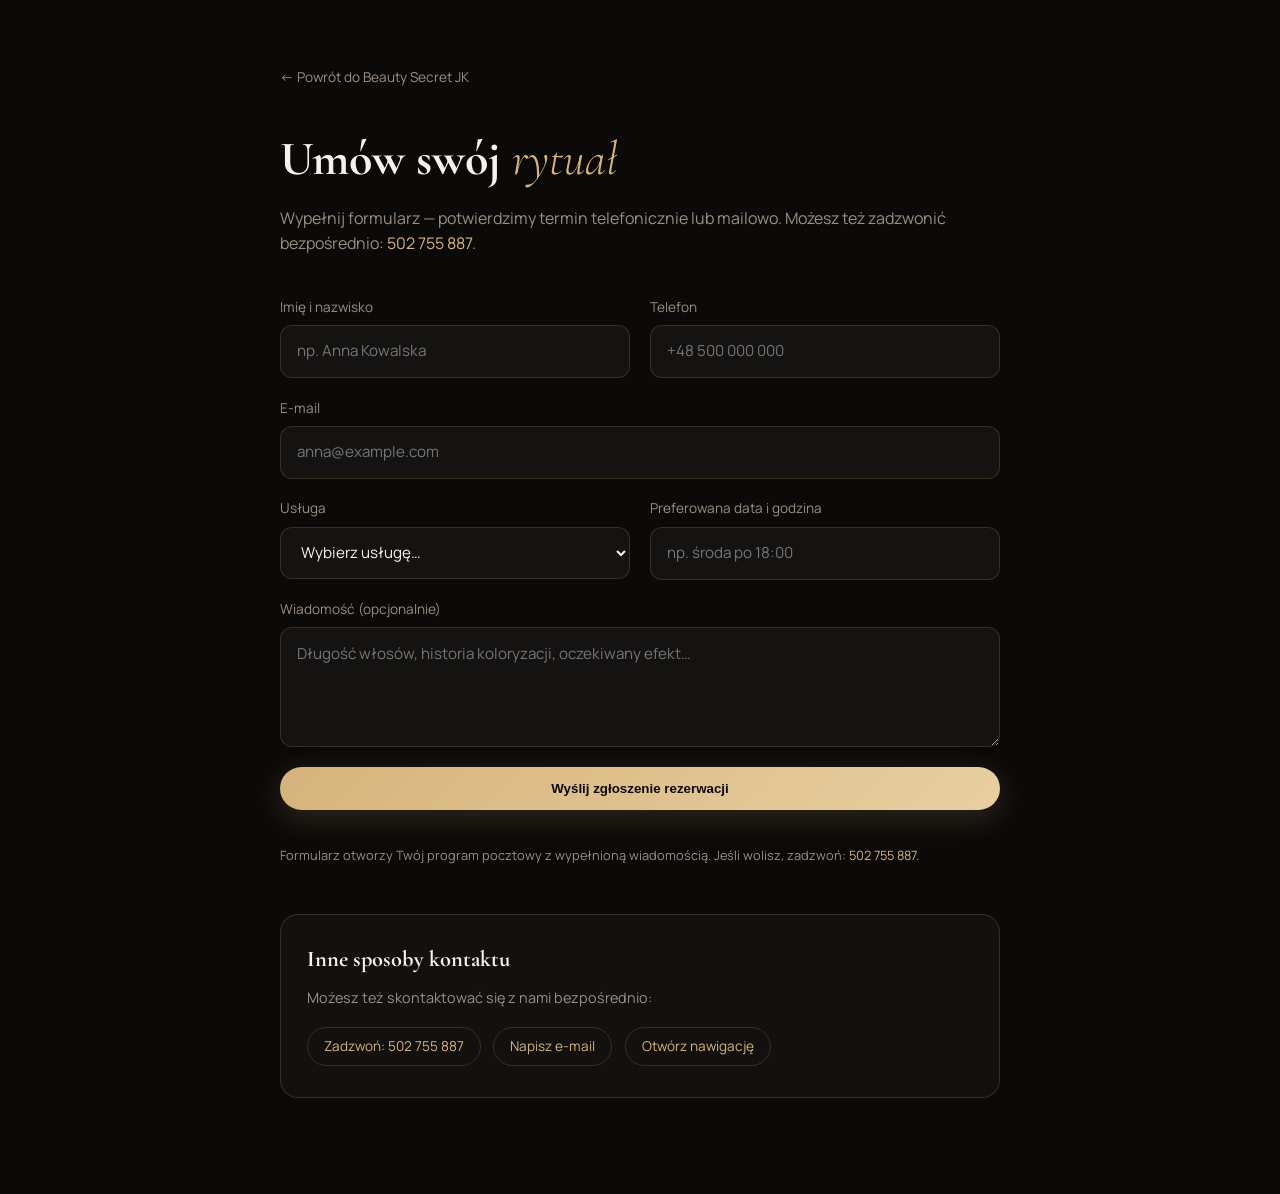
<file: rezerwacja.html>
<!doctype html>
<html lang="pl" data-theme="noir">
<head>
  <meta charset="utf-8">
  <meta name="viewport" content="width=device-width, initial-scale=1, viewport-fit=cover">
  <meta name="theme-color" content="#0c0a09">
  <meta name="description" content="Rezerwacja wizyty w Beauty Secret JK — salon fryzjersko-kosmetyczny w Łodzi. Wyślij formularz, a my potwierdzimy termin.">
  <meta property="og:type" content="website">
  <meta property="og:title" content="Rezerwacja — Beauty Secret JK">
  <meta property="og:description" content="Umów wizytę w Beauty Secret JK. Formularz rezerwacji online.">
  <meta property="og:locale" content="pl_PL">
  <meta property="og:url" content="https://sigmovart-jpg.github.io/beauty-secret-jk/rezerwacja.html">
  <link rel="canonical" href="https://sigmovart-jpg.github.io/beauty-secret-jk/rezerwacja.html">
  <link rel="preconnect" href="https://fonts.googleapis.com">
  <link rel="preconnect" href="https://fonts.gstatic.com" crossorigin>
  <link href="https://fonts.googleapis.com/css2?family=Cormorant+Garamond:ital,wght@0,400;0,500;0,600;1,400;1,500&family=Manrope:wght@400;500;600;700&family=IBM+Plex+Mono:wght@400;500&display=swap" rel="stylesheet">
  <title>Rezerwacja — Beauty Secret JK</title>
  <style>
    :root { --bg:#0c0a09; --bg2:#171311; --text:#f6f1eb; --muted:#9a8f82; --gold:#d6b37c; --border:rgba(214,179,124,.18); --radius:18px; }
    *{box-sizing:border-box;margin:0;padding:0}
    body{font-family:'Manrope',system-ui,sans-serif;background:var(--bg);color:var(--text);line-height:1.6;min-height:100vh;display:flex;flex-direction:column}
    a{color:var(--gold);text-decoration:none}
    .wrap{width:min(720px,92vw);margin:0 auto;padding:4rem 0 6rem}
    .back{display:inline-flex;align-items:center;gap:.5rem;margin-bottom:2rem;font-size:.85rem;color:var(--muted)}
    .back:hover{color:var(--gold)}
    h1{font-family:'Cormorant Garamond',serif;font-size:clamp(2rem,5vw,3rem);margin-bottom:.5rem}
    h1 em{font-style:italic;color:var(--gold);font-weight:300}
    .lead{color:var(--muted);margin-bottom:2.5rem}
    form{display:flex;flex-direction:column;gap:1.2rem}
    label{display:flex;flex-direction:column;gap:.4rem;font-size:.85rem;color:var(--muted)}
    input,select,textarea{padding:.85rem 1rem;border-radius:12px;border:1px solid var(--border);background:rgba(255,255,255,.04);color:var(--text);font:inherit;font-size:.95rem;transition:border-color .3s}
    input:focus,select:focus,textarea:focus{outline:none;border-color:var(--gold)}
    textarea{min-height:120px;resize:vertical}
    .row{display:grid;grid-template-columns:1fr 1fr;gap:1.2rem}
    @media(max-width:640px){.row{grid-template-columns:1fr}}
    .btn{display:inline-flex;align-items:center;justify-content:center;gap:.6rem;padding:.9rem 1.6rem;border-radius:999px;background:linear-gradient(135deg,var(--gold),#e8cfa0);color:#0c0a09;font-weight:600;border:none;cursor:pointer;transition:transform .3s,box-shadow .3s;box-shadow:0 8px 30px rgba(214,179,124,.18)}
    .btn:hover{transform:translateY(-2px);box-shadow:0 12px 40px rgba(214,179,124,.25)}
    .note{font-size:.8rem;color:var(--muted);margin-top:1rem}
    .contact-alt{margin-top:3rem;padding:1.6rem;border:1px solid var(--border);border-radius:var(--radius);background:rgba(255,255,255,.03)}
    .contact-alt h2{font-family:'Cormorant Garamond',serif;font-size:1.4rem;margin-bottom:.6rem}
    .contact-alt p{color:var(--muted);font-size:.9rem;margin-bottom:.8rem}
    .contact-alt a{display:inline-block;margin:.3rem .6rem .3rem 0;padding:.5rem 1rem;border:1px solid var(--border);border-radius:999px;font-size:.85rem;transition:border-color .3s,color .3s}
    .contact-alt a:hover{border-color:var(--gold);color:var(--gold)}
  </style>
</head>
<body>
  <div class="wrap">
    <a class="back" href="/">← Powrót do Beauty Secret JK</a>
    <h1>Umów swój <em>rytuał</em></h1>
    <p class="lead">Wypełnij formularz — potwierdzimy termin telefonicznie lub mailowo. Możesz też zadzwonić bezpośrednio: <a href="tel:+48502755887">502 755 887</a>.</p>
    <form action="mailto:kontakt@beautysecretjk.pl" method="post" enctype="text/plain">
      <div class="row">
        <label>Imię i nazwisko<input type="text" name="imie" required placeholder="np. Anna Kowalska"></label>
        <label>Telefon<input type="tel" name="telefon" required placeholder="+48 500 000 000"></label>
      </div>
      <label>E-mail<input type="email" name="email" placeholder="anna@example.com"></label>
      <div class="row">
        <label>Usługa<select name="usluga" required>
          <option value="">Wybierz usługę…</option>
          <option>Koloryzacja wielowymiarowa</option>
          <option>Strzyżenie i stylizacja</option>
          <option>Keratynowe prostowanie</option>
          <option>Regeneracja i botoks na włosy</option>
          <option>Manicure i pedicure</option>
          <option>Oprawa oka (brwi i rzęsy)</option>
          <option>Konsultacja / diagnoza</option>
        </select></label>
        <label>Preferowana data i godzina<input type="text" name="termin" placeholder="np. środa po 18:00"></label>
      </div>
      <label>Wiadomość (opcjonalnie)<textarea name="wiadomosc" placeholder="Długość włosów, historia koloryzacji, oczekiwany efekt…"></textarea></label>
      <button type="submit" class="btn">Wyślij zgłoszenie rezerwacji</button>
      <p class="note">Formularz otworzy Twój program pocztowy z wypełnioną wiadomością. Jeśli wolisz, zadzwoń: <a href="tel:+48502755887">502 755 887</a>.</p>
    </form>
    <div class="contact-alt">
      <h2>Inne sposoby kontaktu</h2>
      <p>Możesz też skontaktować się z nami bezpośrednio:</p>
      <a href="tel:+48502755887">Zadzwoń: 502 755 887</a>
      <a href="mailto:kontakt@beautysecretjk.pl">Napisz e-mail</a>
      <a href="https://www.google.com/maps/dir/?api=1&destination=R%C4%85bie%C5%84ska+1%2C+94-227+%C5%81%C3%B3d%C5%BA" target="_blank" rel="noopener">Otwórz nawigację</a>
    </div>
  </div>
</body>
</html>
</file>
